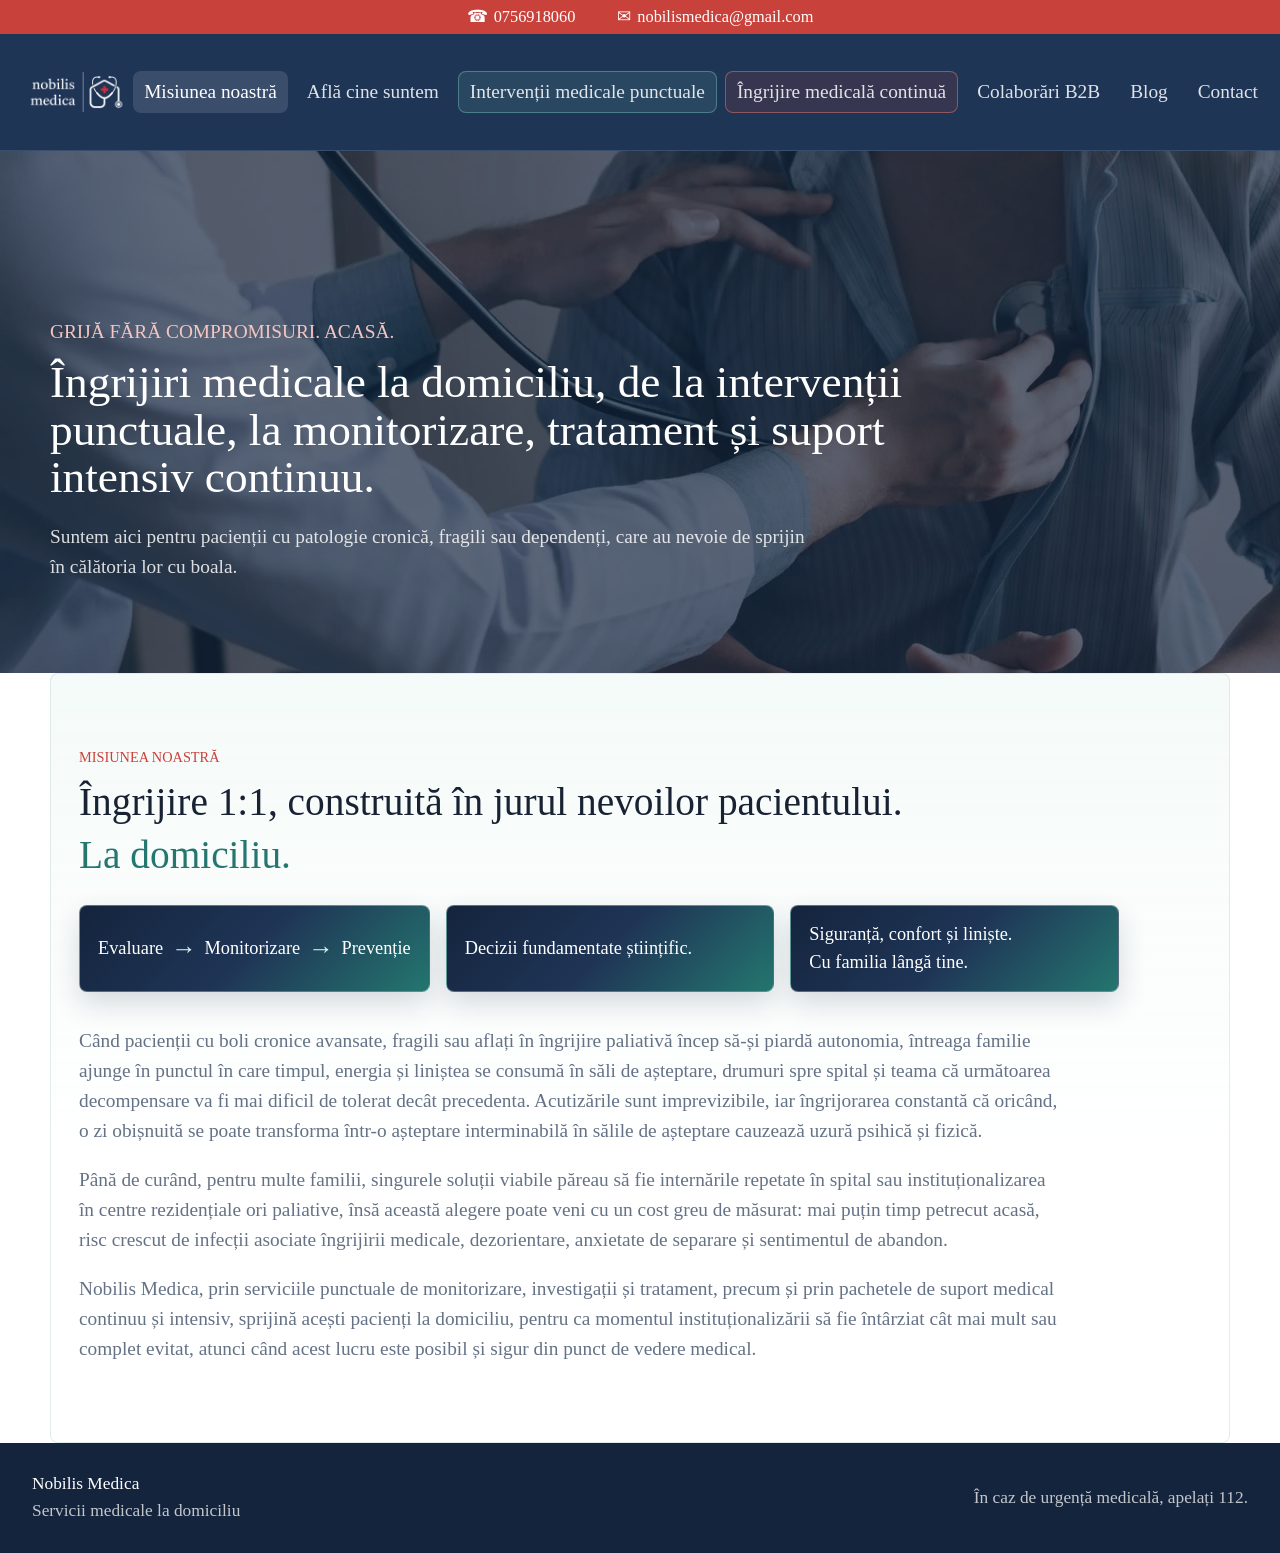
<file: index.html>
<!doctype html>
<html lang="ro">
  <head>
    <meta charset="utf-8" />
    <meta name="viewport" content="width=device-width, initial-scale=1.0" />
    <title>Nobilis Medica | Servicii medicale la domiciliu</title>
    <meta
      name="description"
      content="Nobilis Medica oferă îngrijiri medicale acasă, intervenții punctuale, tratamentul escarelor, protocoale perfuzabile și îngrijire medicală continuă."
    />
    <link rel="stylesheet" href="styles.css?v=20260610-logo-square" />
    <!-- Google Tag Manager -->
    <script async src="https://www.googletagmanager.com/gtm.js?id=GTM-59XRDFZ3"></script>
    <script>
      window.dataLayer = window.dataLayer || [];
      function gtag(){dataLayer.push(arguments);}
      gtag('js', new Date());
    </script>
    <!-- End Google Tag Manager -->
  </head>
  <body data-page="misiune">
    <div class="top-contact-bar" aria-label="Contact rapid">
      <a href="tel:0756918060"><span aria-hidden="true">☎</span> 0756918060</a>
      <a href="mailto:nobilismedica@gmail.com"><span aria-hidden="true">✉</span> nobilismedica@gmail.com</a>
    </div>
    <header class="site-header" data-header>
      <a class="brand" href="index.html" aria-label="Nobilis Medica">
        <img src="assets/nobilis-logo-square.png?v=20260703-logo-transparent" alt="Nobilis Medica" />
        <span>Nobilis Medica</span>
      </a>
      <button class="menu-toggle" type="button" aria-label="Deschide meniul" data-menu-toggle>
        <span></span>
        <span></span>
        <span></span>
      </button>
      <nav class="main-nav" data-nav>
        <a href="index.html">Misiunea noastră</a>
        <a href="cine-suntem.html">Află cine suntem</a>
        <a class="nav-highlight nav-highlight-services" href="interventii-punctuale.html">Intervenții medicale punctuale</a>
        <a class="nav-highlight nav-highlight-care" href="ingrijire-medicala-continua.html">Îngrijire medicală continuă</a>
        <a href="colaborari-b2b.html">Colaborări B2B</a>
        <a href="blog.html">Blog</a>
        <a href="contact.html">Contact</a>
      </nav>
    </header>

    <main>
<section id="misiune" class="page page-active" data-page>
        <section class="page-hero mission-hero">
          <div>
            <p class="eyebrow">Grijă fără compromisuri. Acasă.</p>
            <h1>Îngrijiri medicale la domiciliu, de la intervenții punctuale, la monitorizare, tratament și suport intensiv continuu.</h1>
            <p>
              Suntem aici pentru pacienții cu patologie cronică, fragili sau dependenți, care au nevoie de sprijin în călătoria lor cu boala.
            </p>
          </div>
        </section>
        <section class="section section-intro">
          <div class="section-kicker">Misiunea noastră</div>
          <h2 class="mission-statement">Îngrijire 1:1, construită în jurul nevoilor pacientului. <span>La domiciliu.</span></h2>
          <div class="mission-strip mission-strip-compact">
            <article class="mission-flow">
              <span>Evaluare</span>
              <span class="flow-arrow" aria-hidden="true">→</span>
              <span>Monitorizare</span>
              <span class="flow-arrow" aria-hidden="true">→</span>
              <span>Prevenție</span>
            </article>
            <article>Decizii fundamentate științific.</article>
            <article class="mission-stacked">
              <span>Siguranță, confort și liniște.</span>
              <span>Cu familia lângă tine.</span>
            </article>
          </div>
          <div class="mission-copy stack">
            <p>
              Când pacienții cu boli cronice avansate, fragili sau aflați în îngrijire paliativă încep să-și piardă autonomia,
              întreaga familie ajunge în punctul în care timpul, energia și liniștea se consumă în săli de așteptare, drumuri spre
              spital și teama că următoarea decompensare va fi mai dificil de tolerat decât precedenta. Acutizările sunt imprevizibile,
              iar îngrijorarea constantă că oricând, o zi obișnuită se poate transforma într-o așteptare interminabilă în sălile de
              așteptare cauzează uzură psihică și fizică.
            </p>
            <p>
              Până de curând, pentru multe familii, singurele soluții viabile păreau să fie internările repetate în spital sau
              instituționalizarea în centre rezidențiale ori paliative, însă această alegere poate veni cu un cost greu de măsurat:
              mai puțin timp petrecut acasă, risc crescut de infecții asociate îngrijirii medicale, dezorientare, anxietate de
              separare și sentimentul de abandon.
            </p>
            <p>
              Nobilis Medica, prin serviciile punctuale de monitorizare, investigații și tratament, precum și prin pachetele de suport
              medical continuu și intensiv, sprijină acești pacienți la domiciliu, pentru ca momentul instituționalizării să fie
              întârziat cât mai mult sau complet evitat, atunci când acest lucru este posibil și sigur din punct de vedere medical.
            </p>
          </div>
        </section>
      </section>
    </main>

    <footer class="site-footer">
      <div>
        <strong>Nobilis Medica</strong>
        <span>Servicii medicale la domiciliu</span>
      </div>
      <p>
        În caz de urgență medicală, apelați 112.
      </p>
    </footer>

    <script src="script.js?v=20260624-google-forms"></script>
  </body>
</html>
</file>
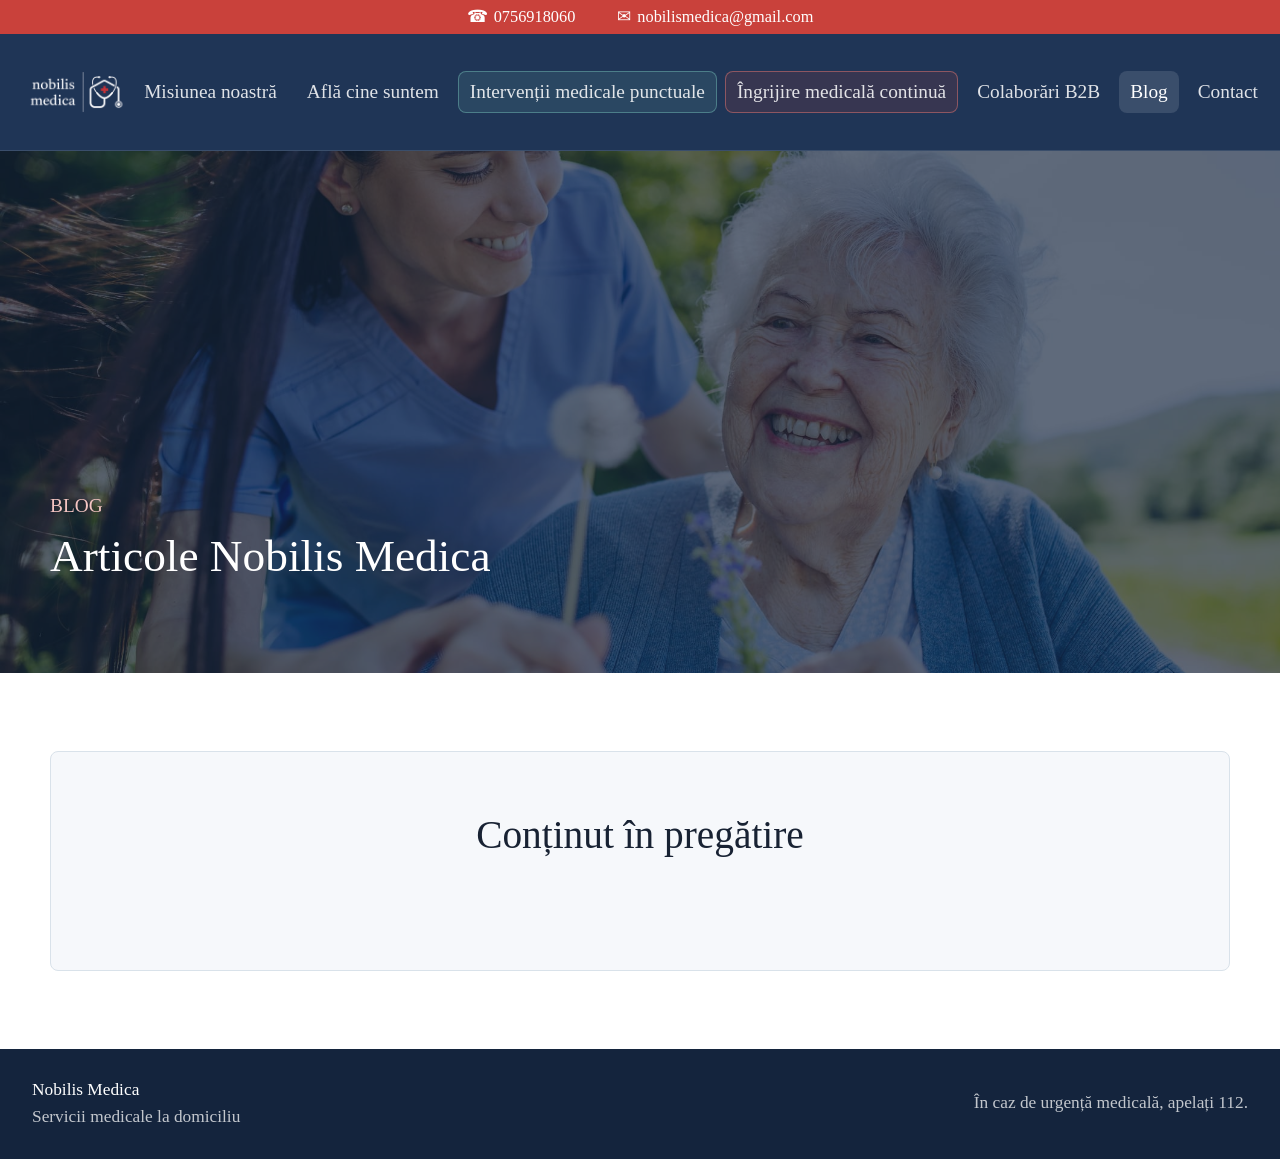
<file: blog.html>
<!doctype html>
<html lang="ro">
  <head>
    <meta charset="utf-8" />
    <meta name="viewport" content="width=device-width, initial-scale=1.0" />
    <title>Nobilis Medica | Servicii medicale la domiciliu</title>
    <meta
      name="description"
      content="Nobilis Medica oferă îngrijiri medicale acasă, intervenții punctuale, tratamentul escarelor, protocoale perfuzabile și îngrijire medicală continuă."
    />
    <link rel="stylesheet" href="styles.css?v=20260610-logo-square" />
    <!-- Google Tag Manager -->
    <script async src="https://www.googletagmanager.com/gtm.js?id=GTM-59XRDFZ3"></script>
    <script>
      window.dataLayer = window.dataLayer || [];
      function gtag(){dataLayer.push(arguments);}
      gtag('js', new Date());
    </script>
    <!-- End Google Tag Manager -->
  </head>
  <body data-page="blog">
    <div class="top-contact-bar" aria-label="Contact rapid">
      <a href="tel:0756918060"><span aria-hidden="true">☎</span> 0756918060</a>
      <a href="mailto:nobilismedica@gmail.com"><span aria-hidden="true">✉</span> nobilismedica@gmail.com</a>
    </div>
    <header class="site-header" data-header>
      <a class="brand" href="index.html" aria-label="Nobilis Medica">
        <img src="assets/nobilis-logo-square.png?v=20260703-logo-transparent" alt="Nobilis Medica" />
        <span>Nobilis Medica</span>
      </a>
      <button class="menu-toggle" type="button" aria-label="Deschide meniul" data-menu-toggle>
        <span></span>
        <span></span>
        <span></span>
      </button>
      <nav class="main-nav" data-nav>
        <a href="index.html">Misiunea noastră</a>
        <a href="cine-suntem.html">Află cine suntem</a>
        <a class="nav-highlight nav-highlight-services" href="interventii-punctuale.html">Intervenții medicale punctuale</a>
        <a class="nav-highlight nav-highlight-care" href="ingrijire-medicala-continua.html">Îngrijire medicală continuă</a>
        <a href="colaborari-b2b.html">Colaborări B2B</a>
        <a href="blog.html">Blog</a>
        <a href="contact.html">Contact</a>
      </nav>
    </header>

    <main>
<section id="blog" class="page page-active" data-page>
        <section class="page-hero blog-hero">
          <div>
            <p class="eyebrow">Blog</p>
            <h1>Articole Nobilis Medica</h1>
          </div>
        </section>
        <section class="section">
          <div class="blog-empty">
            <h2>Conținut în pregătire</h2>
            <p></p>
          </div>
        </section>
      </section>
    </main>

    <footer class="site-footer">
      <div>
        <strong>Nobilis Medica</strong>
        <span>Servicii medicale la domiciliu</span>
      </div>
      <p>
        În caz de urgență medicală, apelați 112.
      </p>
    </footer>

    <script src="script.js?v=20260624-google-forms"></script>
  </body>
</html>
</file>
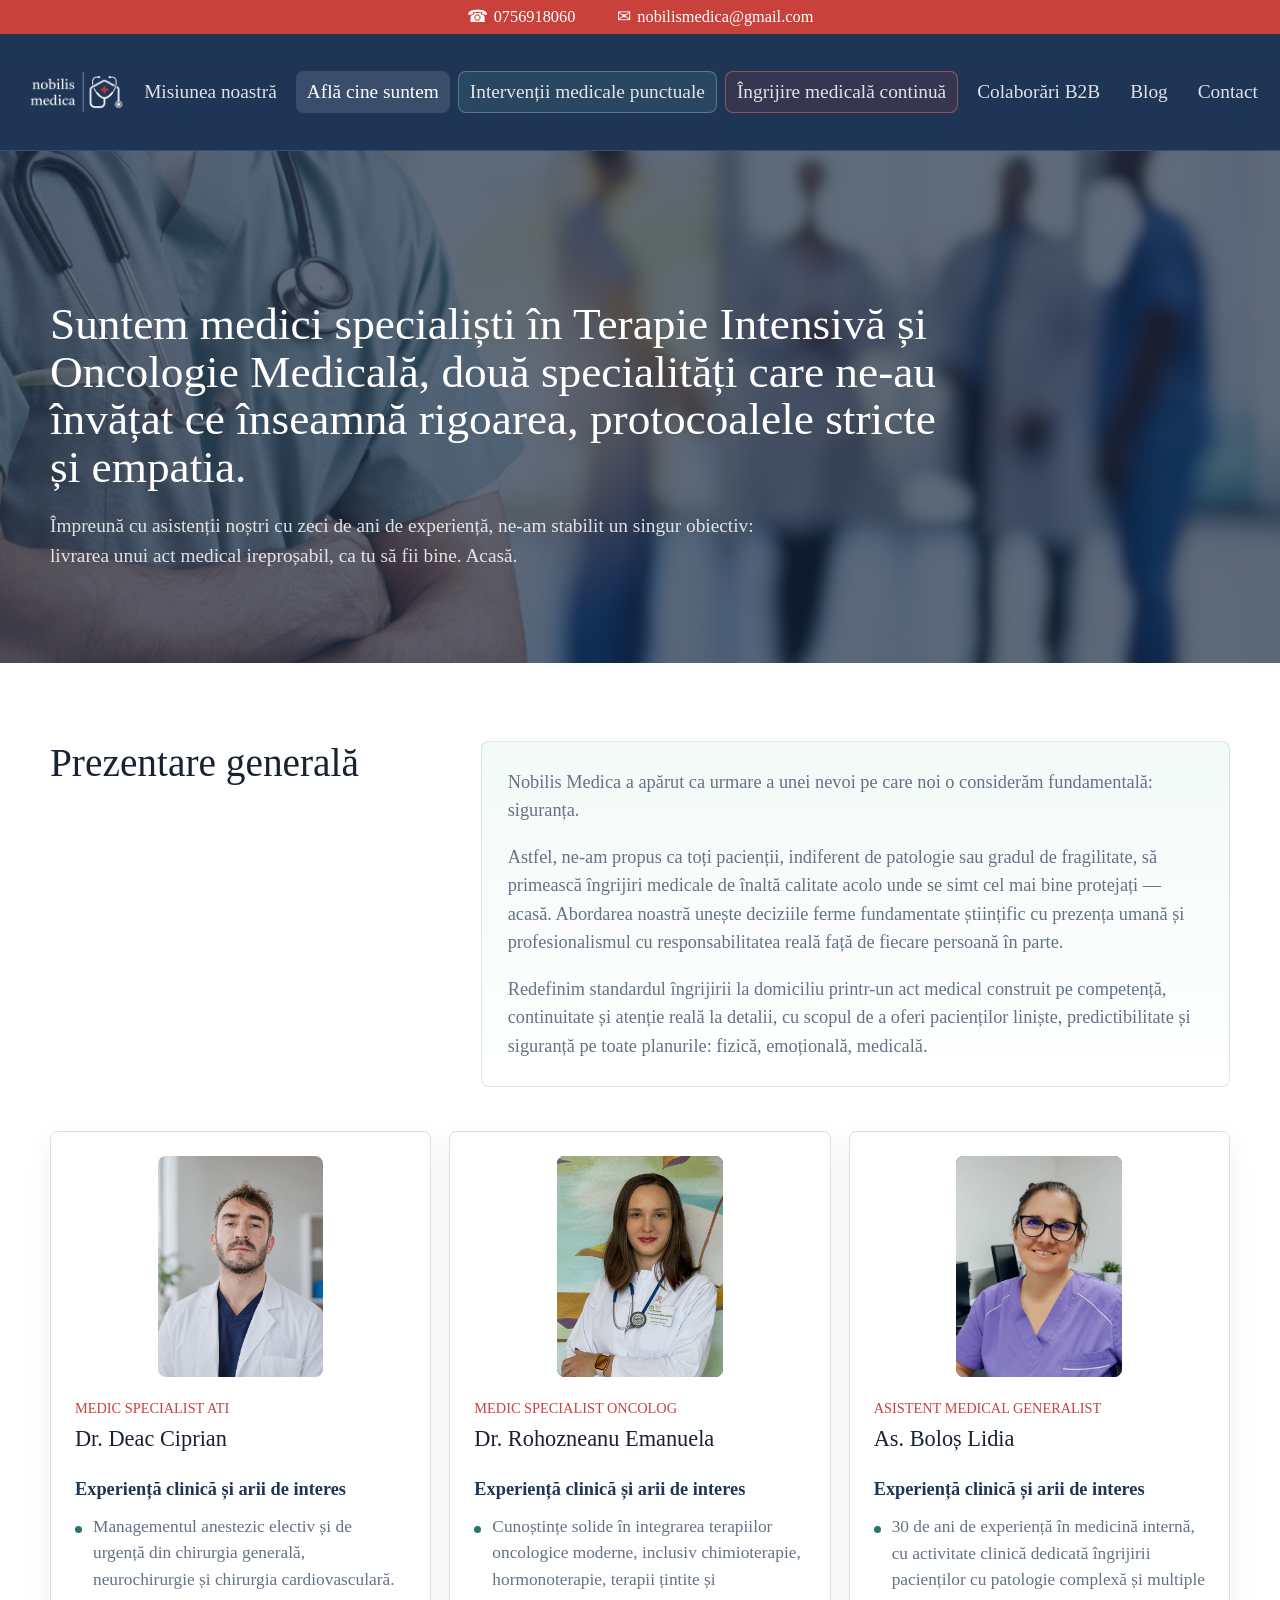
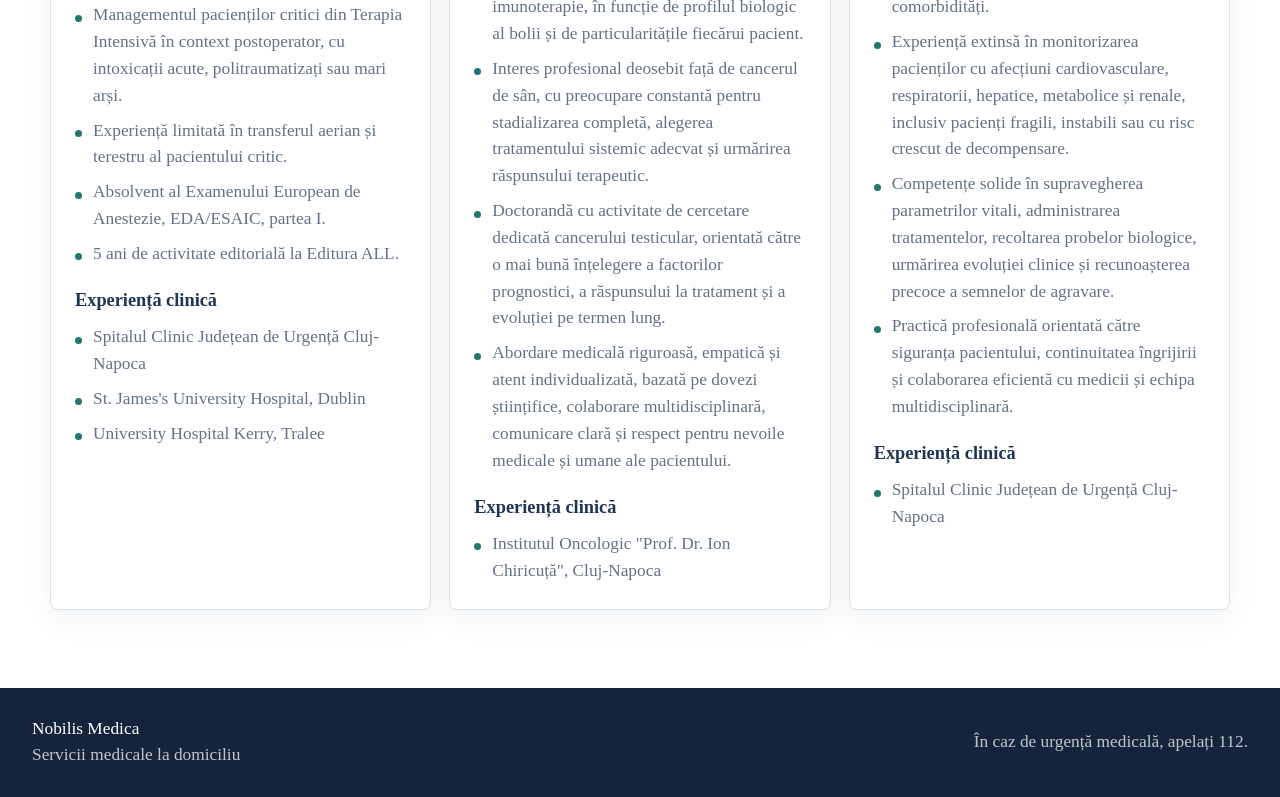
<file: cine-suntem.html>
<!doctype html>
<html lang="ro">
  <head>
    <meta charset="utf-8" />
    <meta name="viewport" content="width=device-width, initial-scale=1.0" />
    <title>Nobilis Medica | Servicii medicale la domiciliu</title>
    <meta
      name="description"
      content="Nobilis Medica oferă îngrijiri medicale acasă, intervenții punctuale, tratamentul escarelor, protocoale perfuzabile și îngrijire medicală continuă."
    />
    <link rel="stylesheet" href="styles.css?v=20260610-logo-square" />
    <!-- Google Tag Manager -->
    <script async src="https://www.googletagmanager.com/gtm.js?id=GTM-59XRDFZ3"></script>
    <script>
      window.dataLayer = window.dataLayer || [];
      function gtag(){dataLayer.push(arguments);}
      gtag('js', new Date());
    </script>
    <!-- End Google Tag Manager -->
  </head>
  <body data-page="cine-suntem">
    <div class="top-contact-bar" aria-label="Contact rapid">
      <a href="tel:0756918060"><span aria-hidden="true">☎</span> 0756918060</a>
      <a href="mailto:nobilismedica@gmail.com"><span aria-hidden="true">✉</span> nobilismedica@gmail.com</a>
    </div>
    <header class="site-header" data-header>
      <a class="brand" href="index.html" aria-label="Nobilis Medica">
        <img src="assets/nobilis-logo-square.png?v=20260703-logo-transparent" alt="Nobilis Medica" />
        <span>Nobilis Medica</span>
      </a>
      <button class="menu-toggle" type="button" aria-label="Deschide meniul" data-menu-toggle>
        <span></span>
        <span></span>
        <span></span>
      </button>
      <nav class="main-nav" data-nav>
        <a href="index.html">Misiunea noastră</a>
        <a href="cine-suntem.html">Află cine suntem</a>
        <a class="nav-highlight nav-highlight-services" href="interventii-punctuale.html">Intervenții medicale punctuale</a>
        <a class="nav-highlight nav-highlight-care" href="ingrijire-medicala-continua.html">Îngrijire medicală continuă</a>
        <a href="colaborari-b2b.html">Colaborări B2B</a>
        <a href="blog.html">Blog</a>
        <a href="contact.html">Contact</a>
      </nav>
    </header>

    <main>
<section id="cine-suntem" class="page page-active" data-page>
        <section class="page-hero compact-hero about-hero">
          <div>
            <h1>Suntem medici specialiști în Terapie Intensivă și Oncologie Medicală, două specialități <span class="nowrap">care ne-au</span> învățat ce înseamnă rigoarea, protocoalele stricte și empatia.</h1>
            <p>
              Împreună cu asistenții noștri cu zeci de ani de experiență, ne-am stabilit un singur obiectiv: livrarea unui act medical
              ireproșabil, ca tu să fii bine. Acasă.
            </p>
          </div>
        </section>
        <section class="section">
          <div class="text-grid about-intro">
            <h2>Prezentare generală</h2>
            <div class="stack">
              <p>
                Nobilis Medica a apărut ca urmare a unei nevoi pe care noi o considerăm fundamentală: <strong>siguranța</strong>.
              </p>
              <p>
                Astfel, ne-am propus ca toți pacienții, indiferent de patologie sau gradul de fragilitate, să primească îngrijiri medicale
                de înaltă calitate acolo unde se simt cel mai bine protejați — acasă. Abordarea noastră unește deciziile ferme fundamentate
                științific cu prezența umană și profesionalismul cu responsabilitatea reală față de fiecare persoană în parte.
              </p>
              <p>
                Redefinim standardul îngrijirii la domiciliu printr-un act medical construit pe competență, continuitate și
                atenție reală la detalii, cu scopul de a oferi pacienților liniște, predictibilitate și siguranță pe toate planurile:
                <strong>fizică, emoțională, medicală</strong>.
              </p>
            </div>
          </div>
          <div class="team-grid">
            <article class="team-card">
              <div class="team-photo-wrap">
                <img class="team-photo deac-photo" src="assets/team-dr-deac-ciprian.png" alt="Dr. Deac Ciprian" />
              </div>
              <div>
                <p class="team-role">Medic specialist ATI</p>
                <h3>Dr. Deac Ciprian</h3>
                <h4>Experiență clinică și arii de interes</h4>
                <ul class="compact-list team-detail-list">
                  <li>Managementul anestezic electiv și de urgență din chirurgia generală, neurochirurgie și chirurgia cardiovasculară.</li>
                  <li>Managementul pacienților critici din Terapia Intensivă în context postoperator, cu intoxicații acute, politraumatizați sau mari arși.</li>
                  <li>Experiență limitată în transferul aerian și terestru al pacientului critic.</li>
                  <li>Absolvent al Examenului European de Anestezie, EDA/ESAIC, partea I.</li>
                  <li>5 ani de activitate editorială la Editura ALL.</li>
                </ul>
                <h4>Experiență clinică</h4>
                <ul class="compact-list team-detail-list">
                  <li>Spitalul Clinic Județean de Urgență Cluj-Napoca</li>
                  <li>St. James's University Hospital, Dublin</li>
                  <li>University Hospital Kerry, Tralee</li>
                </ul>
              </div>
            </article>
            <article class="team-card">
              <div class="team-photo-wrap">
                <img class="team-photo rohozneanu-photo" src="assets/team-dr-rohozneanu-emanuela.png" alt="Dr. Rohozneanu Emanuela" />
              </div>
              <div>
                <p class="team-role">Medic specialist oncolog</p>
                <h3>Dr. Rohozneanu Emanuela</h3>
                <h4>Experiență clinică și arii de interes</h4>
                <ul class="compact-list team-detail-list">
                  <li>Cunoștințe solide în integrarea terapiilor oncologice moderne, inclusiv chimioterapie, hormonoterapie, terapii țintite și imunoterapie, în funcție de profilul biologic al bolii și de particularitățile fiecărui pacient.</li>
                  <li>Interes profesional deosebit față de cancerul de sân, cu preocupare constantă pentru stadializarea completă, alegerea tratamentului sistemic adecvat și urmărirea răspunsului terapeutic.</li>
                  <li>Doctorandă cu activitate de cercetare dedicată cancerului testicular, orientată către o mai bună înțelegere a factorilor prognostici, a răspunsului la tratament și a evoluției pe termen lung.</li>
                  <li>Abordare medicală riguroasă, empatică și atent individualizată, bazată pe dovezi științifice, colaborare multidisciplinară, comunicare clară și respect pentru nevoile medicale și umane ale pacientului.</li>
                </ul>
                <h4>Experiență clinică</h4>
                <ul class="compact-list team-detail-list">
                  <li>Institutul Oncologic "Prof. Dr. Ion Chiricuță", Cluj-Napoca</li>
                </ul>
              </div>
            </article>
            <article class="team-card">
              <div class="team-photo-wrap">
                <img class="team-photo bolos-photo" src="assets/team-as-bolos-lidia.png" alt="As. Boloș Lidia" />
              </div>
              <div>
                <p class="team-role">Asistent medical generalist</p>
                <h3>As. Boloș Lidia</h3>
                <h4>Experiență clinică și arii de interes</h4>
                <ul class="compact-list team-detail-list">
                  <li>30 de ani de experiență în medicină internă, cu activitate clinică dedicată îngrijirii pacienților cu patologie complexă și multiple comorbidități.</li>
                  <li>Experiență extinsă în monitorizarea pacienților cu afecțiuni cardiovasculare, respiratorii, hepatice, metabolice și renale, inclusiv pacienți fragili, instabili sau cu risc crescut de decompensare.</li>
                  <li>Competențe solide în supravegherea parametrilor vitali, administrarea tratamentelor, recoltarea probelor biologice, urmărirea evoluției clinice și recunoașterea precoce a semnelor de agravare.</li>
                  <li>Practică profesională orientată către siguranța pacientului, continuitatea îngrijirii și colaborarea eficientă cu medicii și echipa multidisciplinară.</li>
                </ul>
                <h4>Experiență clinică</h4>
                <ul class="compact-list team-detail-list">
                  <li>Spitalul Clinic Județean de Urgență Cluj-Napoca</li>
                </ul>
              </div>
            </article>
          </div>
        </section>
      </section>
    </main>

    <footer class="site-footer">
      <div>
        <strong>Nobilis Medica</strong>
        <span>Servicii medicale la domiciliu</span>
      </div>
      <p>
        În caz de urgență medicală, apelați 112.
      </p>
    </footer>

    <script src="script.js?v=20260624-google-forms"></script>
  </body>
</html>
</file>
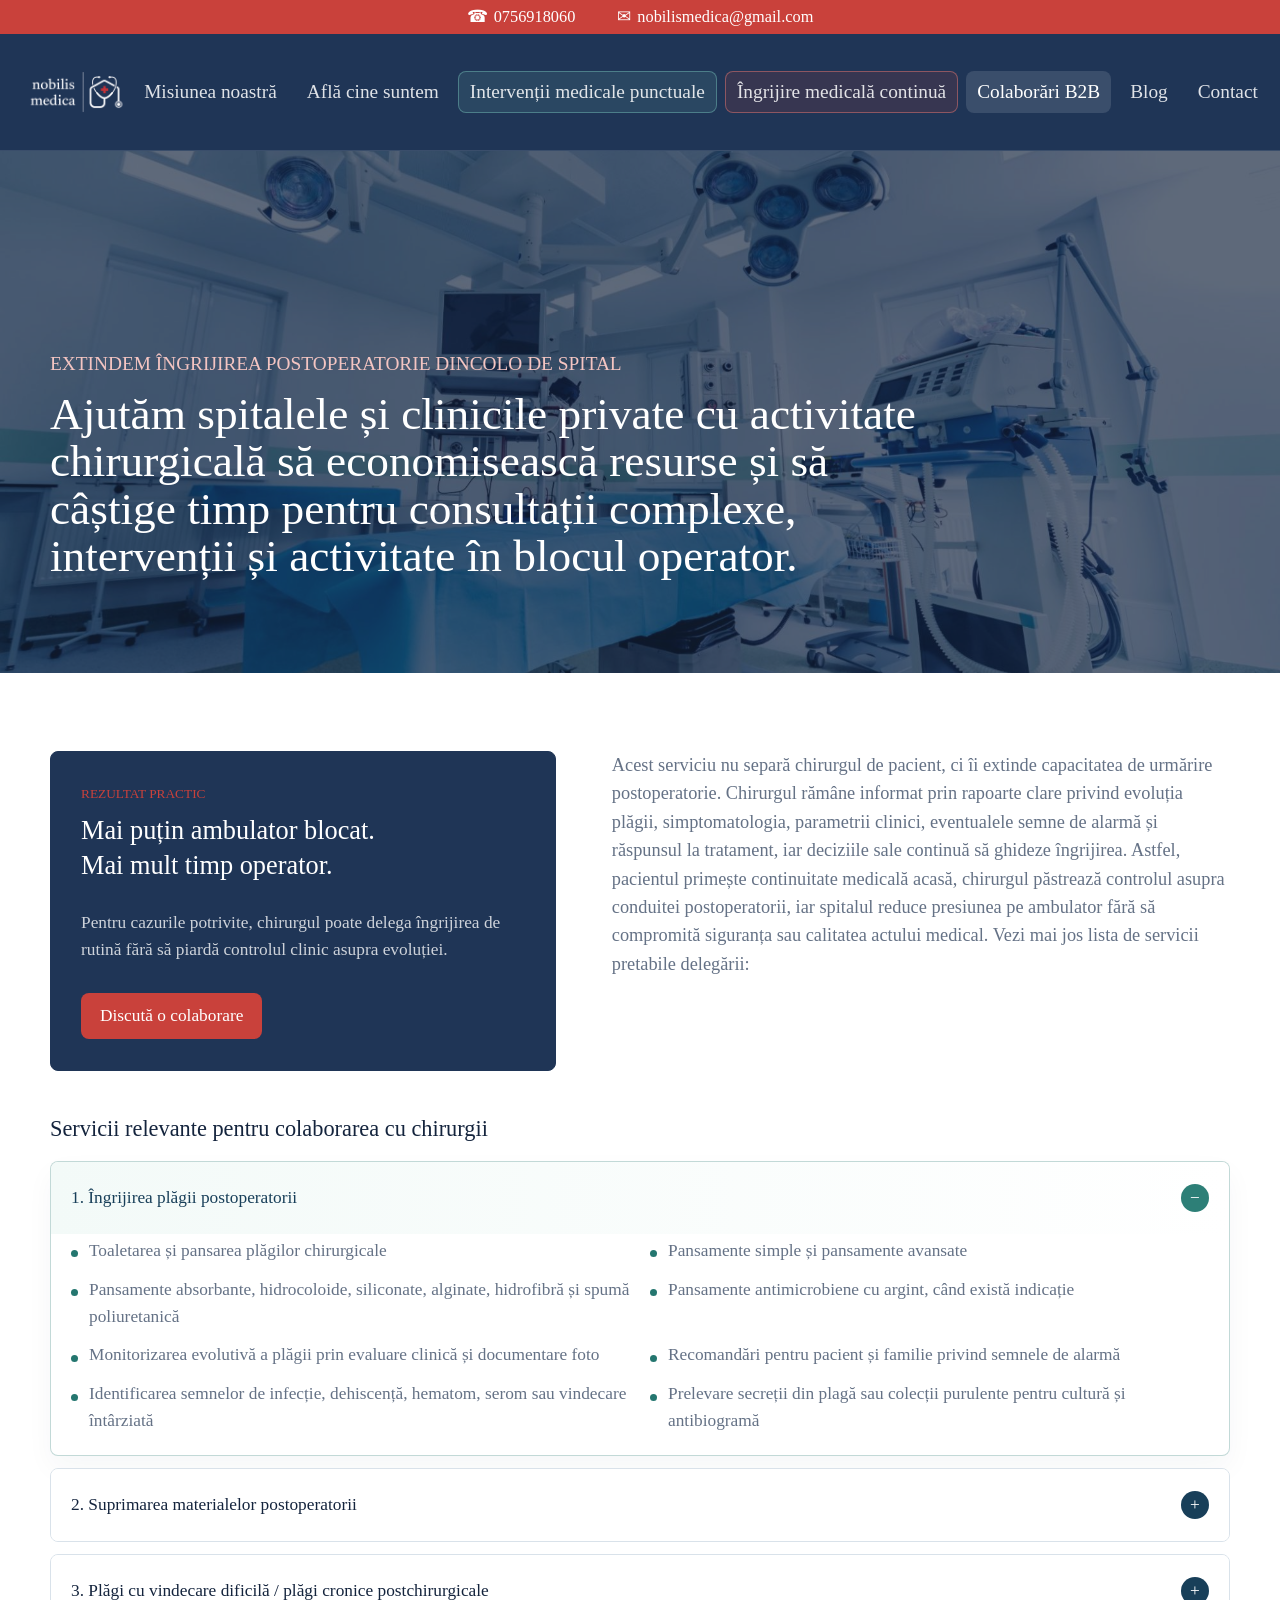
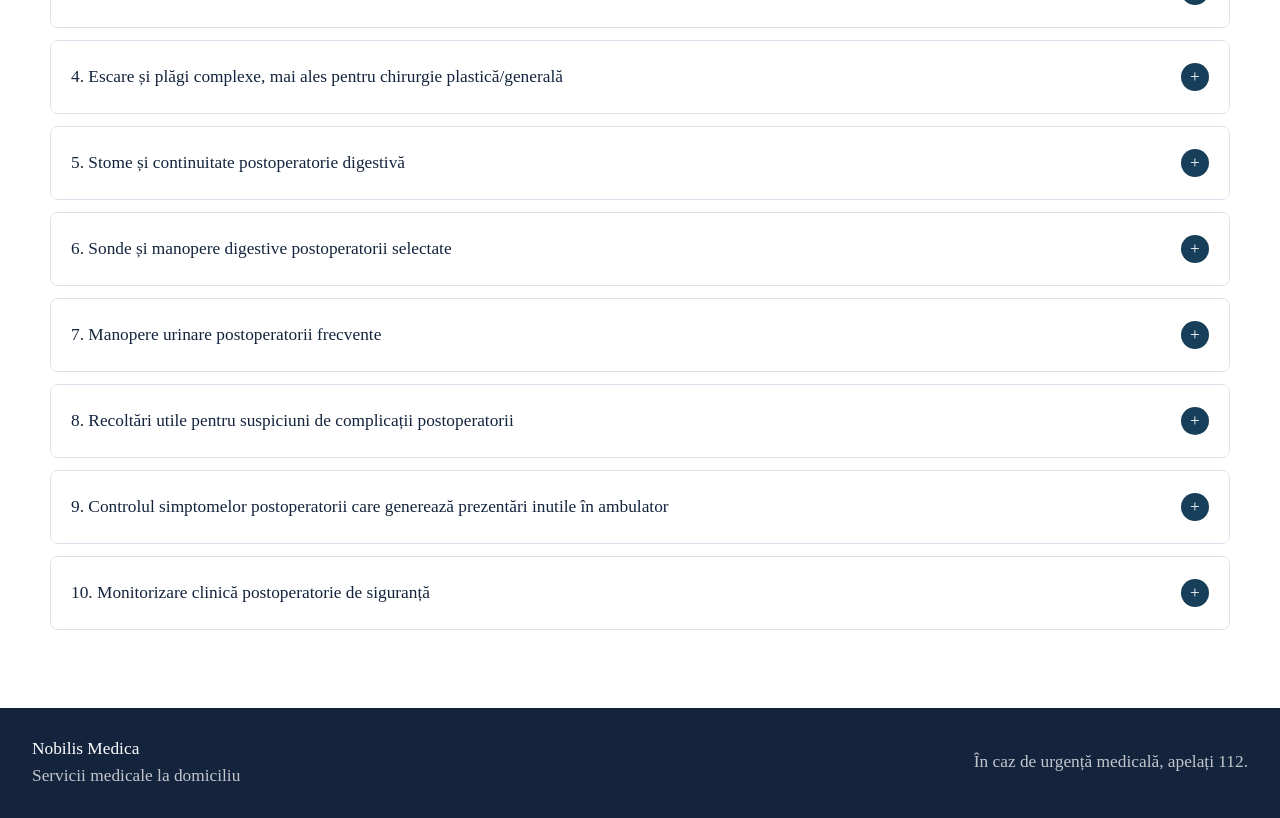
<file: colaborari-b2b.html>
<!doctype html>
<html lang="ro">
  <head>
    <meta charset="utf-8" />
    <meta name="viewport" content="width=device-width, initial-scale=1.0" />
    <title>Nobilis Medica | Servicii medicale la domiciliu</title>
    <meta
      name="description"
      content="Nobilis Medica oferă îngrijiri medicale acasă, intervenții punctuale, tratamentul escarelor, protocoale perfuzabile și îngrijire medicală continuă."
    />
    <link rel="stylesheet" href="styles.css?v=20260610-logo-square" />
    <!-- Google Tag Manager -->
    <script async src="https://www.googletagmanager.com/gtm.js?id=GTM-59XRDFZ3"></script>
    <script>
      window.dataLayer = window.dataLayer || [];
      function gtag(){dataLayer.push(arguments);}
      gtag('js', new Date());
    </script>
    <!-- End Google Tag Manager -->
  </head>
  <body data-page="colaborari">
    <div class="top-contact-bar" aria-label="Contact rapid">
      <a href="tel:0756918060"><span aria-hidden="true">☎</span> 0756918060</a>
      <a href="mailto:nobilismedica@gmail.com"><span aria-hidden="true">✉</span> nobilismedica@gmail.com</a>
    </div>
    <header class="site-header" data-header>
      <a class="brand" href="index.html" aria-label="Nobilis Medica">
        <img src="assets/nobilis-logo-square.png?v=20260703-logo-transparent" alt="Nobilis Medica" />
        <span>Nobilis Medica</span>
      </a>
      <button class="menu-toggle" type="button" aria-label="Deschide meniul" data-menu-toggle>
        <span></span>
        <span></span>
        <span></span>
      </button>
      <nav class="main-nav" data-nav>
        <a href="index.html">Misiunea noastră</a>
        <a href="cine-suntem.html">Află cine suntem</a>
        <a class="nav-highlight nav-highlight-services" href="interventii-punctuale.html">Intervenții medicale punctuale</a>
        <a class="nav-highlight nav-highlight-care" href="ingrijire-medicala-continua.html">Îngrijire medicală continuă</a>
        <a href="colaborari-b2b.html">Colaborări B2B</a>
        <a href="blog.html">Blog</a>
        <a href="contact.html">Contact</a>
      </nav>
    </header>

    <main>
<section id="colaborari" class="page page-active" data-page>
        <section class="page-hero collaborations-hero">
          <div>
            <p class="eyebrow">Extindem îngrijirea postoperatorie dincolo de spital</p>
            <h1>
              Ajutăm spitalele și clinicile private cu activitate chirurgicală să economisească resurse și să câștige timp pentru consultații
              complexe, intervenții și activitate în blocul operator.
            </h1>
          </div>
        </section>
        <section class="section">
          <div class="text-grid">
            <article class="collab-panel collab-panel-lead">
              <span>Rezultat practic</span>
              <h3>Mai puțin ambulator blocat.<br />Mai mult timp operator.</h3>
              <p>
                Pentru cazurile potrivite, chirurgul poate delega îngrijirea de rutină fără să piardă controlul clinic asupra evoluției.
              </p>
              <a class="button button-primary" href="contact.html">Discută o colaborare</a>
            </article>
            <div class="stack">
              <p>
                Acest serviciu nu separă chirurgul de pacient, ci îi extinde capacitatea de urmărire postoperatorie. Chirurgul rămâne informat
                prin rapoarte clare privind evoluția plăgii, simptomatologia, parametrii clinici, eventualele semne de alarmă și răspunsul la
                tratament, iar deciziile sale continuă să ghideze îngrijirea. Astfel, pacientul primește continuitate medicală acasă, chirurgul
                păstrează controlul asupra conduitei postoperatorii, iar spitalul reduce presiunea pe ambulator fără să compromită siguranța sau
                calitatea actului medical. Vezi mai jos lista de servicii pretabile delegării:
              </p>
            </div>
          </div>
          <div class="collab-services">
            <h3>Servicii relevante pentru colaborarea cu chirurgii</h3>
            <div class="accordion-list collab-service-accordion" data-accordion>
              <article class="accordion-item open">
                <button type="button" aria-expanded="true">1. Îngrijirea plăgii postoperatorii</button>
                <div class="accordion-panel">
                  <ul class="check-list">
                    <li>Toaletarea și pansarea plăgilor chirurgicale</li>
                    <li>Pansamente simple și pansamente avansate</li>
                    <li>Pansamente absorbante, hidrocoloide, siliconate, alginate, hidrofibră și spumă poliuretanică</li>
                    <li>Pansamente antimicrobiene cu argint, când există indicație</li>
                    <li>Monitorizarea evolutivă a plăgii prin evaluare clinică și documentare foto</li>
                    <li>Recomandări pentru pacient și familie privind semnele de alarmă</li>
                    <li>Identificarea semnelor de infecție, dehiscență, hematom, serom sau vindecare întârziată</li>
                    <li>Prelevare secreții din plagă sau colecții purulente pentru cultură și antibiogramă</li>
                  </ul>
                </div>
              </article>

              <article class="accordion-item">
                <button type="button" aria-expanded="false">2. Suprimarea materialelor postoperatorii</button>
                <div class="accordion-panel">
                  <ul class="check-list">
                    <li>Extragerea firelor de sutură, a capselor și a broșelor Kirschner, atunci când este indicată de chirurg și tehnic fezabilă la domiciliu</li>
                  </ul>
                </div>
              </article>

              <article class="accordion-item">
                <button type="button" aria-expanded="false">3. Plăgi cu vindecare dificilă / plăgi cronice postchirurgicale</button>
                <div class="accordion-panel">
                  <ul class="check-list">
                    <li>Îngrijirea plăgilor infectate sau cu vindecare întârziată</li>
                    <li>Îngrijirea ulcerelor varicoase, acolo unde există indicație chirurgicală sau vasculară</li>
                    <li>Debridare conservatoare, când este potrivită</li>
                    <li>Evaluare pentru terapie cu presiune negativă / NPWT</li>
                    <li>Montare și schimbare pansament NPWT pentru plăgi profunde, cavitare sau exsudative</li>
                    <li>Monitorizare evolutivă și criterii clare de escaladare către chirurg sau spital</li>
                  </ul>
                </div>
              </article>

              <article class="accordion-item">
                <button type="button" aria-expanded="false">4. Escare și plăgi complexe, mai ales pentru chirurgie plastică/generală</button>
                <div class="accordion-panel">
                  <ul class="check-list">
                    <li>Evaluare medicală inițială escară + plan scris</li>
                    <li>Stadializarea escarelor</li>
                    <li>Măsurarea dimensiunilor și evaluarea profunzimii</li>
                    <li>Evaluarea necrozei, fibrinei, țesutului de granulație și exsudatului</li>
                    <li>Evaluarea durerii și a semnelor de infecție locală sau sistemică</li>
                    <li>Stabilirea frecvenței pansamentelor</li>
                    <li>Tratament escare grad 1–4</li>
                    <li>Pansamente simple sau complexe pentru escare</li>
                    <li>Pansamente cu argint pentru escare cu risc infecțios</li>
                    <li>NPWT pentru escare grad 3–4, în cazuri selectate</li>
                    <li>Monitorizare foto și raportare către chirurg</li>
                  </ul>
                </div>
              </article>

              <article class="accordion-item">
                <button type="button" aria-expanded="false">5. Stome și continuitate postoperatorie digestivă</button>
                <div class="accordion-panel">
                  <ul class="check-list">
                    <li>Toaletare aseptică și schimbarea pungii de colostomă</li>
                    <li>Verificarea permeabilității colostomei</li>
                    <li>Educația pacientului și familiei privind îngrijirea stomei</li>
                    <li>Identificarea semnelor de alarmă: ischemie, retracție, sângerare, iritație severă, lipsa tranzitului, durere sau secreții anormale</li>
                  </ul>
                </div>
              </article>

              <article class="accordion-item">
                <button type="button" aria-expanded="false">6. Sonde și manopere digestive postoperatorii selectate</button>
                <div class="accordion-panel">
                  <ul class="check-list">
                    <li>Montare sondă nazo-gastrică, dacă există indicație clară</li>
                    <li>Lavaj sondă nazo-gastrică</li>
                    <li>Clismă / microclismă</li>
                    <li>Extragere fecalom</li>
                    <li>Tușeu rectal în scop diagnostic, în contexte selectate</li>
                    <li>Evaluarea semnelor de alarmă digestive care impun contactarea chirurgului</li>
                  </ul>
                </div>
              </article>

              <article class="accordion-item">
                <button type="button" aria-expanded="false">7. Manopere urinare postoperatorii frecvente</button>
                <div class="accordion-panel">
                  <ul class="check-list">
                    <li>Sondaj vezical la bărbat și la femeie</li>
                    <li>Suprimarea sondei urinare și schimbarea pungii urinare</li>
                    <li>Lavaj vezical</li>
                    <li>Managementul retenției urinare: ecografie, montare sondă, monitorizare diureză</li>
                    <li>Prelevare urină pentru urocultură și transport la laborator</li>
                  </ul>
                </div>
              </article>

              <article class="accordion-item">
                <button type="button" aria-expanded="false">8. Recoltări utile pentru suspiciuni de complicații postoperatorii</button>
                <div class="accordion-panel">
                  <ul class="check-list">
                    <li>Prelevare secreții din plăgi / colecții purulente pentru cultură și antibiogramă</li>
                    <li>Prelevare urină pentru urocultură</li>
                    <li>Prelevare materii fecale pentru coprocultură, dacă există context digestiv relevant</li>
                    <li>Dozare toxine A/B pentru Clostridium difficile, mai ales după antibioticoterapie</li>
                    <li>Transportul probelor la laborator</li>
                    <li>Comunicarea rezultatelor către chirurg și pacient</li>
                  </ul>
                </div>
              </article>

              <article class="accordion-item">
                <button type="button" aria-expanded="false">9. Controlul simptomelor postoperatorii care generează prezentări inutile în ambulator</button>
                <div class="accordion-panel">
                  <ul class="check-list">
                    <li>Controlul durerii postoperatorii ușoare–moderate</li>
                    <li>Controlul durerii moderate sau intense, cu monitorizare atentă</li>
                    <li>Tratament antispastic pentru colici, contracturi sau dureri cu componentă spastică</li>
                    <li>Monitorizarea eficienței analgeziei și a toleranței digestive, renale și cardiovasculare</li>
                    <li>Controlul grețurilor și vărsăturilor postoperatorii</li>
                    <li>Suport în caz de aport oral redus și prevenirea deshidratării</li>
                    <li>Identificarea semnelor de alarmă care impun reevaluare chirurgicală</li>
                  </ul>
                </div>
              </article>

              <article class="accordion-item">
                <button type="button" aria-expanded="false">10. Monitorizare clinică postoperatorie de siguranță</button>
                <div class="accordion-panel">
                  <ul class="check-list">
                    <li>Evaluarea parametrilor respiratori: auscultație, inspecție, palpare, pulsoximetrie</li>
                    <li>Evaluarea parametrilor hemodinamici: puls, tensiune arterială, perfuzie periferică, timp de reumplere capilară</li>
                    <li>Evaluarea statusului volemic, când este relevant</li>
                    <li>Interpretarea analizelor de sânge în context postoperator</li>
                    <li>Monitorizarea toleranței la tratamente injectabile sau perfuzabile</li>
                    <li>Documentarea actului medical și transmiterea unui raport către chirurg</li>
                  </ul>
                </div>
              </article>
            </div>
          </div>
        </section>
      </section>
    </main>

    <footer class="site-footer">
      <div>
        <strong>Nobilis Medica</strong>
        <span>Servicii medicale la domiciliu</span>
      </div>
      <p>
        În caz de urgență medicală, apelați 112.
      </p>
    </footer>

    <script src="script.js?v=20260624-google-forms"></script>
  </body>
</html>
</file>
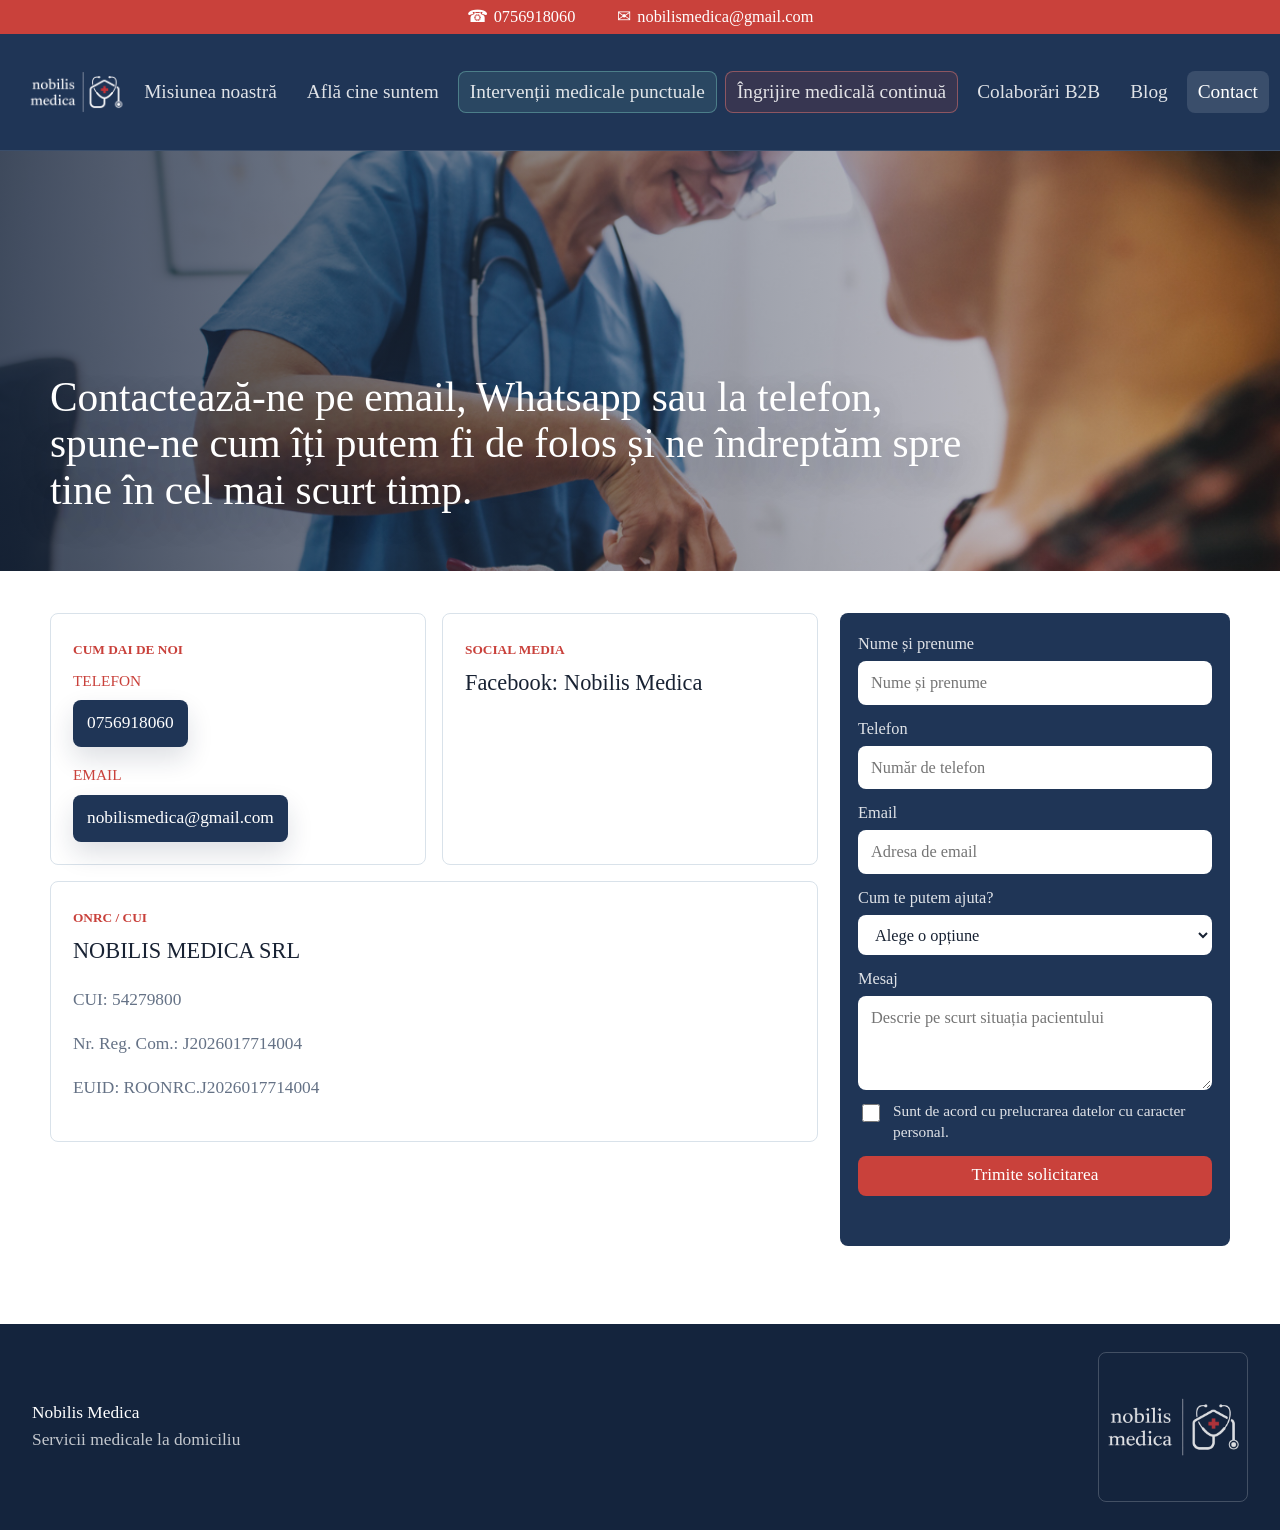
<file: contact.html>
<!doctype html>
<html lang="ro">
  <head>
    <meta charset="utf-8" />
    <meta name="viewport" content="width=device-width, initial-scale=1.0" />
    <title>Nobilis Medica | Servicii medicale la domiciliu</title>
    <meta
      name="description"
      content="Nobilis Medica oferă îngrijiri medicale acasă, intervenții punctuale, tratamentul escarelor, protocoale perfuzabile și îngrijire medicală continuă."
    />
    <link rel="stylesheet" href="styles.css?v=20260610-logo-square" />
    <!-- Google Tag Manager -->
    <script async src="https://www.googletagmanager.com/gtm.js?id=GTM-59XRDFZ3"></script>
    <script>
      window.dataLayer = window.dataLayer || [];
      function gtag(){dataLayer.push(arguments);}
      gtag('js', new Date());
    </script>
    <!-- End Google Tag Manager -->
  </head>
  <body data-page="contact">
    <div class="top-contact-bar" aria-label="Contact rapid">
      <a href="tel:0756918060"><span aria-hidden="true">☎</span> 0756918060</a>
      <a href="mailto:nobilismedica@gmail.com"><span aria-hidden="true">✉</span> nobilismedica@gmail.com</a>
    </div>
    <header class="site-header" data-header>
      <a class="brand" href="index.html" aria-label="Nobilis Medica">
        <img src="assets/nobilis-logo-square.png?v=20260703-logo-transparent" alt="Nobilis Medica" />
        <span>Nobilis Medica</span>
      </a>
      <button class="menu-toggle" type="button" aria-label="Deschide meniul" data-menu-toggle>
        <span></span>
        <span></span>
        <span></span>
      </button>
      <nav class="main-nav" data-nav>
        <a href="index.html">Misiunea noastră</a>
        <a href="cine-suntem.html">Află cine suntem</a>
        <a class="nav-highlight nav-highlight-services" href="interventii-punctuale.html">Intervenții medicale punctuale</a>
        <a class="nav-highlight nav-highlight-care" href="ingrijire-medicala-continua.html">Îngrijire medicală continuă</a>
        <a href="colaborari-b2b.html">Colaborări B2B</a>
        <a href="blog.html">Blog</a>
        <a href="contact.html">Contact</a>
      </nav>
    </header>

    <main>
<section id="contact" class="page page-active" data-page>
        <section class="contact-image-header" aria-label="Consult medical la domiciliu">
          <div>
            <h1>Contactează-ne pe email, Whatsapp sau la telefon, spune-ne cum îți putem fi de folos și ne îndreptăm spre tine în cel mai scurt timp.</h1>
          </div>
        </section>
        <section class="section contact-section">
          <div class="contact-grid">
            <article>
              <span>Cum dai de noi</span>
              <div class="contact-methods">
                <div class="contact-method">
                  <span class="contact-method-label">Telefon</span>
                  <a class="contact-box" href="tel:0756918060">0756918060</a>
                </div>
                <div class="contact-method">
                  <span class="contact-method-label">Email</span>
                  <a class="contact-box" href="mailto:nobilismedica@gmail.com">nobilismedica@gmail.com</a>
                </div>
              </div>
            </article>
            <article>
              <span>Social media</span>
              <h3 class="social-link-line">
                Facebook: <a href="https://www.facebook.com/profile.php?id=61590558777766" target="_blank" rel="noopener">Nobilis Medica</a>
              </h3>
            </article>
            <article class="contact-onrc">
              <span>ONRC / CUI</span>
              <h3>NOBILIS MEDICA SRL</h3>
              <p>CUI: 54279800</p>
              <p>Nr. Reg. Com.: J2026017714004</p>
              <p>EUID: ROONRC.J2026017714004</p>
            </article>
          </div>
          <form
            class="contact-form"
            data-contact-form
            data-google-form-action="https://docs.google.com/forms/d/e/1FAIpQLSdWXkFa8fqpkzXIzU4iw-j_RhOXXZUEmPIiw8gfAqS6ipThfg/formResponse"
            aria-label="Formular de contact"
          >
            <label>
              Nume și prenume
              <input type="text" name="Nume și prenume" placeholder="Nume și prenume" required />
            </label>
            <label>
              Telefon
              <input type="tel" name="Telefon" placeholder="Număr de telefon" required />
            </label>
            <label>
              Email
              <input type="email" name="Email" placeholder="Adresa de email" required />
            </label>
            <label>
              Cum te putem ajuta?
              <select name="Cum te putem ajuta?" required>
                <option value="" selected disabled>Alege o opțiune</option>
                <option>Evaluare inițială</option>
                <option>Servicii medicale punctuale</option>
                <option>Îngrijire medicală continuă</option>
                <option>Colaborare B2B</option>
                <option>Altă solicitare</option>
              </select>
            </label>
            <label>
              Mesaj
              <textarea rows="3" name="Mesaj" placeholder="Descrie pe scurt situația pacientului" required></textarea>
            </label>
            <label class="contact-consent">
              <input type="checkbox" name="Acord prelucrare date" value="Da" required />
              <span>Sunt de acord cu prelucrarea datelor cu caracter personal.</span>
            </label>
            <button class="button button-primary" type="submit">Trimite solicitarea</button>
            <p class="form-status" data-form-status aria-live="polite"></p>
          </form>
        </section>
      </section>
    </main>

    <footer class="site-footer">
      <div>
        <strong>Nobilis Medica</strong>
        <span>Servicii medicale la domiciliu</span>
      </div>
      <img class="footer-logo" src="assets/nobilis-logo-footer.png?v=20260703-logo-transparent" alt="Nobilis Medica" />
    </footer>

    <script src="script.js?v=20260624-google-forms"></script>
  </body>
</html>
</file>
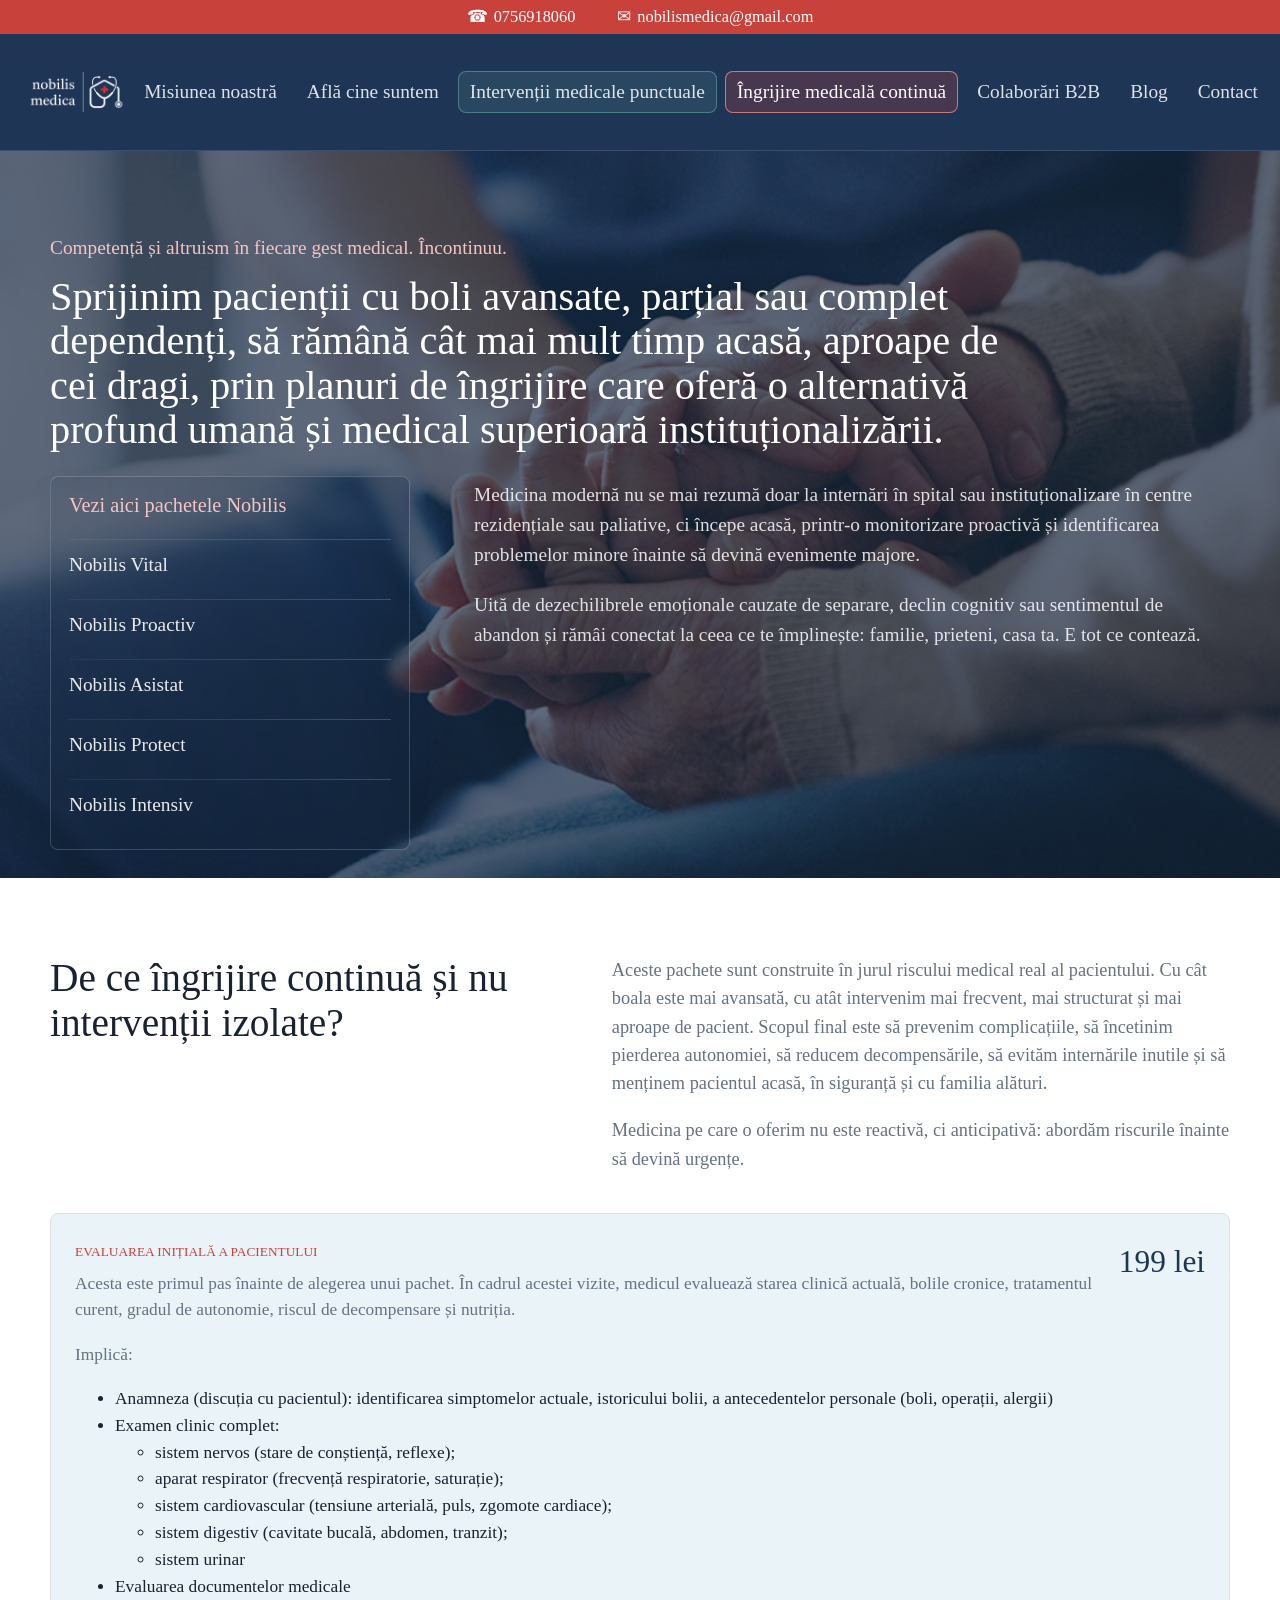
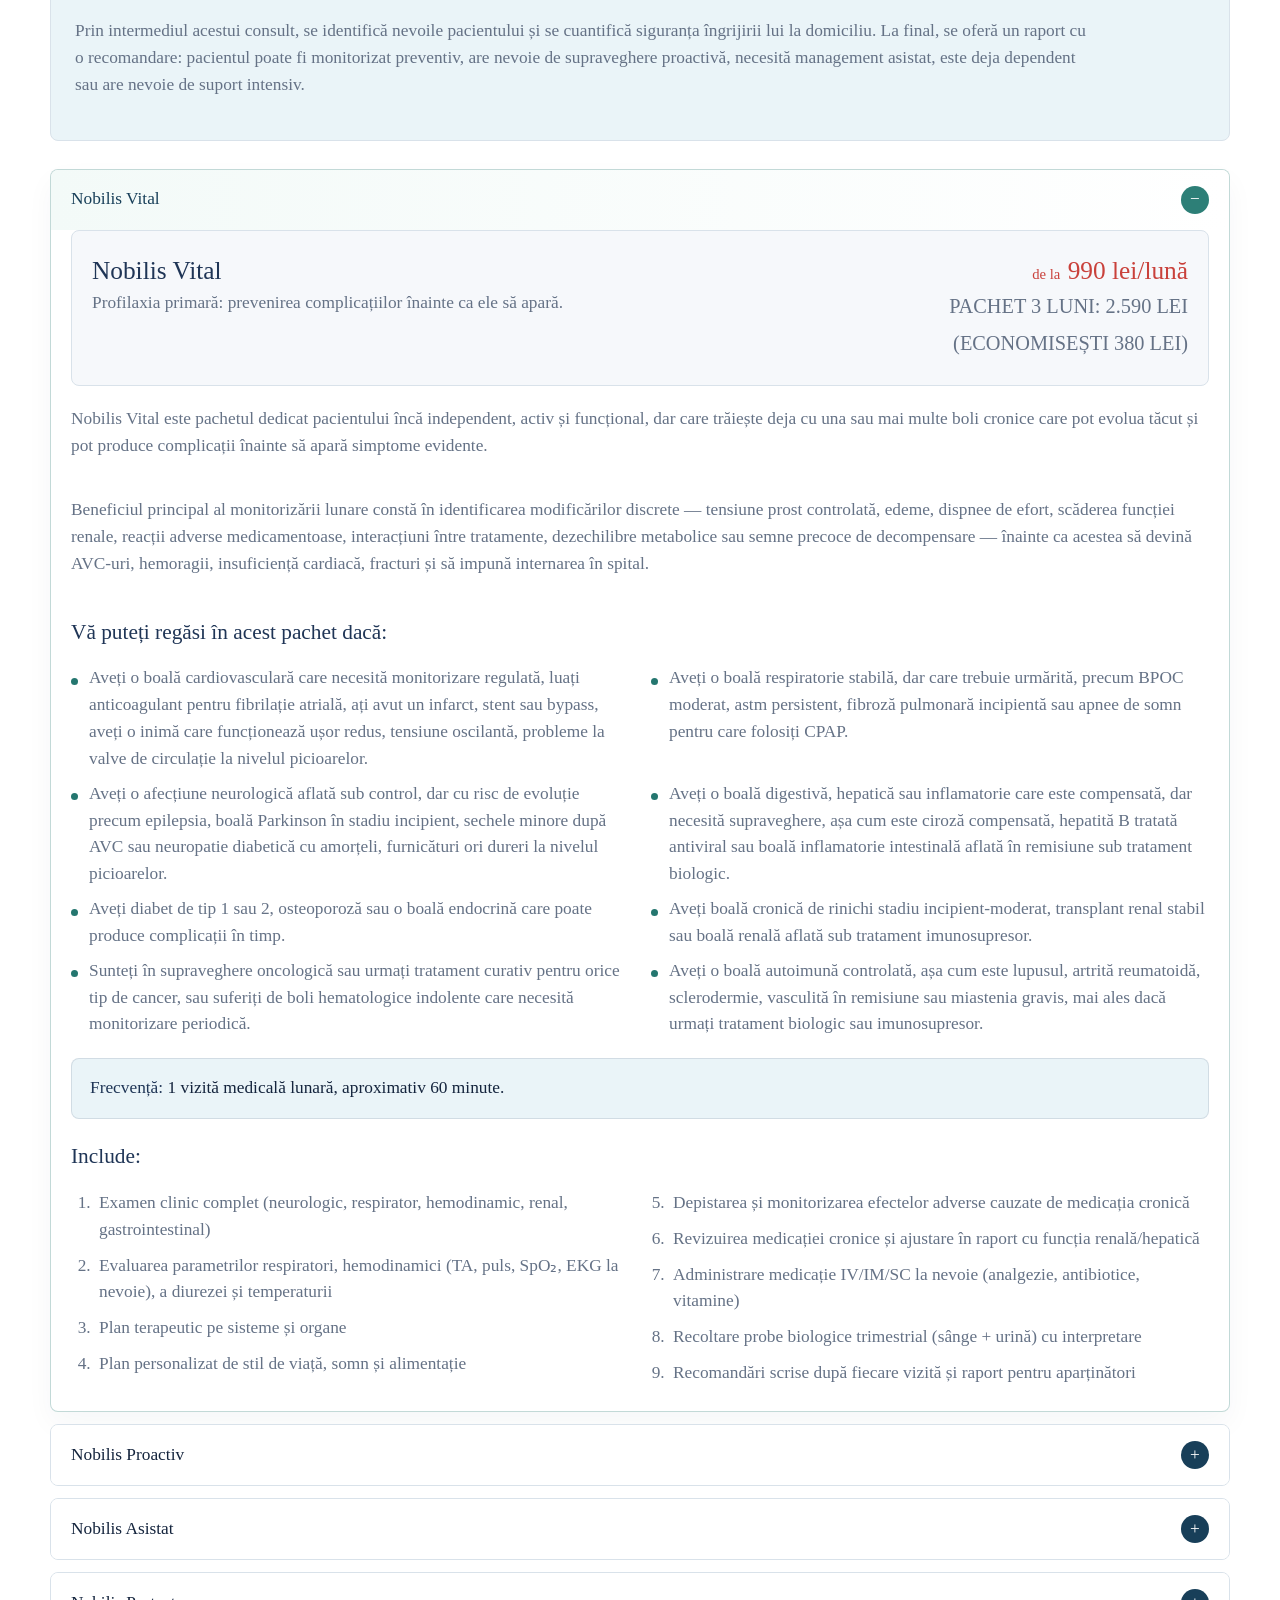
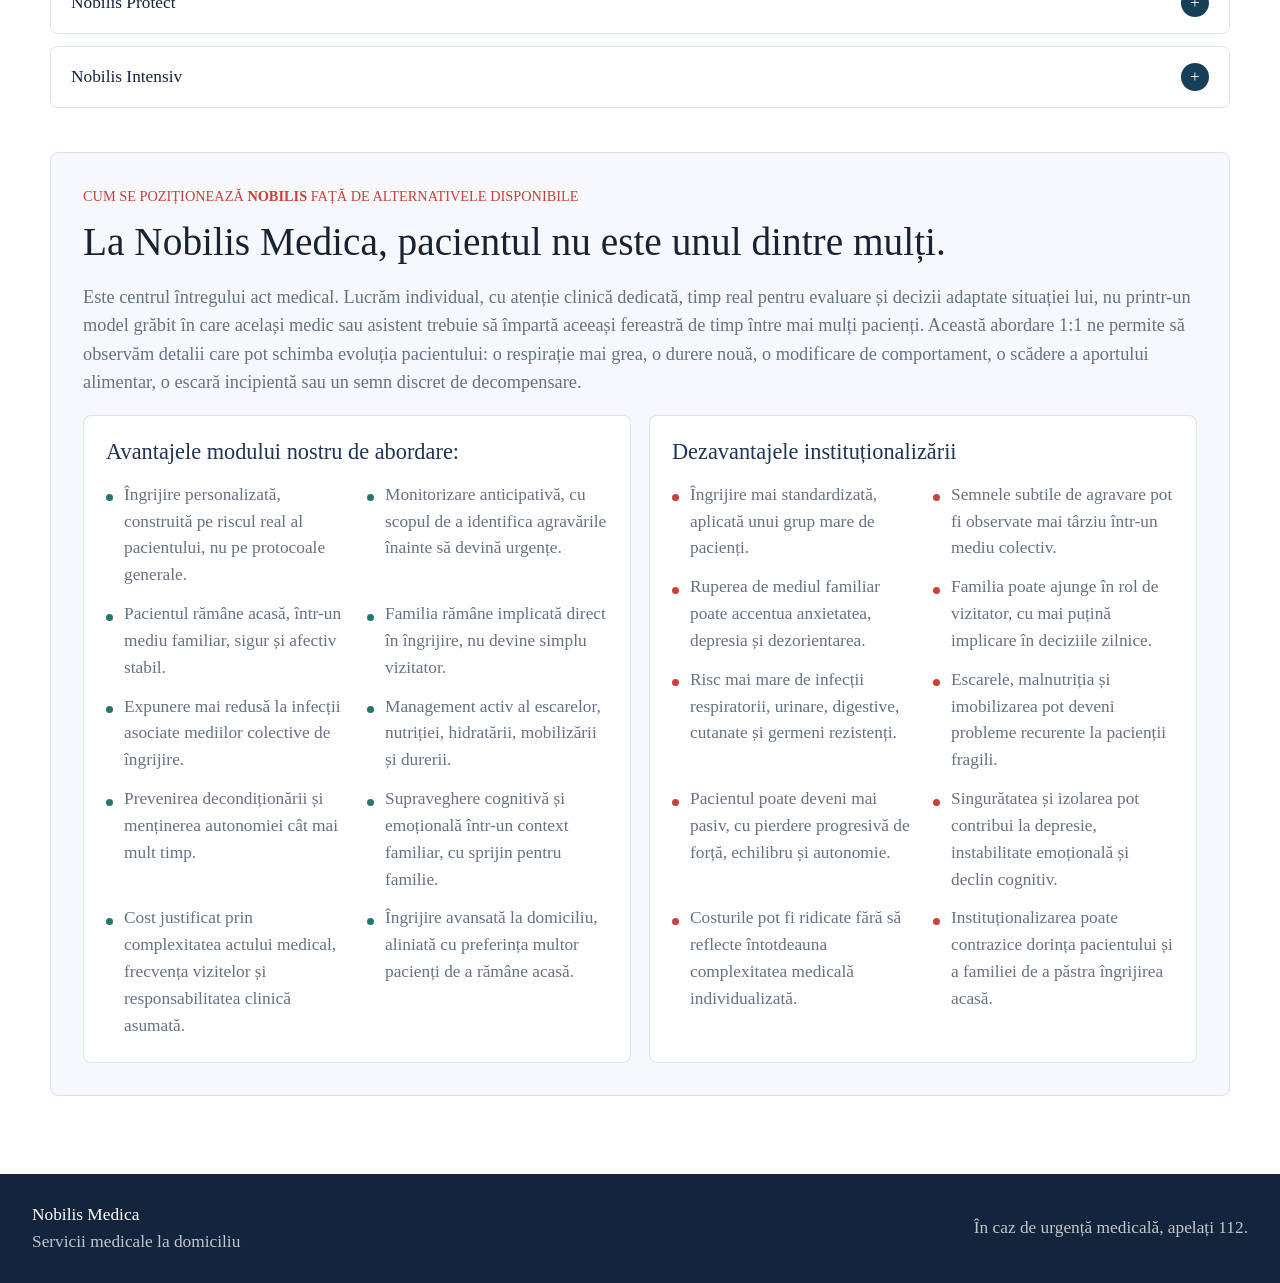
<file: ingrijire-medicala-continua.html>
<!doctype html>
<html lang="ro">
  <head>
    <meta charset="utf-8" />
    <meta name="viewport" content="width=device-width, initial-scale=1.0" />
    <title>Nobilis Medica | Servicii medicale la domiciliu</title>
    <meta
      name="description"
      content="Nobilis Medica oferă îngrijiri medicale acasă, intervenții punctuale, tratamentul escarelor, protocoale perfuzabile și îngrijire medicală continuă."
    />
    <link rel="stylesheet" href="styles.css?v=20260610-logo-square" />
    <!-- Google Tag Manager -->
    <script async src="https://www.googletagmanager.com/gtm.js?id=GTM-59XRDFZ3"></script>
    <script>
      window.dataLayer = window.dataLayer || [];
      function gtag(){dataLayer.push(arguments);}
      gtag('js', new Date());
    </script>
    <!-- End Google Tag Manager -->
  </head>
  <body data-page="abonamente">
    <div class="top-contact-bar" aria-label="Contact rapid">
      <a href="tel:0756918060"><span aria-hidden="true">☎</span> 0756918060</a>
      <a href="mailto:nobilismedica@gmail.com"><span aria-hidden="true">✉</span> nobilismedica@gmail.com</a>
    </div>
    <header class="site-header" data-header>
      <a class="brand" href="index.html" aria-label="Nobilis Medica">
        <img src="assets/nobilis-logo-square.png?v=20260703-logo-transparent" alt="Nobilis Medica" />
        <span>Nobilis Medica</span>
      </a>
      <button class="menu-toggle" type="button" aria-label="Deschide meniul" data-menu-toggle>
        <span></span>
        <span></span>
        <span></span>
      </button>
      <nav class="main-nav" data-nav>
        <a href="index.html">Misiunea noastră</a>
        <a href="cine-suntem.html">Află cine suntem</a>
        <a class="nav-highlight nav-highlight-services" href="interventii-punctuale.html">Intervenții medicale punctuale</a>
        <a class="nav-highlight nav-highlight-care" href="ingrijire-medicala-continua.html">Îngrijire medicală continuă</a>
        <a href="colaborari-b2b.html">Colaborări B2B</a>
        <a href="blog.html">Blog</a>
        <a href="contact.html">Contact</a>
      </nav>
    </header>

    <main>
<section id="abonamente" class="page page-active" data-page>
        <section class="page-hero packages-hero">
          <div class="packages-hero-content">
            <div class="packages-hero-main">
              <p class="eyebrow package-hero-eyebrow">Competență și altruism în fiecare gest medical. Încontinuu.</p>
              <h1 class="package-hero-title">Sprijinim pacienții cu boli avansate, parțial sau complet dependenți, să rămână cât mai mult timp acasă, aproape de cei dragi, prin planuri de îngrijire care oferă o alternativă profund umană și medical superioară instituționalizării.</h1>
            </div>
            <div class="packages-hero-lower">
              <div class="package-hero-nav" aria-label="Pachete de îngrijire">
                <span>Vezi aici pachetele Nobilis</span>
                <button type="button" data-package-target="package-vital">Nobilis Vital</button>
                <button type="button" data-package-target="package-proactive">Nobilis Proactiv</button>
                <button type="button" data-package-target="package-assisted">Nobilis Asistat</button>
                <button type="button" data-package-target="package-protect">Nobilis Protect</button>
                <button type="button" data-package-target="package-intensive">Nobilis Intensiv</button>
              </div>
              <div class="packages-hero-secondary">
                <p>
                  Medicina modernă nu se mai rezumă doar la internări în spital sau instituționalizare în centre rezidențiale sau paliative,
                  ci începe acasă, printr-o monitorizare proactivă și identificarea problemelor minore înainte să devină evenimente majore.
                </p>
                <p>
                  Uită de dezechilibrele emoționale cauzate de separare, declin cognitiv sau sentimentul de abandon și rămâi conectat la
                  ceea ce te împlinește: familie, prieteni, casa ta. <span class="nowrap">E tot ce contează.</span>
                </p>
              </div>
            </div>
          </div>
        </section>
        <section class="section packages-detail-section">
          <div class="text-grid">
            <h2>De ce îngrijire continuă și nu intervenții izolate?</h2>
            <div class="stack">
              <p>
                Aceste pachete sunt construite în jurul riscului medical real al pacientului. Cu cât boala este mai avansată,
                cu atât intervenim mai frecvent, mai structurat și mai aproape de pacient. Scopul final este să prevenim complicațiile,
                să încetinim pierderea autonomiei, să reducem decompensările, să evităm internările inutile și să menținem pacientul
                acasă, în siguranță și cu familia alături.
              </p>
              <p>
                Medicina pe care o oferim nu este reactivă, ci anticipativă: abordăm riscurile înainte să devină urgențe.
              </p>
            </div>
          </div>

          <div class="evaluation-card evaluation-card-detailed">
            <div>
              <span>Evaluarea inițială a pacientului</span>
              <p>
                Acesta este primul pas înainte de alegerea unui pachet. În cadrul acestei vizite, medicul evaluează starea clinică actuală, bolile cronice, tratamentul curent, gradul de autonomie, riscul de decompensare și nutriția.
              </p>
              <p>Implică:</p>
              <ul class="evaluation-list">
                <li>Anamneza (discuția cu pacientul): identificarea simptomelor actuale, istoricului bolii, a antecedentelor personale (boli, operații, alergii)</li>
                <li>
                  Examen clinic complet:
                  <ul>
                    <li>sistem nervos (stare de conștiență, reflexe);</li>
                    <li>aparat respirator (frecvență respiratorie, saturație);</li>
                    <li>sistem cardiovascular (tensiune arterială, puls, zgomote cardiace);</li>
                    <li>sistem digestiv (cavitate bucală, abdomen, tranzit);</li>
                    <li>sistem urinar</li>
                  </ul>
                </li>
                <li>Evaluarea documentelor medicale</li>
              </ul>
              <p>
                Prin intermediul acestui consult, se identifică nevoile pacientului și se cuantifică siguranța îngrijirii lui la domiciliu. La final, se oferă un raport cu o recomandare: pacientul poate fi monitorizat preventiv, are nevoie de supraveghere proactivă, necesită management asistat, este deja dependent sau are nevoie de suport intensiv.
              </p>
            </div>
            <strong>199 lei</strong>
          </div>

          <div class="accordion-list package-detail-accordion" data-accordion>
            <article class="accordion-item package-proactive">
              <button type="button" aria-expanded="false">Nobilis Proactiv</button>
              <div class="accordion-panel">
                <div class="package-detail">
                  <div class="package-detail-head">
                    <div>
                      <h3>Nobilis Proactiv</h3>
                      <p>Profilaxie secundară și prevenirea decondiționării.</p>
                    </div>
              <div class="package-cost"><strong>580 lei / vizită (minimum 3 vizite)</strong><span>3590 lei / 7 vizite pe lună</span></div>
                  </div>
                  <p>
                    Nobilis Proactiv se adresează pacientului care este încă autonom, dar la care boala începe deja să se simtă în
                    viața de zi cu zi: dispnee, oboseală, aritmii, hipoglicemii, exacerbări respiratorii, episoade de instabilitate
                    sau 1-2 prezentări pe an în Serviciile de Urgență. Aici obiectivul nu mai este doar prevenția, ci oprirea ciclului
                    decompensare–spitalizare–slăbire–recuperare incompletă. Fiecare episod acut lasă o urmă: mai puțină masă musculară,
                    mai puțină toleranță la efort, mai multă teamă și mai multă dependență. Prin vizite medicale și de nursing regulate,
                    ajustare terapeutică activă, recoltări, evaluare nutrițională, screening cognitiv și prevenția căderilor, pacientul
                    este menținut funcțional mai mult timp.
                  </p>
                  <h3>Nobilis Proactiv poate fi potrivit pentru dumneavoastră dacă:</h3>
                  <ul class="compact-list columns package-pathologies">
                    <li>Obosiți mai ușor sau respirați mai greu la efort, așa cum se întâmplă în insuficiență cardiacă, BPOC, astm avansat, fibroză pulmonară, hipertensiune pulmonară sau boală coronariană.</li>
                    <li>Ați avut episoade repetate de exacerbări ale bolilor respiratorii, decompensări cardiace, palpitații, hipoglicemii sau hiperglicemii, infecții recurente sau prezentări repetate la Urgențe.</li>
                    <li>Aveți o boală cronică ce necesită ajustări frecvente de tratament, de exemplu, insuficiență cardiacă pe tratament complex, diabet cu valori glicemice instabile, boală renală în progresie, boală autoimună activă, boli neurologice în evoluție sau tratament oncologic activ.</li>
                    <li>Aveți risc crescut de pierdere a autonomiei prin căderi, slăbiciune, scădere în greutate, tulburări cognitive ușoare, recuperare incompletă după AVC, Parkinson, scleroză multiplă sau alte boli neurologice.</li>
                    <li>Urmați tratamente complexe care trebuie supravegheate atent precum anticoagulante, imunosupresoare, tratamente biologice, imunoterapie, terapii oncologice orale, insulinoterapie complexă, eritropoietină, fier intravenos sau tratamente cardiologice avansate.</li>
                    <li>Ați început să simțiți că boala vă limitează viața de zi cu zi: nu mai urcați scările ca înainte, evitați efortul, aveți teamă de o nouă criză, familia este tot mai atentă la starea dumneavoastră sau recuperarea după fiecare episod acut este tot mai lentă.</li>
                  </ul>
            <div class="package-frequency"><strong>Frecvență:</strong> din cele 8 vizite medicale lunare, 4 sunt efectuate de către medicul ATI sau oncolog (in funcție de specificul bolii) și 4 de către asistentul medical generalist.</div>
                  <h3>Include:</h3>
                  <ol class="numbered-list columns">
                    <li>Examen clinic complet (neurologic, respirator, hemodinamic, renal, gastrointestinal) cu evaluarea parametrilor respiratori, hemodinamici (TA, puls, SpO₂, EKG la nevoie), a diurezei și temperaturii</li>
                    <li>Plan terapeutic pe sisteme și organe</li>
                    <li>Evaluare nutrițională și plan personalizat de alimentație, stil de viață și somn</li>
                    <li>Evaluarea statusului de hidratare</li>
                    <li>Evaluarea riscului de cădere și recomandări de adaptare a locuinței</li>
                    <li>Screening cognitiv periodic (MMSE, MoCA) pentru depistarea precoce a declinului</li>
                    <li>Depistarea și monitorizarea efectelor adverse cauzate de medicația cronică</li>
                    <li>Optimizarea și revizuirea medicației cronice cu ajustări la funcția renală/hepatica</li>
                    <li>Cure IV regenerative si de suport metabolic în funcție de patologie</li>
                    <li>Administrare medicație IV/IM/SC la nevoie (analgezie, antibiotice, vitamine)</li>
                    <li>Colaborare activă cu medicul de familie și cu medicii specialiști (cardiolog, neurolog, endocrinolog, infecționist) la nevoie</li>
                    <li>Recoltare de probe biologice, transport la laborator si interpretarea rezultatelor</li>
                    <li>Recomandări scrise după fiecare vizită si raport pentru apartinatori</li>
                  </ol>
                </div>
              </div>
            </article>

            <article class="accordion-item open package-vital">
              <button type="button" aria-expanded="true">Nobilis Vital</button>
              <div class="accordion-panel">
                <div class="package-detail">
                  <div class="package-detail-head">
                    <div>
                      <h3>Nobilis Vital</h3>
                      <p>Profilaxia primară: prevenirea complicațiilor înainte ca ele să apară.</p>
                    </div>
                    <div class="package-cost"><strong><small class="price-prefix">de la</small> 990 lei/lună</strong><span>Pachet 3 luni: 2.590 lei</span><span>(economisești 380 lei)</span></div>
                  </div>
                  <p>
                    Nobilis Vital este pachetul dedicat pacientului încă independent, activ și funcțional, dar care trăiește deja cu una
                    sau mai multe boli cronice care pot evolua tăcut și pot produce complicații înainte să apară simptome evidente.
                  </p>
                  <p>
                    Beneficiul principal al monitorizării lunare constă în identificarea modificărilor discrete —
                    tensiune prost controlată, edeme, dispnee de efort, scăderea funcției renale, reacții adverse medicamentoase,
                    interacțiuni între tratamente, dezechilibre metabolice sau semne precoce de decompensare — înainte ca acestea să
                    devină AVC-uri, hemoragii, insuficiență cardiacă, fracturi și să impună internarea în spital.
                  </p>
                  <h3>Vă puteți regăsi în acest pachet dacă:</h3>
                  <ul class="compact-list columns package-pathologies">
                    <li>Aveți o boală cardiovasculară care necesită monitorizare regulată, luați anticoagulant pentru fibrilație atrială, ați avut un infarct, stent sau bypass, aveți o inimă care funcționează ușor redus, tensiune oscilantă, probleme la valve de circulație la nivelul picioarelor.</li>
                    <li>Aveți o boală respiratorie stabilă, dar care trebuie urmărită, precum BPOC moderat, astm persistent, fibroză pulmonară incipientă sau apnee de somn pentru care folosiți CPAP.</li>
                    <li>Aveți o afecțiune neurologică aflată sub control, dar cu risc de evoluție precum epilepsia, boală Parkinson în stadiu incipient, sechele minore după AVC sau neuropatie diabetică cu amorțeli, furnicături ori dureri la nivelul picioarelor.</li>
                    <li>Aveți o boală digestivă, hepatică sau inflamatorie care este compensată, dar necesită supraveghere, așa cum este ciroză compensată, hepatită B tratată antiviral sau boală inflamatorie intestinală aflată în remisiune sub tratament biologic.</li>
                    <li>Aveți diabet de tip 1 sau 2, osteoporoză sau o boală endocrină care poate produce complicații în timp.</li>
                    <li>Aveți boală cronică de rinichi stadiu incipient-moderat, transplant renal stabil sau boală renală aflată sub tratament imunosupresor.</li>
                    <li>Sunteți în supraveghere oncologică sau urmați tratament curativ pentru orice tip de cancer, sau suferiți de boli hematologice indolente care necesită monitorizare periodică.</li>
                    <li>Aveți o boală autoimună controlată, așa cum este lupusul, artrită reumatoidă, sclerodermie, vasculită în remisiune sau miastenia gravis, mai ales dacă urmați tratament biologic sau imunosupresor.</li>
                  </ul>
                  <div class="package-frequency"><strong>Frecvență:</strong> 1 vizită medicală lunară, aproximativ 60 minute.</div>
                  <h3>Include:</h3>
                  <ol class="numbered-list columns">
                    <li>Examen clinic complet (neurologic, respirator, hemodinamic, renal, gastrointestinal)</li>
                    <li>Evaluarea parametrilor respiratori, hemodinamici (TA, puls, SpO₂, EKG la nevoie), a diurezei și temperaturii</li>
                    <li>Plan terapeutic pe sisteme și organe</li>
                    <li>Plan personalizat de stil de viață, somn și alimentație</li>
                    <li>Depistarea și monitorizarea efectelor adverse cauzate de medicația cronică</li>
                    <li>Revizuirea medicației cronice și ajustare în raport cu funcția renală/hepatică</li>
                    <li>Administrare medicație IV/IM/SC la nevoie (analgezie, antibiotice, vitamine)</li>
                    <li>Recoltare probe biologice trimestrial (sânge + urină) cu interpretare</li>
                    <li>Recomandări scrise după fiecare vizită și raport pentru aparținători</li>
                  </ol>
                </div>
              </div>
            </article>
            <article class="accordion-item package-assisted">
              <button type="button" aria-expanded="false">Nobilis Asistat</button>
              <div class="accordion-panel">
                <div class="package-detail">
                  <div class="package-detail-head">
                    <div>
                      <h3>Nobilis Asistat</h3>
                      <p>Controlul severității simptomelor și managementul decompensărilor.</p>
                    </div>
              <div class="package-cost"><strong>635 lei / vizită (minimum 6 vizite)</strong><span>7090 lei / 12 vizite pe lună</span></div>
                  </div>
                  <p>
                    Nobilis Asistat este pentru pacientul semi-dependent, fragil, cu mobilitate redusă și decompensări recurente, la
                    care fiecare lună fără monitorizare poate însemna pierderea autonomiei. În acest stadiu, boala nu mai este doar
                    un diagnostic, ci devine o realitate zilnică: scăderea forței musculare, respirație greoaie, căderi, confuzie,
                    dificultate la înghițire, escare incipiente, infecții, dezechilibre glicemice, durere sau tratamente oncologice greu de tolerat.
                    Valoarea pachetului constă în management medical activ la domiciliu, cu medic și asistent, mobilizare, prevenția
                    pneumoniei de aspirație, ajustarea medicației, pansamente, hidratare, monitorizare biologică și instruirea familiei.
                    Acest pachet de servicii este destinat pacienților care încă pot rămâne acasă în siguranță doar dacă există o
                    coordonare medicală reală, nu îngrijire improvizată.
                  </p>
            <h3>Vă putem sări în ajutor dacă vă știți cu:</h3>
                  <ul class="compact-list columns package-pathologies">
                    <li><strong>Respirație dificilă sau boală pulmonară avansată.</strong> De exemplu: BPOC, fibroză pulmonară, necesar de oxigen, BiPAP/CPAP, tuse ineficientă, secreții greu de eliminat sau pneumonii de aspirație repetate.</li>
                    <li><strong>Insuficiență cardiacă, edeme sau decompensări cardiovasculare.</strong> Pacientul obosește la eforturi mici, se umflă la picioare, reține lichide, are aritmii sau are nevoie de ajustări repetate ale tratamentului cardiac și diuretic.</li>
                    <li><strong>Mobilitate redusă, slăbiciune sau risc crescut de cădere.</strong> Pacientul merge cu sprijin, cu cadru, se ridică greu din pat sau fotoliu, a căzut recent ori își pierde progresiv autonomia.</li>
                    <li><strong>Sechele după AVC sau boală neurologică evolutivă.</strong> De exemplu: hemipareză, afazie, dificultăți de mers, Parkinson, scleroză multiplă, neuropatii severe sau nevoie de recuperare și monitorizare medicală coordonată.</li>
                    <li><strong>Demență, confuzie sau tulburări de comportament.</strong> Pacientul este dezorientat, agitat, are episoade de confuzie, risc de plecare nesupravegheată sau familia nu mai poate gestiona singură siguranța de zi cu zi.</li>
                    <li><strong>Dificultăți de alimentație, înghițire sau scădere în greutate.</strong> De exemplu: dificultate la înghițire, risc de aspirație, sondă nazogastrică/gastrostomă, cașexie, fragilitate, deshidratare sau nevoie de suport nutrițional monitorizat.</li>
                    <li><strong>Diabet, boală renală sau dezechilibre metabolice greu de controlat.</strong> Pacientul are glicemii oscilante, insulinoterapie complexă, picior diabetic, dializă, sondă urinară, lavaje vezicale sau tulburări electrolitice recurente.</li>
                    <li><strong>Cancer, durere cronică sau boală autoimună severă.</strong> Este potrivit pentru pacienți oncologici în tratament paliativ, pacienți cu durere care necesită opioide, cu anemie, infecții recurente, lupus, vasculită, sclerodermie sau alte boli complexe care cer supraveghere atentă.</li>
                  </ul>
            <div class="package-frequency"><strong>Frecvență:</strong> 12 vizite medicale lunare (6 efectuate de medicul specialist ATI / Oncolog, iar celelalte 6 efectuate de către asistentul medical generalist).</div>
                  <h3>Include:</h3>
                  <ol class="numbered-list columns">
                    <li>Examen clinic complet (neurologic, respirator, hemodinamic, renal, gastrointestinal) cu evaluarea parametrilor respiratori, hemodinamici (TA, puls, SpO₂, EKG la nevoie), a diurezei și temperaturii</li>
                    <li>Plan terapeutic pe sisteme și organe</li>
                    <li>Evaluare nutrițională și plan personalizat de stil de viață, somn și alimentație</li>
                    <li>Evaluarea deglutiției și prevenția pneumoniei de aspirație</li>
                    <li>Evaluarea riscului de cădere și recomandări de adaptare a locuinței</li>
                    <li>Evaluarea statusului și optimizarea hidratării</li>
                    <li>Screening cognitiv periodic (MMSE, MoCA) pentru depistare precoce a declinului</li>
                    <li>Depistarea și monitorizarea efectelor adverse cauzate de medicația cronică</li>
                    <li>Optimizarea și revizuirea medicației cronice cu ajustări la funcția renală/hepatica</li>
                    <li>Cure IV regenerative si de suport metabolic adaptate patologiei</li>
                    <li>Administrare medicație IV/IM/SC la nevoie (analgezie, antibiotice, vitamine)</li>
                    <li>Aerosoli terapeutici la nevoie (BPOC, infecții respiratorii ușoare)</li>
                    <li>Colaborare cu medicul de familie și cu medicii specialiști (cardiolog, neurolog, endocrinolog, infecționist) la nevoie</li>
                    <li>Coordonare cu îngrijitorul familial</li>
                    <li>Instruirea familiei pentru gesturile zilnice (poziționare, prevenția escarelor, hidratare)</li>
                    <li>Mobilizare activă/pasivă și program de fiziokinetoterapie</li>
                    <li>Monitorizare glicemică pentru diabetici, ajustare insulinoterapie</li>
                    <li>Pansamente (escare de orice grad, plăgi cronice, ulcere varicoase)</li>
                    <li>Recoltare de probe biologice, transport la laborator si interpretarea rezultatelor</li>
                    <li>Recomandări scrise după fiecare vizită si raport pentru apartinatori</li>
                    <li>Schimbarea pungii de colostoma și verificarea permeabilității colostomei</li>
                    <li>Spirometrie stimulativă pentru prevenția pneumoniei</li>
                  </ol>
                </div>
              </div>
            </article>

            <article class="accordion-item package-protect">
              <button type="button" aria-expanded="false">Nobilis Protect</button>
              <div class="accordion-panel">
                <div class="package-detail">
                  <div class="package-detail-head">
                    <div>
                      <h3>Nobilis Protect</h3>
                      <p>Prevenirea internărilor inutile și a instituționalizării.</p>
                    </div>
              <div class="package-cost"><strong>734 lei / vizită (minimum 8 vizite)</strong><span>12490 lei / 20 de vizite pe lună</span></div>
                  </div>
                  <p>
                    Nobilis Protect vine în sprijinul pacienților care încep să depindă tot mai mult de familie sau îngrijitori, petrec
                    cea mai mare parte a zilei în pat sau fotoliu și au un risc crescut de decompensare și spitalizare. Beneficiul central
                    al acestui pachet este prevenirea agravărilor care pot duce la prezentări repetate în Serviciile de Urgență, internări
                    sau transfer într-un centru rezidențial ori paliativ, atunci când acest lucru poate fi evitat în siguranță. Spitalizarea
                    rămâne esențială și salvatoare în episoadele acute, iar noi o recomandăm ori de câte ori starea pacientului o impune;
                    însă, pentru pacientul fragil, fiecare internare poate veni și cu un cost funcțional și emoțional important: delir,
                    infecții asociate îngrijirii medicale, pierdere musculară, escare, anxietate și ruperea temporară de reperele familiale.
                  </p>
            <h3>Acest pachet vi se potrivește dacă:</h3>
                  <ul class="compact-list columns package-pathologies">
                    <li><strong>Pacientul este majoritar dependent de familie sau îngrijitor.</strong> Petrece mare parte din zi în pat sau fotoliu, nu se mai mobilizează singur în siguranță și are nevoie de ajutor pentru alimentație, igienă, poziționare, tratamente și prevenirea escarelor.</li>
                    <li><strong>Există boală neurologică severă cu afectarea mobilității, comunicării sau lucidității.</strong> De exemplu: AVC sever cu paralizie, afazie sau dependență importantă, demență moderat-severă, Parkinson avansat, SLA cu suport parțial, episoade recurente de confuzie sau encefalopatie.</li>
                    <li><strong>Insuficiența cardiacă sau boala cardiovasculară se decompensează frecvent.</strong> Pacientul are edeme importante, acumulare de lichide, dispnee la efort minim sau în repaus, aritmii severe, tratament diuretic greu de echilibrat sau episoade repetate de agravare.</li>
                    <li><strong>Respirația necesită supraveghere medicală și suport regulat.</strong> BPOC avansat, insuficiență respiratorie cronică, oxigenoterapie multe ore pe zi, BiPAP/CPAP, secreții greu de eliminat, tuse ineficientă sau infecții respiratorii repetate.</li>
                    <li><strong>Alimentația, înghițirea sau digestia sunt sever afectate.</strong> Pacientul are disfagie importantă, risc de aspirație, alimentație pe sondă nazogastrică/gastrostomă, scădere ponderală marcată, cașexie, deshidratare recurentă sau nevoie de suport nutrițional monitorizat.</li>
                    <li><strong>Există boală hepatică, digestivă sau abdominală cu complicații recurente.</strong> De exemplu: ciroză cu ascită, encefalopatie hepatică, episoade de sângerare digestivă, constipație severă, subocluzie, colostomă sau nevoie de monitorizare digestivă și intervenții repetate.</li>
                    <li><strong>Boala renală, sonda urinară sau dezechilibrele metabolice necesită monitorizare frecventă.</strong> Pacientul are boală renală avansată, dializă cu complicații, sondă vezicală permanentă, lavaje vezicale, tulburări electrolitice, deshidratare, necesar de ASTRUP sau ajustări terapeutice repetate.</li>
                    <li><strong>Diabetul sau fragilitatea metabolică sunt greu de controlat.</strong> Glicemii oscilante, insulinoterapie complexă, risc de hipoglicemie sau hiperglicemie severă, picior diabetic, infecții recurente, sarcopenie, albumină scăzută sau fragilitate severă.</li>
                    <li><strong>Pacientul are cancer avansat, boală hematologică severă sau tratament paliativ activ.</strong> De exemplu: cancer metastatic cu status funcțional fragil, chimioterapie paliativă, mielom refractar, anemie severă, risc de infecții, deshidratare, toxicitate medicamentoasă sau scădere funcțională rapidă.</li>
                    <li><strong>Există durere importantă, escare sau plăgi complexe care necesită îngrijire regulată.</strong> Pacientul are nevoie de opioide sau ajustări analgezice, escare de grad II–III, ulcere varicoase, plăgi cronice, fistule, pansamente complexe sau monitorizare pentru infecție și agravare locală.</li>
                  </ul>
            <div class="package-frequency"><strong>Frecvență:</strong> 25 de vizite medicale (10 de vizite efectuate de medicul ATI și / sau Oncolog și 15 vizite efectuate de asistentul medical generalist).</div>
                  <h3>Include:</h3>
                  <ol class="numbered-list columns">
                    <li>Evaluare funcțională și examen clinic complet (neurologic, respirator, hemodinamic, renal, gastrointestinal) cu evaluarea parametrilor respiratori, hemodinamici (TA, puls, SpO₂, EKG la nevoie), a diurezei și temperaturii</li>
                    <li>Plan terapeutic pe sisteme și organe</li>
                    <li>Evaluare nutrițională și plan personalizat de stil de viață, somn și alimentație</li>
                    <li>Plan de administrare a nutriției enterale pe SNG/PEG/jejunostomă (dacă există)</li>
                    <li>Evaluarea deglutiției și prevenția pneumoniei de aspirație</li>
                    <li>Evaluarea parametrilor ASTRUP pentru optimizarea echilibrului hidroelectrolitic și acido-bazic</li>
                    <li>Evaluarea riscului de cădere și recomandări de adaptare a locuinței</li>
                    <li>Evaluarea și managementul sindromului de fragilitate</li>
                    <li>Screening cognitiv periodic (MMSE, MoCA) pentru depistare precoce a declinului</li>
                    <li>Management activ al delirului (CAM-ICU screening)</li>
                    <li>Depistarea și monitorizarea efectelor adverse cauzate de medicația cronică</li>
                    <li>Optimizarea și revizuirea medicației cronice cu ajustări la funcția renală/hepatica</li>
                    <li>Optimizarea hidratării (perfuzii la nevoie pentru deshidratare)</li>
                    <li>Optimizarea oxigenoterapiei cronice (ajustare debit, evaluare SpO₂)</li>
                    <li>Cure IV regenerative lunare adaptate patologiei</li>
                    <li>Administrare medicație IV/IM/SC la nevoie (analgezie, antibiotice, vitamine)</li>
                    <li>Aerosoli terapeutici la nevoie (BPOC, infecții respiratorii ușoare)</li>
                    <li>Aspirație nazo-oro-faringiană la nevoie</li>
                    <li>Colaborare cu medicul de familie și cu medicii specialiști (cardiolog, gastroenterolog, neurolog, endocrinolog, infecționist) la nevoie</li>
                    <li>Coordonare cu îngrijitorul familial</li>
                    <li>Instruirea familiei pentru gesturile zilnice (poziționare, prevenția escarelor, hidratare)</li>
                    <li>Management activ al escarelor de toate gradele (saltea antiescară inclusă)</li>
                    <li>Managementul encefalopatiei hepatice din ciroza hepatica de orice cauză</li>
                    <li>Managementul durerii cronice sau acute post-operatorii (inclusiv cu opioide)</li>
                    <li>Mobilizare activă/pasivă și fiziokinetoterapie respiratorie cu spirometrie stimulativă pentru prevenția pneumoniei</li>
                    <li>Mobilizare activă/pasivă și program de fiziokinetoterapie</li>
                    <li>Monitorizare glicemică pentru diabetici, ajustare insulinoterapie</li>
                    <li>Pansamente complexe (escare de orice grad, plăgi cronice, ulcere varicoase), extragere fire/capse, îngrijire plăgi chirurgicale</li>
                    <li>Recoltare de probe biologice ori de câte ori e necesar, transport la laborator si interpretarea rezultatelor</li>
                    <li>Recomandări scrise după fiecare vizită si raport pentru apartinatori</li>
                    <li>Schimbarea pungii de colostoma și verificarea permeabilității colostomei</li>
                    <li>Sondaj vezical, schimbare sondă, lavaj vesical</li>
                    <li>Spirometrie stimulativă pentru prevenția pneumoniei</li>
                    <li>Suport pentru igienă personală generală și bucală</li>
                    <li>Suport psihologic pentru familie (consult de adaptare/doliu anticipat)</li>
                  </ol>
                </div>
              </div>
            </article>

            <article class="accordion-item package-intensive">
              <button type="button" aria-expanded="false">Nobilis Intensiv</button>
              <div class="accordion-panel">
                <div class="package-detail">
                  <div class="package-detail-head">
                    <div>
                      <h3>Nobilis Intensiv</h3>
                      <p>Creșterea calității vieții și suport medical intensiv.</p>
                    </div>
              <div class="package-cost"><strong>849 lei / vizită (minimum 10)</strong><span>20380 lei / 25 de vizite</span></div>
                  </div>
                  <p>
                    Nobilis Intensiv este pachetul pentru pacientul complet dependent, imobilizat permanent, cu necesar
                    de tehnologie medicală, ventilație non-invazivă, traheostomie, nutriție parenterală, durere severă sau paliație activă.
                    În acest stadiu, fiecare zi comportă o decizie medicală complexă, iar obiectivul nu este doar prelungirea vieții,
                    ci controlul suferinței, păstrarea demnității și evitarea internărilor. Familia primește nu doar vizite medicale,
                    ci decizie clinică, anticiparea complicațiilor, managementul durerii și dispneei, suport psihologic, echipamente,
                    intervenție rapidă și ghidaj în momente dificile. Acest pachet nu promite vindecare acolo unde medicina nu mai poate
                    vindeca, ci promite prezență, competență, confort, luciditate decizională și grijă reală până la capăt.
                  </p>
                  <p>
                    Acest pachet este potrivit atunci când alternativa ar fi spitalizarea cronică, un centru medical paliativ sau apelurile
                    repetate la ambulanță, iar obiectivul devine îngrijirea intensivă, înalt calificată, la domiciliu: controlul durerii
                    și al dispneei, prevenirea suferinței inutile, monitorizarea complicațiilor, sprijin pentru familie și prezență medicală
                    reală în momentele cele mai dificile.
                  </p>
            <h3>Acest pachet vi se potrivește în cazul în care:</h3>
                  <ul class="compact-list columns package-pathologies">
                    <li>Pacientul are demență avansată terminală, nu mai vorbește, nu se mai alimentează pe cale orală, este în stare vegetativă sau minim conștientă, are sechele neurologice importante după AVC-uri masive, encefalopatie hipoxică după stop cardiorespirator, tumori cerebrale terminale sau SLA avansată.</li>
                    <li>Pacientul este complet imobilizat la pat și dependent de îngrijirea celor din jur, nu se poate alimenta eficient, nu se poate igieniza și are nevoie permanentă de supraveghere, poziționare, prevenirea escarelor, administrarea tratamentelor și monitorizarea semnelor vitale.</li>
                    <li>Respirația depinde de aparate sau de oxigen aproape permanent: pacientul are nevoie de BiPAP, AIRVO sau alt tip de ventilație non-invazivă peste 12 ore pe zi, are traheostomie care necesită aspirație zilnică și toaletă specializată, BPOC terminal, fibroză pulmonară terminală sau oxigenoterapie continuă cu tratament pentru dispnee severă.</li>
                    <li><strong>Inima este sever afectată și necesită management zilnic.</strong> De exemplu, insuficiență cardiacă terminală, fracție de ejecție foarte scăzută, edeme generalizate severe, acumulare rapidă de lichide, diuretic intravenos, monitorizarea diurezei sau aritmii severe.</li>
                    <li><strong>Alimentația nu mai este posibilă și depinde de sonde sau nutriție parenterală.</strong> De exemplu, pacientul nu mai poate înghiți în siguranță, este alimentat prin sondă nazogastrică, PEG sau jejunostomă, ori are nevoie de nutriție parenterală totală pe cateter venos sau Port-a-Cath ca sursă principală de alimentație.</li>
                    <li><strong>Există complicații digestive sau hepatice terminale care necesită intervenții repetate.</strong> De exemplu, ciroză terminală cu ascită care necesită paracenteze la 2–3 săptămâni, ocluzie intestinală dinamică neoplazică, fistule digestive cu drenaj important sau insuficiență hepatică avansată cu encefalopatie.</li>
                    <li><strong>Rinichii sunt în stadiu terminal și s-a ales o abordare conservatoare sau paliativă.</strong> De exemplu, boală cronică de rinichi stadiul 5 fără dializă, sindrom hepato-renal terminal, sondă vezicală permanentă cu necesar de lavaj sau dezechilibre hidroelectrolitice severe.</li>
                    <li><strong>Există cașexie, slăbire severă sau dezechilibre metabolice permanente.</strong> De exemplu, pacientul a pierdut mult în greutate, are albumină foarte scăzută, tulburări hidroelectrolitice severe, hipercalcemie paraneoplazică, anemie severă cu nevoie de eritropoietină, fier intravenos sau transfuzii periodice.</li>
                    <li><strong>Pacientul este în paliație oncologică activă.</strong> De exemplu, cancer pulmonar metastatic în ultima linie de tratament sau fără tratament oncologic activ, cancer mamar terminal cu metastaze cerebrale sau carcinomatoză meningeală, cancer pancreatic terminal, cancer hepatic terminal, cancer ovarian terminal, mielom terminal sau alte cancere avansate cu complicații multiple.</li>
                    <li><strong>Durerea sau dispneea sunt severe și greu de controlat.</strong> Pacientul are nevoie de opioide puternice în doze mari, plasturi cu Fentanyl, morfină sau hidromorfonă administrată continuu prin pompă portabilă, rotație opioidă, tratamente adjuvante complexe sau ajustări frecvente pentru durere, dispnee, agitație ori delir.</li>
                    <li><strong>Există escare profunde, tumori ulcerate sau plăgi complexe.</strong> De exemplu, escare de grad 3–4, necroză, expunere de țesut profund sau os, tumori cutanate ulcerate cu mirosuri, sângerări, secreții importante, fistule complexe sau plăgi care necesită pansamente specializate și supraveghere medicală atentă.</li>
                  </ul>
            <div class="package-frequency"><strong>Frecvență:</strong> vizite zilnice (14-16 vizite efectuate de către medicul specialist ATI / Oncolog și 14-16 vizite efectuate de către asistentul medical generalist).</div>
                  <h3>Include:</h3>
                  <ol class="numbered-list columns">
                    <li>Evaluare funcțională și examen clinic complet (neurologic, respirator, hemodinamic, renal, gastrointestinal) cu evaluarea parametrilor respiratori, hemodinamici (TA, puls, SpO₂, EKG la nevoie), a glicemiei, diurezei orare și temperaturii</li>
                    <li>Plan terapeutic pe sisteme și organe</li>
                    <li>Evaluare nutrițională și plan personalizat de stil de viață, somn și alimentație</li>
                    <li>Plan de administrare a nutriției enterale pe SNG/PEG/jejunostomă (dacă există)</li>
                    <li>Evaluare zilnică a presiunii intra-abdominale la pacienții cu risc</li>
                    <li>Evaluarea deglutiției și prevenția pneumoniei de aspirație</li>
                    <li>Evaluarea parametrilor ASTRUP pentru optimizarea echilibrului hidroelectrolitic și acido-bazic și a gazometriei</li>
                    <li>Evaluarea riscului de cădere și recomandări de adaptare a locuinței</li>
                    <li>Evaluarea și managementul sindromului de fragilitate</li>
                    <li>Screening cognitiv periodic (MMSE, MoCA) pentru depistare precoce a declinului</li>
                    <li>Management activ al delirului (CAM-ICU screening)</li>
                    <li>Depistarea și monitorizarea efectelor adverse cauzate de medicația cronică</li>
                    <li>Optimizarea și revizuirea medicației cronice cu ajustări la funcția renală/hepatica</li>
                    <li>Optimizarea zilnică a oxigenoterapiei și a parametrilor ventilației non-invazive (CPAP/BiPAP/AIRVO)</li>
                    <li>Monitorizare glicemică pentru diabetici, ajustare insulinoterapie</li>
                    <li>Documentație medicală completă pregătită pentru orice nevoie ulterioară</li>
                    <li>Echipament medical de specialitate (pulsoximetru, tensiometru, infuzomat) inclus pe durata pachetului</li>
                    <li>Linie directă cu medicul ATI / oncolog</li>
                    <li>Administrare medicație IV/IM/SC la nevoie (analgezie, antibiotice, vitamine)</li>
                    <li>Administrare nutriție enterală pe SNG/PEG/jejunostomă</li>
                    <li>Aerosoli terapeutici la nevoie (BPOC, infecții respiratorii ușoare)</li>
                    <li>Aspirare nazo-oro-faringiană și traheobronșică zilnică</li>
                    <li>Colaborare cu medicul de familie și cu medicii specialiști (cardiolog, gastroenterolog, neurolog, endocrinolog, infecționist) la nevoie</li>
                    <li>Coordonare cu îngrijitorul familial</li>
                    <li>Cure IV regenerative de 2 ori pe săptămână (8 / lună) adaptate patologiei</li>
                    <li>Instruirea familiei pentru gesturile zilnice (poziționare, prevenția escarelor, hidratare)</li>
                    <li>Lavaj gastric, lavaj vezical, sondaj complex</li>
                    <li>Management complex al escarelor de grad 3–4 (debridare, pansamente specializate)</li>
                    <li>Managementul durerii cronice sau acute post-operator (inclusiv cu opioide)</li>
                    <li>Managementul durerii severe de cauză oncologică cu analgezice opioide și non-opioide</li>
                    <li>Managementul encefalopatiei hepatice din ciroza hepatica de orice cauză</li>
                    <li>Mobilizare activă/pasivă și fiziokinetoterapie respiratorie cu spirometrie stimulativă pentru prevenția pneumoniei</li>
                    <li>Nutriție parenterală totală pe cateter venos central sau periferic (Kabiven, Aminoven, Intralipid, vitaminele și oligoelementele complete)</li>
                    <li>Pansamente complexe (escare de orice grad, plăgi cronice, ulcere varicoase), extragere fire/capse, îngrijire plăgi chirurgicale</li>
                    <li>Perfuzii cu albumină pentru anasarca</li>
                    <li>Recoltare de probe biologice ori de câte ori e necesar, transport la laborator si interpretarea rezultatelor</li>
                    <li>Recomandări scrise după fiecare vizită si raport pentru apartinatori</li>
                    <li>Saltea antiescară</li>
                    <li>Schimbarea pungii de colostoma și verificarea permeabilității colostomei</li>
                    <li>Sondaj vezical, schimbare sondă, lavaj vesical</li>
                    <li>Spirometrie stimulativă pentru prevenția pneumoniei</li>
                    <li>Suport pentru igienă personală generală și bucală</li>
                    <li>Suport psihologic intens pentru familie (consultații de adaptare, sprijin în decizii dificile, doliu anticipat)</li>
                    <li>Toaletă completă, igienă orală, schimbarea scutecelor</li>
                    <li>Toaleta și schimbarea canulei de traheostomă</li>
                  </ol>
                </div>
              </div>
            </article>
          </div>

          <section class="market-position">
            <div class="section-kicker">Cum se poziționează <strong>Nobilis</strong> față de alternativele disponibile</div>
            <h2 class="market-headline">La Nobilis Medica, pacientul nu este unul dintre mulți.</h2>
            <div class="stack">
              <p>
                Este centrul întregului act medical. Lucrăm individual, cu atenție clinică dedicată, timp real pentru evaluare și decizii
                adaptate situației lui, nu printr-un model grăbit în care același medic sau asistent trebuie să împartă aceeași fereastră
                de timp între mai mulți pacienți. Această abordare 1:1 ne permite să observăm detalii care pot schimba evoluția pacientului:
                o respirație mai grea, o durere nouă, o modificare de comportament, o scădere a aportului alimentar, o escară incipientă
                sau un semn discret de decompensare.
              </p>
              <div class="market-compare-grid">
                <article>
                  <h3>Avantajele modului nostru de abordare:</h3>
                  <ul class="check-list market-list">
                    <li>Îngrijire personalizată, construită pe riscul real al pacientului, nu pe protocoale generale.</li>
                    <li>Monitorizare anticipativă, cu scopul de a identifica agravările înainte să devină urgențe.</li>
                    <li>Pacientul rămâne acasă, într-un mediu familiar, sigur și afectiv stabil.</li>
                    <li>Familia rămâne implicată direct în îngrijire, nu devine simplu vizitator.</li>
                    <li>Expunere mai redusă la infecții asociate mediilor colective de îngrijire.</li>
                    <li>Management activ al escarelor, nutriției, hidratării, mobilizării și durerii.</li>
                    <li>Prevenirea decondiționării și menținerea autonomiei cât mai mult timp.</li>
                    <li>Supraveghere cognitivă și emoțională într-un context familiar, cu sprijin pentru familie.</li>
                    <li>Cost justificat prin complexitatea actului medical, frecvența vizitelor și responsabilitatea clinică asumată.</li>
                    <li>Îngrijire avansată la domiciliu, aliniată cu preferința multor pacienți de a rămâne acasă.</li>
                  </ul>
                </article>
                <article class="market-downsides">
                  <h3>Dezavantajele instituționalizării</h3>
                  <ul class="check-list market-list">
                    <li>Îngrijire mai standardizată, aplicată unui grup mare de pacienți.</li>
                    <li>Semnele subtile de agravare pot fi observate mai târziu într-un mediu colectiv.</li>
                    <li>Ruperea de mediul familiar poate accentua anxietatea, depresia și dezorientarea.</li>
                    <li>Familia poate ajunge în rol de vizitator, cu mai puțină implicare în deciziile zilnice.</li>
                    <li>Risc mai mare de infecții respiratorii, urinare, digestive, cutanate și germeni rezistenți.</li>
                    <li>Escarele, malnutriția și imobilizarea pot deveni probleme recurente la pacienții fragili.</li>
                    <li>Pacientul poate deveni mai pasiv, cu pierdere progresivă de forță, echilibru și autonomie.</li>
                    <li>Singurătatea și izolarea pot contribui la depresie, instabilitate emoțională și declin cognitiv.</li>
                    <li>Costurile pot fi ridicate fără să reflecte întotdeauna complexitatea medicală individualizată.</li>
                    <li>Instituționalizarea poate contrazice dorința pacientului și a familiei de a păstra îngrijirea acasă.</li>
                  </ul>
                </article>
              </div>
            </div>
          </section>
        </section>
      </section>
    </main>

    <footer class="site-footer">
      <div>
        <strong>Nobilis Medica</strong>
        <span>Servicii medicale la domiciliu</span>
      </div>
      <p>
        În caz de urgență medicală, apelați 112.
      </p>
    </footer>

    <script src="script.js?v=20260624-google-forms"></script>
  </body>
</html>
</file>
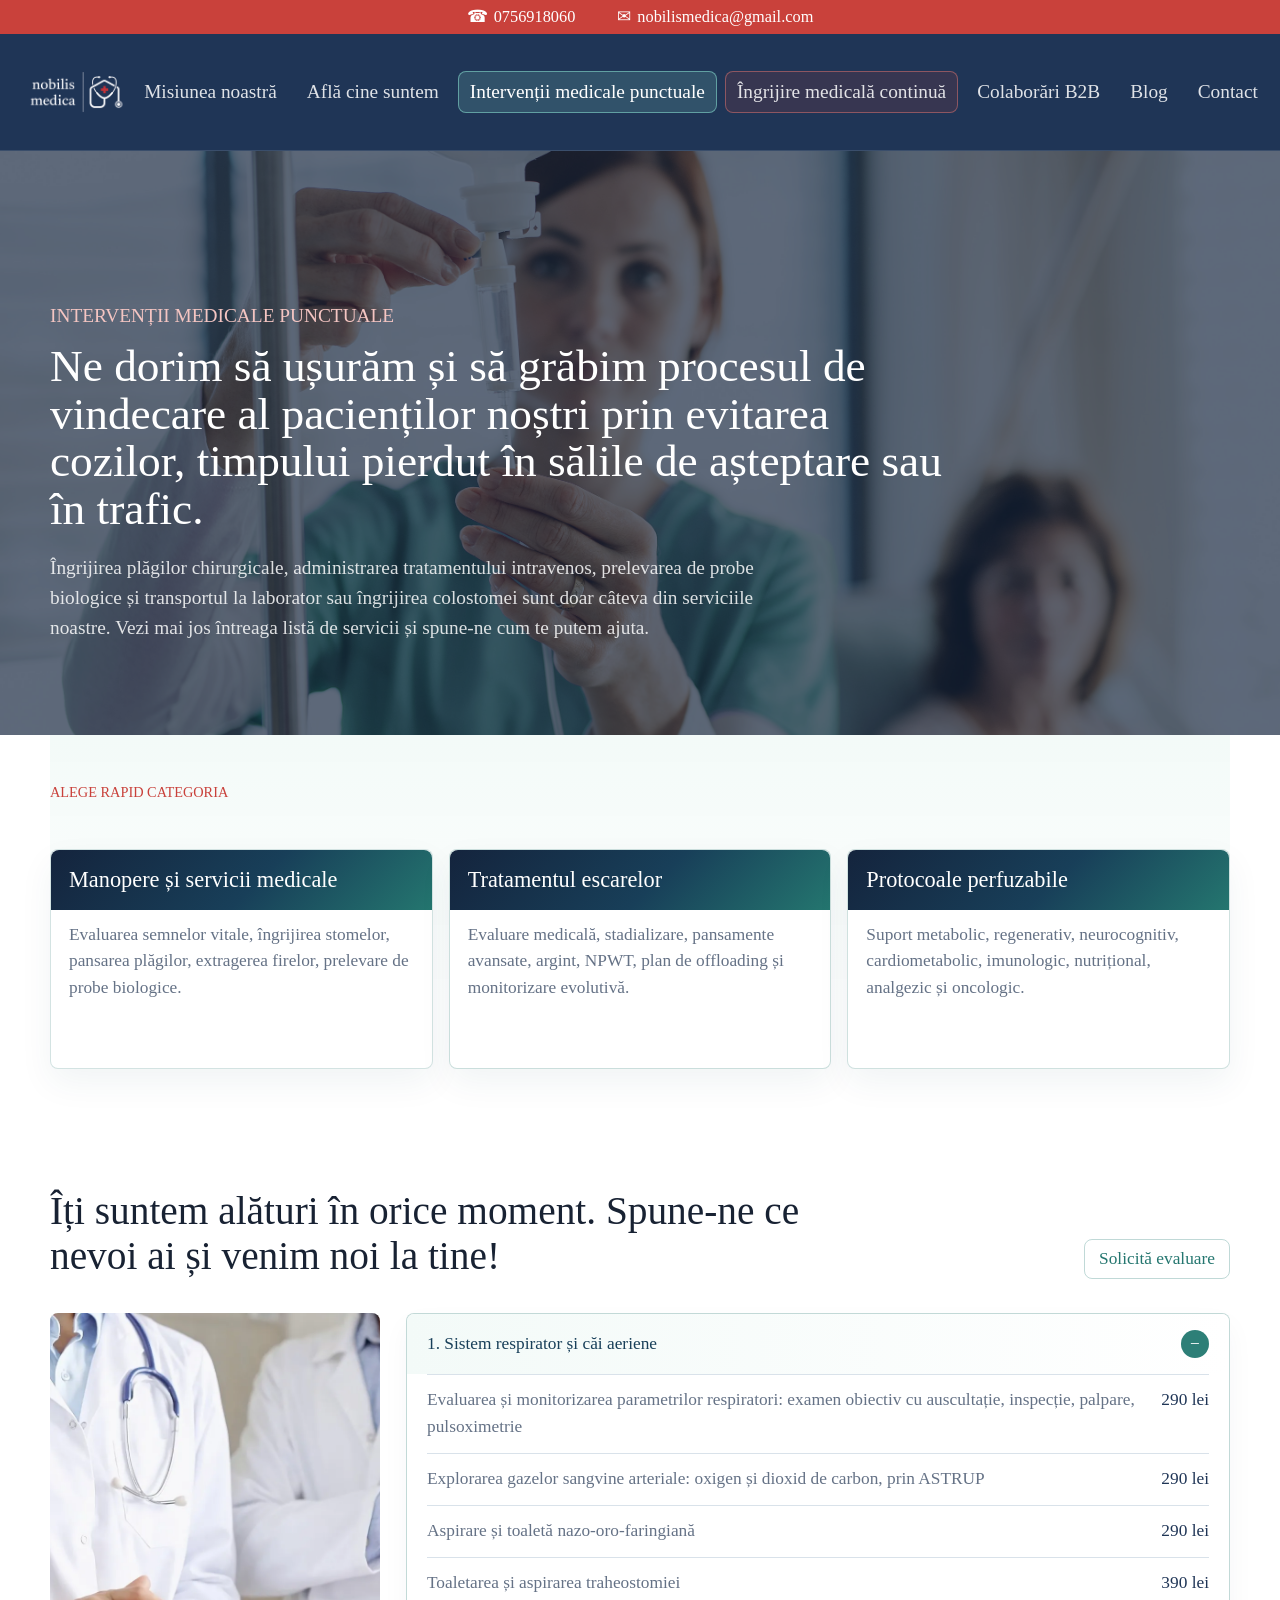
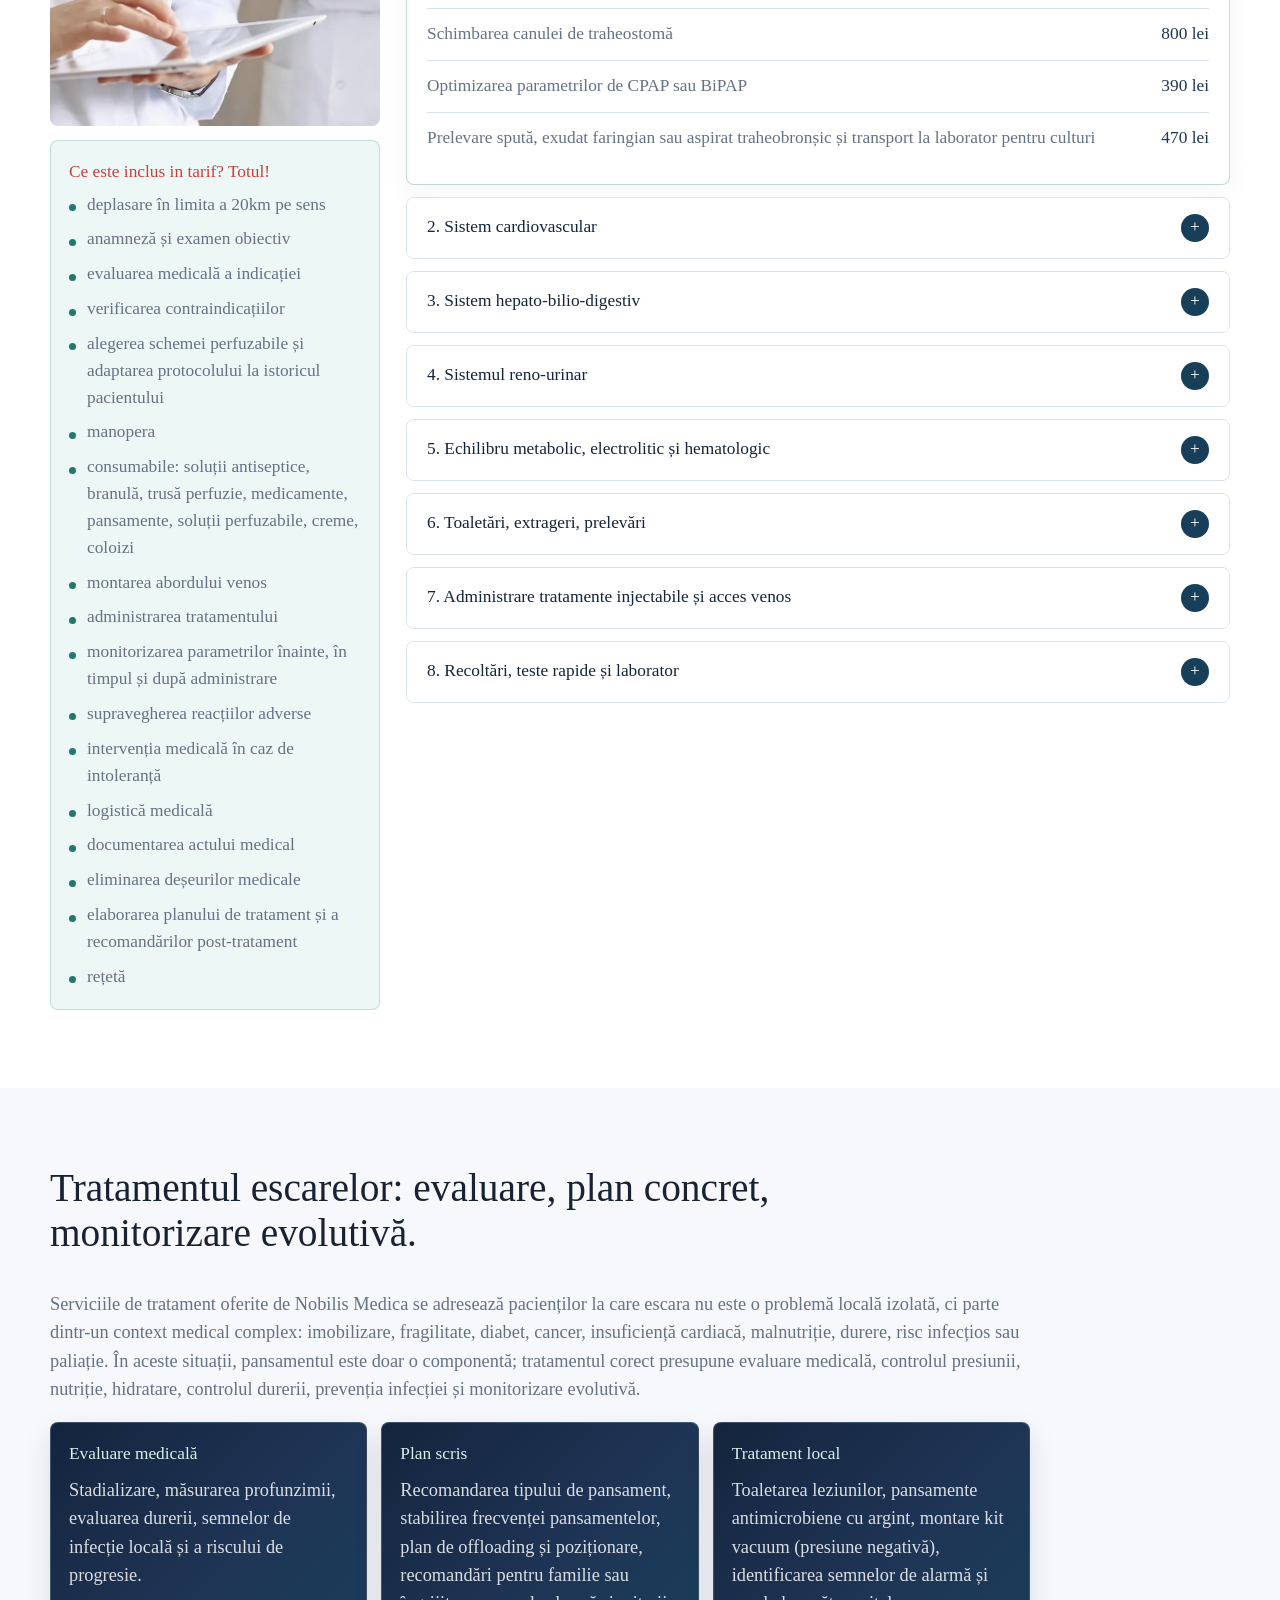
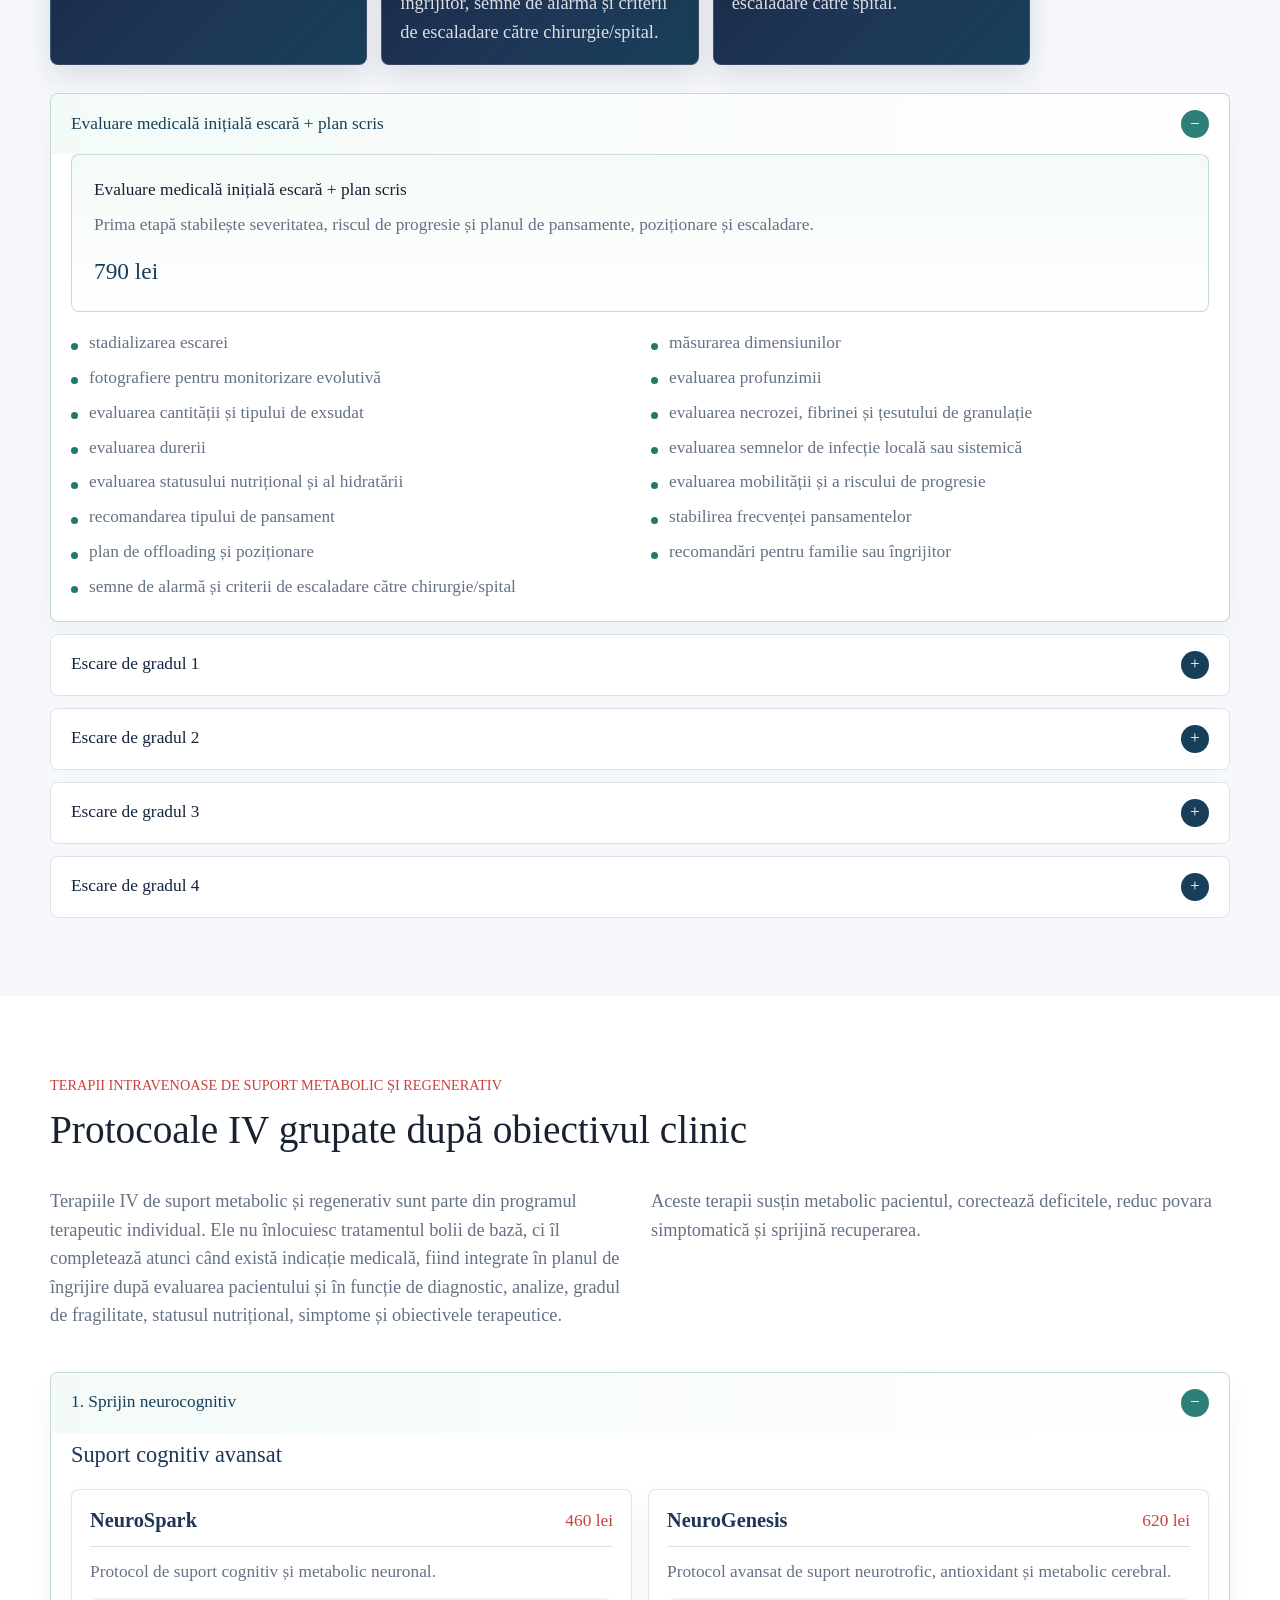
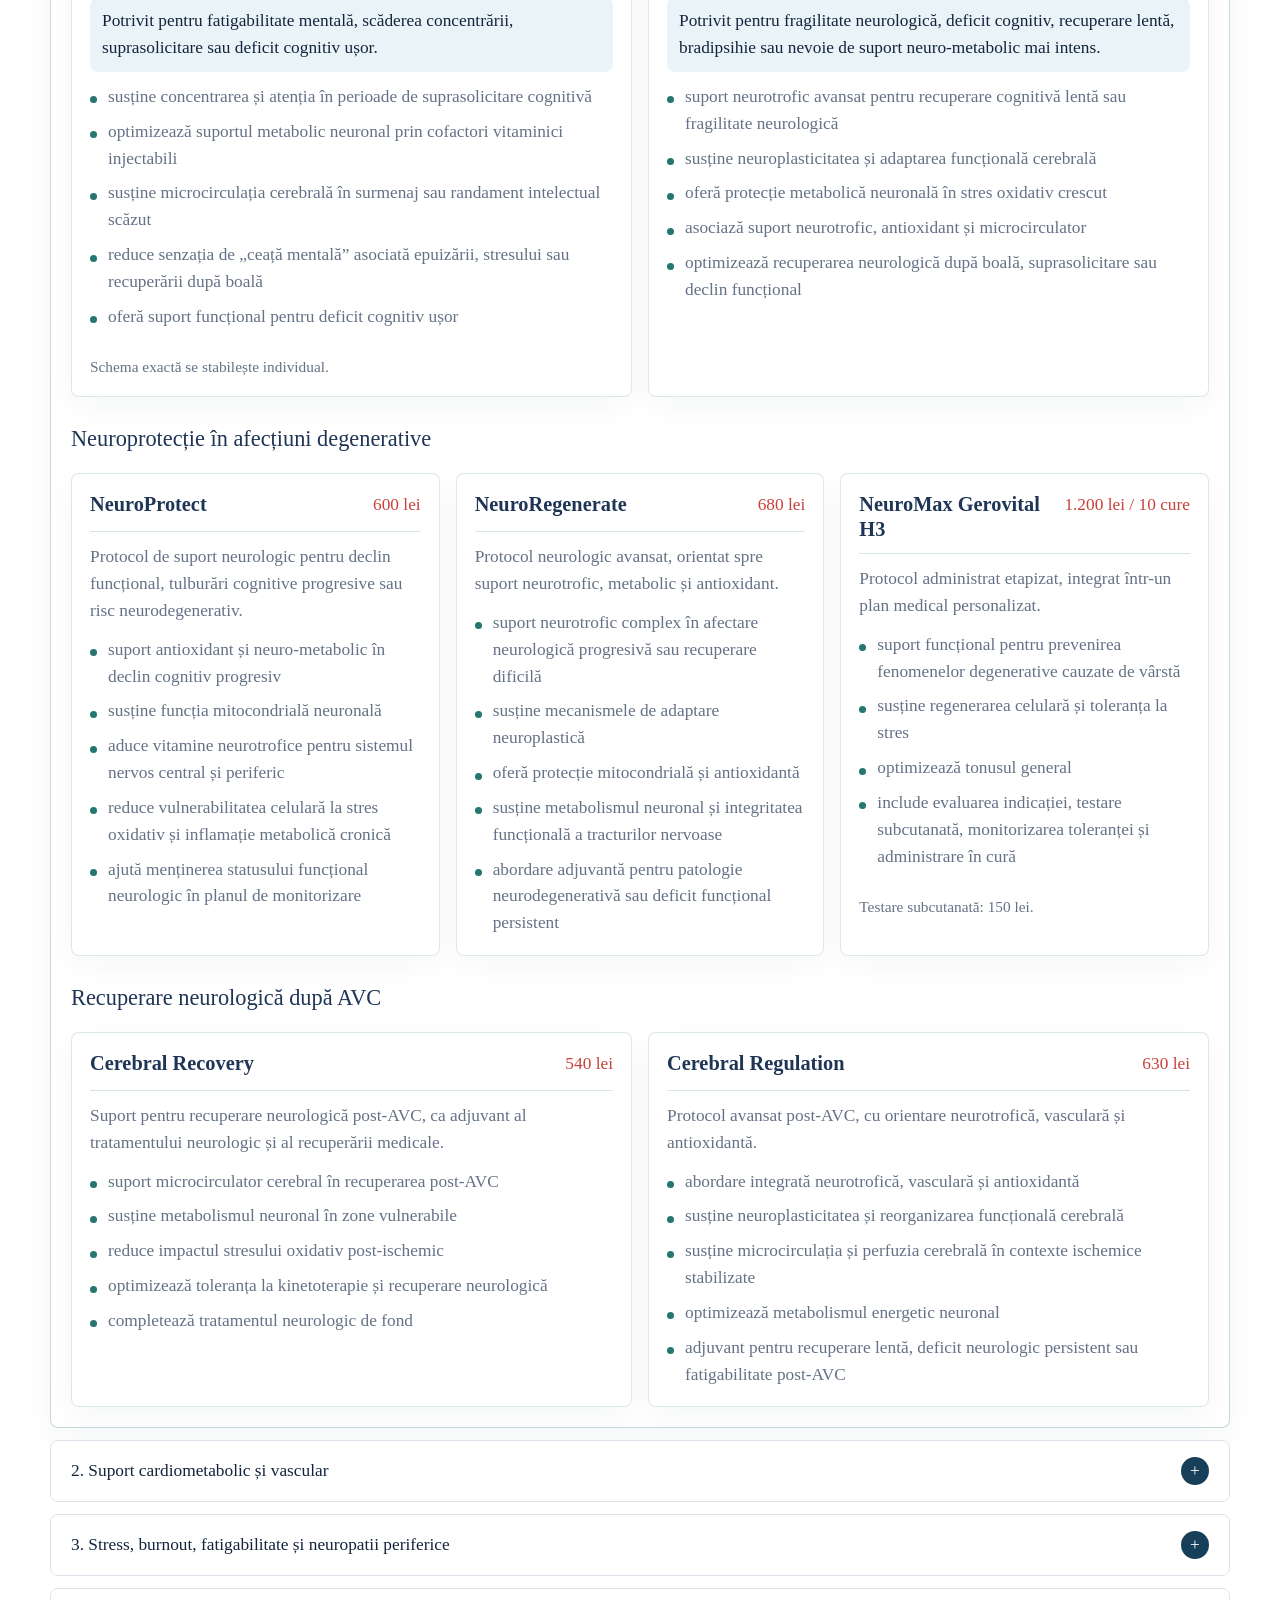
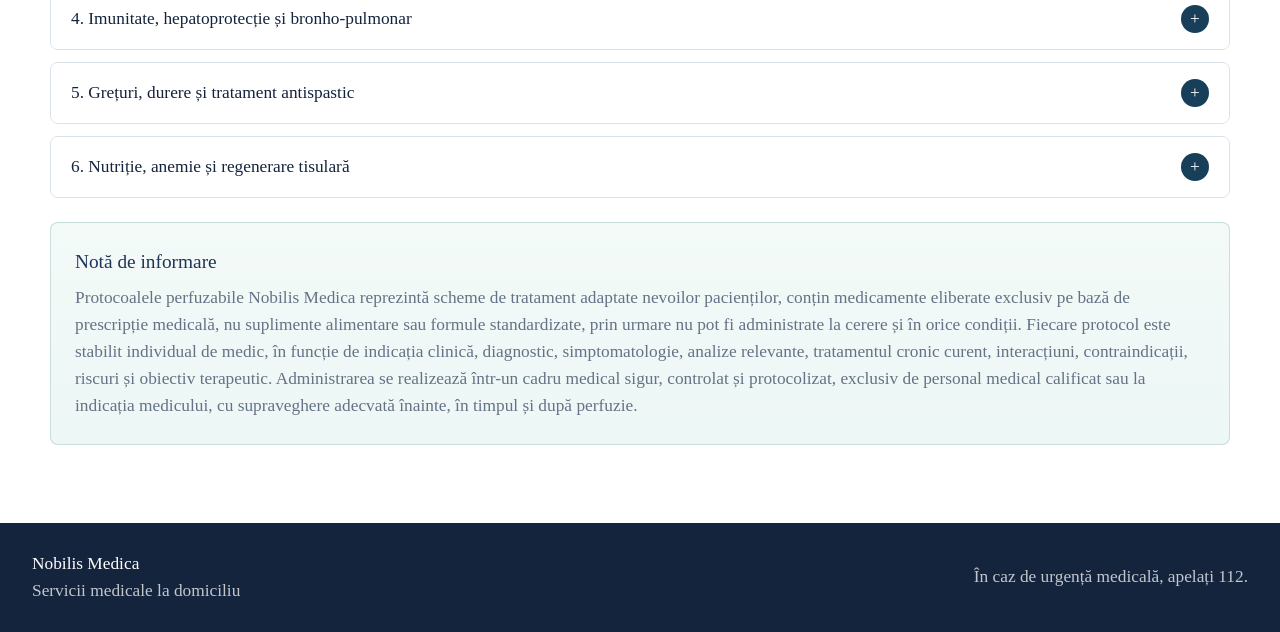
<file: interventii-punctuale.html>
<!doctype html>
<html lang="ro">
  <head>
    <meta charset="utf-8" />
    <meta name="viewport" content="width=device-width, initial-scale=1.0" />
    <title>Nobilis Medica | Servicii medicale la domiciliu</title>
    <meta
      name="description"
      content="Nobilis Medica oferă îngrijiri medicale acasă, intervenții punctuale, tratamentul escarelor, protocoale perfuzabile și îngrijire medicală continuă."
    />
    <link rel="stylesheet" href="styles.css?v=20260610-logo-square" />
    <!-- Google Tag Manager -->
    <script async src="https://www.googletagmanager.com/gtm.js?id=GTM-59XRDFZ3"></script>
    <script>
      window.dataLayer = window.dataLayer || [];
      function gtag(){dataLayer.push(arguments);}
      gtag('js', new Date());
    </script>
    <!-- End Google Tag Manager -->
  </head>
  <body data-page="servicii-punctuale">
    <div class="top-contact-bar" aria-label="Contact rapid">
      <a href="tel:0756918060"><span aria-hidden="true">☎</span> 0756918060</a>
      <a href="mailto:nobilismedica@gmail.com"><span aria-hidden="true">✉</span> nobilismedica@gmail.com</a>
    </div>
    <header class="site-header" data-header>
      <a class="brand" href="index.html" aria-label="Nobilis Medica">
        <img src="assets/nobilis-logo-square.png?v=20260703-logo-transparent" alt="Nobilis Medica" />
        <span>Nobilis Medica</span>
      </a>
      <button class="menu-toggle" type="button" aria-label="Deschide meniul" data-menu-toggle>
        <span></span>
        <span></span>
        <span></span>
      </button>
      <nav class="main-nav" data-nav>
        <a href="index.html">Misiunea noastră</a>
        <a href="cine-suntem.html">Află cine suntem</a>
        <a class="nav-highlight nav-highlight-services" href="interventii-punctuale.html">Intervenții medicale punctuale</a>
        <a class="nav-highlight nav-highlight-care" href="ingrijire-medicala-continua.html">Îngrijire medicală continuă</a>
        <a href="colaborari-b2b.html">Colaborări B2B</a>
        <a href="blog.html">Blog</a>
        <a href="contact.html">Contact</a>
      </nav>
    </header>

    <main>
<section id="servicii-punctuale" class="page page-active" data-page>
        <section class="page-hero services-hero">
          <div>
            <p class="eyebrow">Intervenții medicale punctuale</p>
            <h1>Ne dorim să ușurăm și să grăbim procesul de vindecare al pacienților noștri prin evitarea cozilor, timpului pierdut în sălile de așteptare sau în trafic.</h1>
            <p>
              Îngrijirea plăgilor chirurgicale, administrarea tratamentului intravenos, prelevarea de probe biologice și transportul la laborator
              sau îngrijirea colostomei sunt doar câteva din serviciile noastre. Vezi mai jos întreaga listă de servicii și spune-ne cum te putem ajuta.
            </p>
          </div>
        </section>

        <section class="section service-entry-section">
          <div class="section-header">
            <div>
              <div class="section-kicker">Alege rapid categoria</div>
            </div>
          </div>
          <div class="service-entry-grid">
            <button class="service-entry-card" type="button" data-scroll-target="manopere-servicii">
              <h3>Manopere și servicii medicale</h3>
              <p>Evaluarea semnelor vitale, îngrijirea stomelor, pansarea plăgilor, extragerea firelor, prelevare de probe biologice.</p>
            </button>
            <button class="service-entry-card service-entry-card-wound" type="button" data-scroll-target="tratament-escare">
              <h3>Tratamentul escarelor</h3>
              <p>Evaluare medicală, stadializare, pansamente avansate, argint, NPWT, plan de offloading și monitorizare evolutivă.</p>
            </button>
            <button class="service-entry-card service-entry-card-therapy" type="button" data-scroll-target="protocoale-perfuzabile">
              <h3>Protocoale perfuzabile</h3>
              <p>Suport metabolic, regenerativ, neurocognitiv, cardiometabolic, imunologic, nutrițional, analgezic și oncologic.</p>
            </button>
          </div>
        </section>

        <section id="manopere-servicii" class="section service-detail-section">
          <div class="section-header">
            <div>
              <h2>Îți suntem alături în orice moment. Spune-ne ce nevoi ai și venim noi la tine!</h2>
            </div>
            <a class="text-link" href="contact.html">Solicită evaluare</a>
          </div>

          <div class="service-layout">
            <aside class="service-aside">
              <img src="assets/interventii-manopere-poza-8.webp" alt="Medici pregătind planul de îngrijire medicală" />
              <div class="aside-note">
                <strong>Ce este inclus in tarif? Totul!</strong>
                <ul class="compact-list">
                  <li>deplasare în limita a 20km pe sens</li>
                  <li>anamneză și examen obiectiv</li>
                  <li>evaluarea medicală a indicației</li>
                  <li>verificarea contraindicațiilor</li>
                  <li>alegerea schemei perfuzabile și adaptarea protocolului la istoricul pacientului</li>
                  <li>manopera</li>
                  <li>consumabile: soluții antiseptice, branulă, trusă perfuzie, medicamente, pansamente, soluții perfuzabile, creme, coloizi</li>
                  <li>montarea abordului venos</li>
                  <li>administrarea tratamentului</li>
                  <li>monitorizarea parametrilor înainte, în timpul și după administrare</li>
                  <li>supravegherea reacțiilor adverse</li>
                  <li>intervenția medicală în caz de intoleranță</li>
                  <li>logistică medicală</li>
                  <li>documentarea actului medical</li>
                  <li>eliminarea deșeurilor medicale</li>
                  <li>elaborarea planului de tratament și a recomandărilor post-tratament</li>
                  <li>rețetă</li>
                </ul>
              </div>
            </aside>

            <div class="accordion-list" data-accordion>
              <article class="accordion-item open">
                <button type="button" aria-expanded="true">1. Sistem respirator și căi aeriene</button>
                <div class="accordion-panel">
                  <ul class="price-list">
                    <li><span>Evaluarea și monitorizarea parametrilor respiratori: examen obiectiv cu auscultație, inspecție, palpare, pulsoximetrie</span><strong>290 lei</strong></li>
                    <li><span>Explorarea gazelor sangvine arteriale: oxigen și dioxid de carbon, prin ASTRUP</span><strong>290 lei</strong></li>
                    <li><span>Aspirare și toaletă nazo-oro-faringiană</span><strong>290 lei</strong></li>
                    <li><span>Toaletarea și aspirarea traheostomiei</span><strong>390 lei</strong></li>
                    <li><span>Schimbarea canulei de traheostomă</span><strong>800 lei</strong></li>
                    <li><span>Optimizarea parametrilor de CPAP sau BiPAP</span><strong>390 lei</strong></li>
                    <li><span>Prelevare spută, exudat faringian sau aspirat traheobronșic și transport la laborator pentru culturi</span><strong>470 lei</strong></li>
                  </ul>
                </div>
              </article>

              <article class="accordion-item">
                <button type="button" aria-expanded="false">2. Sistem cardiovascular</button>
                <div class="accordion-panel">
                  <ul class="price-list">
                    <li><span>Evaluarea parametrilor hemodinamici: puls, tensiune arterială, EKG, perfuzie periferică, timp de reumplere capilară</span><strong>290 lei</strong></li>
                    <li><span>EKG în 12 derivații cu interpretare pe loc</span><strong>550 lei</strong></li>
                    <li><span>Dozarea biomarkerilor cardiaci (CK, CK-MB, Troponină), cu obținerea rezultatelor pe loc</span><strong>650 lei</strong></li>
                  </ul>
                </div>
              </article>

              <article class="accordion-item">
                <button type="button" aria-expanded="false">3. Sistem hepato-bilio-digestiv</button>
                <div class="accordion-panel">
                  <ul class="price-list">
                    <li><span>Clismă</span><strong>290 lei</strong></li>
                    <li><span>Microclismă</span><strong>190 lei</strong></li>
                    <li><span>Extragere fecalom</span><strong>520 lei</strong></li>
                    <li><span>Tușeu rectal în scop diagnostic</span><strong>200 lei</strong></li>
                    <li><span>Diagnosticarea sângerării oculte în materiile fecale prin test rapid</span><strong>390 lei</strong></li>
                    <li><span>Dozarea toxinelor A și B specifice Clostridium difficile din materiile fecale, cu deplasare, recoltare și transport la laborator</span><strong>550 lei</strong></li>
                    <li><span>Testare antigen Helicobacter pylori din materiile fecale, cu deplasare, recoltare și transport la laborator</span><strong>540 lei</strong></li>
                    <li><span>Montare sondă nazo-gastrică</span><strong>290 lei</strong></li>
                    <li><span>Lavaj sondă nazo-gastrică</span><strong>250 lei</strong></li>
                    <li><span>Toaletare prin tehnici aseptice și schimbarea pungii de colostomă</span><strong>290 lei</strong></li>
                    <li><span>Verificarea permeabilității colostomei</span><strong>140 lei</strong></li>
                    <li><span>Prelevare materii fecale pentru coprocultură și antibiogramă, cu deplasare, recoltare și transport la laborator</span><strong>560 lei</strong></li>
                    <li><span>Prelevare materii fecale pentru examen coproparazitologic, cu deplasare, recoltare și transport la laborator</span><strong>520 lei</strong></li>
                  </ul>
                </div>
              </article>

              <article class="accordion-item">
                <button type="button" aria-expanded="false">4. Sistemul reno-urinar</button>
                <div class="accordion-panel">
                  <ul class="price-list">
                    <li><span>Evaluarea statusului volemic prin măsurarea diametrului și indicelui de colapsabilitate a venei cave inferioare</span><strong>990 lei</strong></li>
                    <li><span>Montarea și monitorizarea diurezei orare</span><strong>490 lei</strong></li>
                    <li><span>Evaluarea macroscopică a urinii</span><strong>200 lei</strong></li>
                    <li><span>Sondaj vezical bărbat</span><strong>350 lei</strong></li>
                    <li><span>Sondaj vezical femei</span><strong>320 lei</strong></li>
                    <li><span>Suprimarea sondei urinare</span><strong>180 lei</strong></li>
                    <li><span>Lavajul vezicii urinare</span><strong>290 lei</strong></li>
                    <li><span>Schimbare pungă urinară</span><strong>90 lei</strong></li>
                    <li><span>Managementul retenției urinare: ecografie pentru diagnosticarea globului vezical, montare sondă, monitorizare diureză</span><strong>990 lei</strong></li>
                    <li><span>Analiză sumar + sediment urinar</span><strong>320 lei</strong></li>
                    <li><span>Măsurarea presiunii intra-abdominale prin intermediul sondei vezicale</span><strong>390 lei</strong></li>
                    <li><span>Prelevare urină pentru urocultură și transport la laborator</span><strong>490 lei</strong></li>
                  </ul>
                </div>
              </article>

              <article class="accordion-item">
                <button type="button" aria-expanded="false">5. Echilibru metabolic, electrolitic și hematologic</button>
                <div class="accordion-panel">
                  <ul class="price-list">
                    <li><span>Explorarea electroliților: Na, Ca, K, prin analiză ASTRUP și interpretare</span><strong>290 lei</strong></li>
                    <li><span>Explorarea nivelului hemoglobinei prin analiză ASTRUP și interpretare</span><strong>290 lei</strong></li>
                    <li><span>Interpretarea analizelor de sânge</span><strong>200 lei</strong></li>
                    <li><span>Perfuzie cu albumină 20%</span><strong>540 lei</strong></li>
                  </ul>
                </div>
              </article>

              <article class="accordion-item">
                <button type="button" aria-expanded="false">6. Toaletări, extrageri, prelevări</button>
                <div class="accordion-panel">
                  <ul class="price-list">
                    <li><span>Igienă orală și corporală</span><strong>250 lei</strong></li>
                    <li><span>Toaletarea și pansarea plăgilor chirurgicale</span><strong>360 lei</strong></li>
                    <li><span>Spălătură auriculară</span><strong>490 lei</strong></li>
                    <li><span>Extragerea firelor de sutură sau a capselor</span><strong>350 lei</strong></li>
                    <li><span>Extragerea broșelor Kirschner</span><strong>390 lei</strong></li>
                    <li><span>Prelevare colecții purulente sau secreții din plăgi și transport la laborator</span><strong>470 lei</strong></li>
                  </ul>
                </div>
              </article>

              <article class="accordion-item">
                <button type="button" aria-expanded="false">7. Administrare tratamente injectabile și acces venos</button>
                <div class="accordion-panel">
                  <ul class="price-list">
                    <li><span>Injecții intravenoase</span><strong>200 lei</strong></li>
                    <li><span>Injecții intramusculare, subcutanate</span><strong>150 lei</strong></li>
                    <li><span>Perfuzie cu albumină 20%</span><strong>540 lei</strong></li>
                  </ul>
                </div>
              </article>

              <article class="accordion-item">
                <button type="button" aria-expanded="false">8. Recoltări, teste rapide și laborator</button>
                <div class="accordion-panel">
                  <ul class="price-list">
                    <li><span>Prelevare sânge în condiții sterile pentru hemoculturi</span><strong>750 lei</strong></li>
                    <li><span>Prelevare urină pentru urocultură și transport la laborator</span><strong>490 lei</strong></li>
                    <li><span>Prelevare spută, exudat faringian sau aspirat traheobronșic și transport la laborator pentru culturi</span><strong>470 lei</strong></li>
                    <li><span>Prelevare materii fecale pentru coprocultură și antibiogramă, cu deplasare, recoltare și transport la laborator</span><strong>560 lei</strong></li>
                    <li><span>Prelevare materii fecale pentru examen coproparazitologic, cu deplasare, recoltare și transport la laborator</span><strong>520 lei</strong></li>
                    <li><span>Prelevare colecții purulente sau secreții din plăgi și transport la laborator</span><strong>470 lei</strong></li>
                    <li><span>Interpretarea analizelor de sânge</span><strong>200 lei</strong></li>
                    <li><span>Diagnosticarea sângerării oculte în materiile fecale prin test rapid</span><strong>390 lei</strong></li>
                    <li><span>Testare antigen Helicobacter pylori din materiile fecale, cu deplasare, recoltare și transport la laborator</span><strong>540 lei</strong></li>
                    <li><span>Dozarea toxinelor A și B specifice Clostridium difficile din materiile fecale, cu deplasare, recoltare și transport la laborator</span><strong>550 lei</strong></li>
                    <li><span>Explorarea gazelor sangvine, electroliților și hemoglobinei prin ASTRUP</span><strong>390 lei</strong></li>
                  </ul>
                </div>
              </article>
            </div>
          </div>
        </section>

        <section id="tratament-escare" class="section muted-section">
          <div class="section-header">
            <div>
              <h2>Tratamentul escarelor: evaluare, plan concret, monitorizare evolutivă.</h2>
            </div>
          </div>
          <div class="stack wound-intro">
            <p>
              Serviciile de tratament oferite de Nobilis Medica se adresează pacienților la care escara nu este o problemă locală izolată,
              ci parte dintr-un context medical complex: imobilizare, fragilitate, diabet, cancer, insuficiență cardiacă, malnutriție,
              durere, risc infecțios sau paliație. În aceste situații, pansamentul este doar o componentă; tratamentul corect presupune
              evaluare medicală, controlul presiunii, nutriție, hidratare, controlul durerii, prevenția infecției și monitorizare evolutivă.
            </p>
            <div class="wound-summary-grid">
              <article>
                <span>Evaluare medicală</span>
                <p>Stadializare, măsurarea profunzimii, evaluarea durerii, semnelor de infecție locală și a riscului de progresie.</p>
              </article>
              <article>
                <span>Plan scris</span>
                <p>Recomandarea tipului de pansament, stabilirea frecvenței pansamentelor, plan de offloading și poziționare, recomandări pentru familie sau îngrijitor, semne de alarmă și criterii de escaladare către chirurgie/spital.</p>
              </article>
              <article>
                <span>Tratament local</span>
                <p>Toaletarea leziunilor, pansamente antimicrobiene cu argint, montare kit vacuum (presiune negativă), identificarea semnelor de alarmă și escaladare către spital.</p>
              </article>
            </div>
          </div>

          <div class="accordion-list wound-accordion" data-accordion>
            <article class="accordion-item open">
              <button type="button" aria-expanded="true">Evaluare medicală inițială escară + plan scris</button>
              <div class="accordion-panel">
                <div class="wound-detail">
                  <div class="highlight-box">
                    <strong>Evaluare medicală inițială escară + plan scris</strong>
                    <span>Prima etapă stabilește severitatea, riscul de progresie și planul de pansamente, poziționare și escaladare.</span>
                    <b>790 lei</b>
                  </div>
                  <ul class="compact-list columns">
                    <li>stadializarea escarei</li>
                    <li>măsurarea dimensiunilor</li>
                    <li>fotografiere pentru monitorizare evolutivă</li>
                    <li>evaluarea profunzimii</li>
                    <li>evaluarea cantității și tipului de exsudat</li>
                    <li>evaluarea necrozei, fibrinei și țesutului de granulație</li>
                    <li>evaluarea durerii</li>
                    <li>evaluarea semnelor de infecție locală sau sistemică</li>
                    <li>evaluarea statusului nutrițional și al hidratării</li>
                    <li>evaluarea mobilității și a riscului de progresie</li>
                    <li>recomandarea tipului de pansament</li>
                    <li>stabilirea frecvenței pansamentelor</li>
                    <li>plan de offloading și poziționare</li>
                    <li>recomandări pentru familie sau îngrijitor</li>
                    <li>semne de alarmă și criterii de escaladare către chirurgie/spital</li>
                  </ul>
                </div>
              </div>
            </article>

            <article class="accordion-item">
              <button type="button" aria-expanded="false">Escare de gradul 1</button>
              <div class="accordion-panel">
                <div class="wound-detail">
                  <p>
                    Escara de gradul 1 este o leziune incipientă, cu piele intactă, eritem persistent, sensibilitate locală, durere
                    sau disconfort la presiune. Nu există plagă deschisă, necroză sau exsudat. Tratamentul principal este reducerea
                    presiunii și prevenirea progresiei.
                  </p>
                  <h3>Tratament simplu</h3>
                  <ul class="compact-list columns">
                    <li>evaluarea zonei afectate</li>
                    <li>protecția tegumentului prin aplicarea de cremă/barieră cutanată</li>
                    <li>film protector, dacă este necesar</li>
                    <li>offloading</li>
                    <li>repoziționare</li>
                    <li>recomandare de saltea antiescară/perne de poziționare</li>
                    <li>instruirea familiei</li>
                    <li>monitorizare evolutivă</li>
                  </ul>
                  <ul class="price-list tariff-list">
                    <li><span>1-2 escare grad 1</span><strong>180-300 lei/vizită</strong></li>
                    <li><span>Mai mult de 3 escare grad 1</span><strong>350-500 lei/vizită</strong></li>
                  </ul>
                </div>
              </div>
            </article>

            <article class="accordion-item">
              <button type="button" aria-expanded="false">Escare de gradul 2</button>
              <div class="accordion-panel">
                <div class="wound-detail">
                  <p>
                    Escara de gradul 2 este o leziune superficială, cu pierdere parțială de derm. Poate arăta ca o abraziune,
                    flictenă ruptă sau plagă superficială. Poate avea exsudat redus sau moderat, dar nu există necroză profundă
                    sau afectare a țesutului subcutanat.
                  </p>
                  <div class="wound-treatment-grid">
                    <article>
                      <h3>Tratament simplu</h3>
                      <ul class="compact-list">
                        <li>curățarea locală a plăgii</li>
                        <li>protecția tegumentului din jur</li>
                        <li>pansament hidrocoloid, siliconat sau spumă poliuretanică</li>
                        <li>controlul umidității și prevenirea macerării</li>
                        <li>offloading</li>
                        <li>monitorizare</li>
                        <li>instruirea familiei</li>
                      </ul>
                      <ul class="price-list tariff-list">
                        <li><span>1-2 escare grad 2</span><strong>220-350 lei/vizită</strong></li>
                        <li><span>Peste 3 escare grad 2</span><strong>450-600 lei/vizită</strong></li>
                      </ul>
                    </article>
                    <article>
                      <h3>Tratament cu argint</h3>
                      <p>Se indică doar dacă există semne de încărcătură bacteriană crescută, miros, exsudat crescut, stagnarea vindecării, risc infecțios sau pacient fragil, diabetic, oncologic, imunodeprimat sau paliativ.</p>
                      <ul class="compact-list">
                        <li>curățare locală</li>
                        <li>pansament antimicrobian cu argint</li>
                        <li>pansament secundar absorbant, dacă este necesar</li>
                        <li>protecția tegumentului perilezional</li>
                        <li>monitorizarea mirosului și exsudatului</li>
                        <li>reevaluarea indicației după câteva aplicări</li>
                      </ul>
                      <ul class="price-list tariff-list">
                        <li><span>1-2 escare grad 2 cu argint</span><strong>350-550 lei/vizită</strong></li>
                        <li><span>Mai mult de 3 escare grad 2 cu argint</span><strong>700-1.000 lei/vizită</strong></li>
                      </ul>
                    </article>
                  </div>
                </div>
              </div>
            </article>

            <article class="accordion-item">
              <button type="button" aria-expanded="false">Escare de gradul 3</button>
              <div class="accordion-panel">
                <div class="wound-detail">
                  <p>
                    Escara de gradul 3 este o plagă profundă, cu pierdere completă de grosime a pielii și afectarea țesutului subcutanat.
                    Pot exista fibrină, exsudat moderat sau abundent, miros, colonizare bacteriană, margini macerate și vindecare lentă.
                    Nu este expus osul, tendonul sau mușchiul.
                  </p>
                  <div class="wound-treatment-grid three">
                    <article>
                      <h3>Tratament simplu / pansament avansat fără argint</h3>
                      <ul class="compact-list">
                        <li>curățare locală</li>
                        <li>pansament absorbant</li>
                        <li>alginat sau hidrofibră, dacă există exsudat</li>
                        <li>spumă poliuretanică</li>
                        <li>protecția tegumentului perilezional</li>
                        <li>posibilă debridare conservatoare</li>
                        <li>controlul durerii</li>
                        <li>offloading strict</li>
                        <li>monitorizare foto</li>
                        <li>reevaluare medicală periodică</li>
                      </ul>
                      <ul class="price-list tariff-list">
                        <li><span>1-2 escare grad 3</span><strong>390-650 lei/vizită</strong></li>
                        <li><span>Mai mult de 3 escare grad 3</span><strong>750-1.000 lei/vizită</strong></li>
                      </ul>
                    </article>
                    <article>
                      <h3>Tratament cu argint</h3>
                      <p>Se indică dacă există exsudat crescut, miros, stagnarea vindecării, colonizare critică, risc infecțios sau semne locale de infecție.</p>
                      <ul class="compact-list">
                        <li>curățare locală</li>
                        <li>pansament antimicrobian cu argint</li>
                        <li>pansament absorbant secundar</li>
                        <li>protecția marginilor plăgii</li>
                        <li>controlul exsudatului</li>
                        <li>controlul durerii</li>
                        <li>reevaluare medicală</li>
                        <li>monitorizare evolutivă</li>
                      </ul>
                      <ul class="price-list tariff-list">
                        <li><span>1-2 escare grad 3 cu argint</span><strong>500-800 lei/vizită</strong></li>
                        <li><span>Mai mult de 3 escare grad 3 cu argint</span><strong>1.000-1.300 lei/vizită</strong></li>
                      </ul>
                    </article>
                    <article>
                      <h3>Tratament cu presiune negativă / NPWT</h3>
                      <p>Poate fi indicat în escarele de grad 3 profunde, cavitare, exsudative, cu evoluție lentă, mai ales după debridare adecvată.</p>
                      <ul class="compact-list">
                        <li>evaluare medicală pentru indicație NPWT</li>
                        <li>pregătirea plăgii</li>
                        <li>aplicarea sistemului de presiune negativă</li>
                        <li>verificarea etanșeității</li>
                        <li>controlul exsudatului</li>
                        <li>stimularea granulației</li>
                        <li>instruirea familiei</li>
                        <li>schimbarea periodică a pansamentului NPWT</li>
                      </ul>
                      <ul class="price-list tariff-list">
                        <li><span>Evaluare indicație NPWT</span><strong>790 lei</strong></li>
                        <li><span>Montare inițială NPWT pentru 1-2 escare grad 3</span><strong>1.200-1.800 lei</strong></li>
                        <li><span>Schimbare pansament NPWT pentru 1-2 escare grad 3</span><strong>600-1.000 lei/vizită</strong></li>
                        <li><span>Montare/schimbare NPWT pentru mai mult de 3 escare grad 3</span><strong>de la 1.200 lei/vizită</strong></li>
                      </ul>
                      <p class="small-note">Tariful depinde de suprafață, localizare și consumabile. Aparatul, kiturile, canistrele și consumabilele NPWT se facturează separat.</p>
                    </article>
                  </div>
                </div>
              </div>
            </article>

            <article class="accordion-item">
              <button type="button" aria-expanded="false">Escare de gradul 4</button>
              <div class="accordion-panel">
                <div class="wound-detail">
                  <p>
                    Escara de gradul 4 este o plagă profundă, cu distrucție tisulară severă. Poate exista expunere de os, tendon sau
                    mușchi, necroză, exsudat abundent, miros, tunelizare, cavități, risc de osteomielită, celulită sau sepsis.
                    Necesită management medical complex și, uneori, evaluare chirurgicală.
                  </p>
                  <div class="wound-treatment-grid three">
                    <article>
                      <h3>Tratament simplu / pansament complex fără argint</h3>
                      <ul class="compact-list">
                        <li>evaluare medicală</li>
                        <li>curățare locală</li>
                        <li>pansamente absorbante</li>
                        <li>alginat sau hidrofibră</li>
                        <li>spumă poliuretanică</li>
                        <li>protecția tegumentului perilezional</li>
                        <li>posibilă debridare conservatoare</li>
                        <li>controlul durerii</li>
                        <li>controlul exsudatului</li>
                        <li>offloading strict</li>
                        <li>monitorizare foto</li>
                        <li>reevaluare medicală frecventă</li>
                        <li>recomandare chirurgicală/spitalicească dacă apar semne de infecție severă sau necroză extensivă</li>
                      </ul>
                      <ul class="price-list tariff-list">
                        <li><span>1-2 escare grad 4</span><strong>650-900 lei/vizită</strong></li>
                        <li><span>Mai mult de 3 escare grad 4</span><strong>1.000-1.500 lei/vizită</strong></li>
                      </ul>
                    </article>
                    <article>
                      <h3>Tratament cu argint</h3>
                      <p>Se indică frecvent în escarele grad 4 cu exsudat, miros, colonizare critică, risc infecțios crescut sau semne locale de infecție.</p>
                      <ul class="compact-list">
                        <li>curățare locală</li>
                        <li>pansament antimicrobian cu argint</li>
                        <li>pansament absorbant secundar</li>
                        <li>controlul exsudatului</li>
                        <li>protecția tegumentului din jur</li>
                        <li>controlul durerii</li>
                        <li>reevaluare medicală frecventă</li>
                        <li>monitorizare pentru semne de infecție sistemică</li>
                        <li>coordonare cu serviciile de chirurgie generală / plastic dacă este necesar</li>
                      </ul>
                      <ul class="price-list tariff-list">
                        <li><span>1-2 escare grad 4 cu argint</span><strong>800-1.200 lei/vizită</strong></li>
                        <li><span>Mai mult de 3 escare grad 4 cu argint</span><strong>1.300-1.800 lei/vizită</strong></li>
                      </ul>
                    </article>
                    <article>
                      <h3>Tratament cu presiune negativă / NPWT</h3>
                      <p>Este indicat selectiv în escarele grad 4 profunde, cavitare, exsudative, după debridare, când se urmărește controlul exsudatului, reducerea frecvenței pansamentelor și stimularea granulației. Nu se aplică peste necroză neîndepărtată sau infecție necontrolată.</p>
                      <ul class="compact-list">
                        <li>evaluare medicală</li>
                        <li>stabilirea indicației NPWT</li>
                        <li>excluderea contraindicațiilor</li>
                        <li>pregătirea plăgii</li>
                        <li>aplicarea sistemului NPWT</li>
                        <li>adaptarea pansamentului la cavitate</li>
                        <li>verificarea etanșeității</li>
                        <li>controlul durerii</li>
                        <li>monitorizare</li>
                        <li>schimbarea periodică a pansamentului</li>
                        <li>coordonare chirurgicală, dacă este necesară debridare extinsă</li>
                      </ul>
                      <ul class="price-list tariff-list">
                        <li><span>Evaluare indicație NPWT</span><strong>790 lei</strong></li>
                        <li><span>Montare inițială NPWT pentru 1-2 escare grad 4</span><strong>1.500-1.800 lei</strong></li>
                        <li><span>Schimbare pansament NPWT pentru 1-2 escare grad 4</span><strong>900-1.200 lei/vizită</strong></li>
                        <li><span>Montare/schimbare NPWT pentru mai mult de 3 escare grad 4</span><strong>de la 1.200-1.500 lei/vizită</strong></li>
                      </ul>
                      <p class="small-note">Tariful depinde de complexitate, suprafață, cavități și consumabile. Aparatul, kiturile, canistrele și consumabilele NPWT se facturează separat.</p>
                    </article>
                  </div>
                </div>
              </div>
            </article>
          </div>
        </section>

        <section id="protocoale-perfuzabile" class="section therapy-section">
          <div class="section-header">
            <div>
              <div class="section-kicker">Terapii intravenoase de suport metabolic și regenerativ</div>
              <h2>Protocoale IV grupate după obiectivul clinic</h2>
            </div>
          </div>

          <div class="therapy-intro">
            <p>
              Terapiile IV de suport metabolic și regenerativ sunt parte din programul terapeutic individual. Ele nu înlocuiesc
              tratamentul bolii de bază, ci îl completează atunci când există indicație medicală, fiind integrate în planul de
              îngrijire după evaluarea pacientului și în funcție de diagnostic, analize, gradul de fragilitate, statusul nutrițional,
              simptome și obiectivele terapeutice.
            </p>
            <p>
              Aceste terapii susțin metabolic pacientul, corectează deficitele, reduc povara simptomatică și sprijină recuperarea.
            </p>
          </div>

          <div class="accordion-list therapy-accordion" data-accordion>
            <article class="accordion-item open">
              <button type="button" aria-expanded="true">1. Sprijin neurocognitiv</button>
              <div class="accordion-panel">
                <div class="therapy-group">
                  <h3>Suport cognitiv avansat</h3>
                  <div class="therapy-card-grid two">
                    <article class="therapy-card">
                      <div class="therapy-card-top"><h4>NeuroSpark</h4><strong>460 lei</strong></div>
                      <p>Protocol de suport cognitiv și metabolic neuronal.</p>
                      <p class="therapy-fit">Potrivit pentru fatigabilitate mentală, scăderea concentrării, suprasolicitare sau deficit cognitiv ușor.</p>
                      <ul class="compact-list">
                        <li>susține concentrarea și atenția în perioade de suprasolicitare cognitivă</li>
                        <li>optimizează suportul metabolic neuronal prin cofactori vitaminici injectabili</li>
                        <li>susține microcirculația cerebrală în surmenaj sau randament intelectual scăzut</li>
                        <li>reduce senzația de „ceață mentală” asociată epuizării, stresului sau recuperării după boală</li>
                        <li>oferă suport funcțional pentru deficit cognitiv ușor</li>
                      </ul>
                      <p class="small-note">Schema exactă se stabilește individual.</p>
                    </article>
                    <article class="therapy-card">
                      <div class="therapy-card-top"><h4>NeuroGenesis</h4><strong>620 lei</strong></div>
                      <p>Protocol avansat de suport neurotrofic, antioxidant și metabolic cerebral.</p>
                      <p class="therapy-fit">Potrivit pentru fragilitate neurologică, deficit cognitiv, recuperare lentă, bradipsihie sau nevoie de suport neuro-metabolic mai intens.</p>
                      <ul class="compact-list">
                        <li>suport neurotrofic avansat pentru recuperare cognitivă lentă sau fragilitate neurologică</li>
                        <li>susține neuroplasticitatea și adaptarea funcțională cerebrală</li>
                        <li>oferă protecție metabolică neuronală în stres oxidativ crescut</li>
                        <li>asociază suport neurotrofic, antioxidant și microcirculator</li>
                        <li>optimizează recuperarea neurologică după boală, suprasolicitare sau declin funcțional</li>
                      </ul>
                    </article>
                  </div>

                  <h3>Neuroprotecție în afecțiuni degenerative</h3>
                  <div class="therapy-card-grid three">
                    <article class="therapy-card">
                      <div class="therapy-card-top"><h4>NeuroProtect</h4><strong>600 lei</strong></div>
                      <p>Protocol de suport neurologic pentru declin funcțional, tulburări cognitive progresive sau risc neurodegenerativ.</p>
                      <ul class="compact-list">
                        <li>suport antioxidant și neuro-metabolic în declin cognitiv progresiv</li>
                        <li>susține funcția mitocondrială neuronală</li>
                        <li>aduce vitamine neurotrofice pentru sistemul nervos central și periferic</li>
                        <li>reduce vulnerabilitatea celulară la stres oxidativ și inflamație metabolică cronică</li>
                        <li>ajută menținerea statusului funcțional neurologic în planul de monitorizare</li>
                      </ul>
                    </article>
                    <article class="therapy-card">
                      <div class="therapy-card-top"><h4>NeuroRegenerate</h4><strong>680 lei</strong></div>
                      <p>Protocol neurologic avansat, orientat spre suport neurotrofic, metabolic și antioxidant.</p>
                      <ul class="compact-list">
                        <li>suport neurotrofic complex în afectare neurologică progresivă sau recuperare dificilă</li>
                        <li>susține mecanismele de adaptare neuroplastică</li>
                        <li>oferă protecție mitocondrială și antioxidantă</li>
                        <li>susține metabolismul neuronal și integritatea funcțională a tracturilor nervoase</li>
                        <li>abordare adjuvantă pentru patologie neurodegenerativă sau deficit funcțional persistent</li>
                      </ul>
                    </article>
                    <article class="therapy-card">
                      <div class="therapy-card-top"><h4>NeuroMax Gerovital H3</h4><strong>1.200 lei / 10 cure</strong></div>
                      <p>Protocol administrat etapizat, integrat într-un plan medical personalizat.</p>
                      <ul class="compact-list">
                        <li>suport funcțional pentru prevenirea fenomenelor degenerative cauzate de vârstă</li>
                        <li>susține regenerarea celulară și toleranța la stres</li>
                        <li>optimizează tonusul general</li>
                        <li>include evaluarea indicației, testare subcutanată, monitorizarea toleranței și administrare în cură</li>
                      </ul>
                      <p class="small-note">Testare subcutanată: 150 lei.</p>
                    </article>
                  </div>

                  <h3>Recuperare neurologică după AVC</h3>
                  <div class="therapy-card-grid two">
                    <article class="therapy-card">
                      <div class="therapy-card-top"><h4>Cerebral Recovery</h4><strong>540 lei</strong></div>
                      <p>Suport pentru recuperare neurologică post-AVC, ca adjuvant al tratamentului neurologic și al recuperării medicale.</p>
                      <ul class="compact-list">
                        <li>suport microcirculator cerebral în recuperarea post-AVC</li>
                        <li>susține metabolismul neuronal în zone vulnerabile</li>
                        <li>reduce impactul stresului oxidativ post-ischemic</li>
                        <li>optimizează toleranța la kinetoterapie și recuperare neurologică</li>
                        <li>completează tratamentul neurologic de fond</li>
                      </ul>
                    </article>
                    <article class="therapy-card">
                      <div class="therapy-card-top"><h4>Cerebral Regulation</h4><strong>630 lei</strong></div>
                      <p>Protocol avansat post-AVC, cu orientare neurotrofică, vasculară și antioxidantă.</p>
                      <ul class="compact-list">
                        <li>abordare integrată neurotrofică, vasculară și antioxidantă</li>
                        <li>susține neuroplasticitatea și reorganizarea funcțională cerebrală</li>
                        <li>susține microcirculația și perfuzia cerebrală în contexte ischemice stabilizate</li>
                        <li>optimizează metabolismul energetic neuronal</li>
                        <li>adjuvant pentru recuperare lentă, deficit neurologic persistent sau fatigabilitate post-AVC</li>
                      </ul>
                    </article>
                  </div>
                </div>
              </div>
            </article>

            <article class="accordion-item">
              <button type="button" aria-expanded="false">2. Suport cardiometabolic și vascular</button>
              <div class="accordion-panel">
                <div class="therapy-group">
                  <h3>Suport cardiometabolic</h3>
                  <div class="therapy-card-grid two">
                    <article class="therapy-card">
                      <div class="therapy-card-top"><h4>CardioBalance</h4><strong>560 lei</strong></div>
                      <p>Protocol de suport cardiovascular și electrolitic pentru fatigabilitate, deficit metabolic, dezechilibre minerale ușoare sau suport funcțional cardiovascular.</p>
                      <ul class="compact-list">
                        <li>corectează deficitul electrolitic și susține metabolismul</li>
                        <li>susține excitabilitatea neuromusculară și toleranța la efort</li>
                        <li>aduce cofactori implicați în metabolismul energetic cardiac</li>
                        <li>sprijină pacienții cu astenie, crampe, suprasolicitare sau recuperare după boală</li>
                      </ul>
                    </article>
                    <article class="therapy-card">
                      <div class="therapy-card-top"><h4>CardioSupport</h4><strong>620 lei</strong></div>
                      <p>Protocol cardiovascular avansat cu suport antioxidant, metabolic și electrolitic.</p>
                      <ul class="compact-list">
                        <li>suport metabolic avansat la pacienți cu polifarmacie cardiologică sau rezervă funcțională redusă</li>
                        <li>susține funcția mitocondrială cardiacă și producția celulară de energie</li>
                        <li>oferă protecție antioxidantă în stres vascular și metabolic crescut</li>
                        <li>susține funcția cardiacă și neuromusculară prin aport mineral și vitaminic</li>
                        <li>optimizează statusul funcțional general în patologie cardiologică stabilă</li>
                      </ul>
                    </article>
                  </div>

                  <h3>Suport vascular în ischemii periferice</h3>
                  <div class="therapy-card-grid two">
                    <article class="therapy-card">
                      <div class="therapy-card-top"><h4>VascuProtect</h4><strong>520 lei</strong></div>
                      <p>Protocol vascular periferic orientat spre microcirculație și protecție antioxidantă.</p>
                      <ul class="compact-list">
                        <li>susține microcirculația periferică în ischemie cronică stabilă sau tulburări vasculare periferice</li>
                        <li>susține oxigenarea tisulară și metabolismul local în zone cu perfuzie deficitară</li>
                        <li>reduce stresul oxidativ asociat disfuncției endoteliale</li>
                        <li>suport adjuvant în extremități reci, claudicație sau recuperare tisulară lentă</li>
                      </ul>
                    </article>
                    <article class="therapy-card">
                      <div class="therapy-card-top"><h4>VascuMax</h4><strong>540 lei</strong></div>
                      <p>Protocol vascular avansat pentru microcirculație și metabolism tisular.</p>
                      <ul class="compact-list">
                        <li>suport vascular periferic avansat pentru perfuzie tisulară și metabolism celular</li>
                        <li>optimizează fluxul microvascular în contexte ischemice cronice stabilizate</li>
                        <li>susține funcția endotelială prin componente antioxidante și metabolice</li>
                        <li>sprijină recuperarea țesuturilor cu aport circulator precar</li>
                        <li>adjuvant în boală vasculară periferică, diabet sau fragilitate vasculară</li>
                      </ul>
                    </article>
                  </div>
                </div>
              </div>
            </article>

            <article class="accordion-item">
              <button type="button" aria-expanded="false">3. Stress, burnout, fatigabilitate și neuropatii periferice</button>
              <div class="accordion-panel">
                <div class="therapy-group">
                  <h3>Stress, burnout și fatigabilitate</h3>
                  <div class="therapy-card-grid two">
                    <article class="therapy-card">
                      <div class="therapy-card-top"><h4>EnergyBoost</h4><strong>580 lei</strong></div>
                      <p>Protocol de suport metabolic și neuromuscular pentru oboseală cronică, surmenaj fizic sau intelectual, stres prelungit ori recuperare după epuizare.</p>
                      <ul class="compact-list">
                        <li>reface rezervele funcționale în oboseală, suprasolicitare sau epuizare</li>
                        <li>susține funcția neuromusculară</li>
                        <li>aduce vitamine, minerale și cofactori pentru metabolism energetic</li>
                        <li>corectează dezechilibre funcționale care pot întreține fatigabilitatea</li>
                      </ul>
                    </article>
                    <article class="therapy-card">
                      <div class="therapy-card-top"><h4>EnergyRecharge</h4><strong>690 lei</strong></div>
                      <p>Protocol metabolic avansat pentru fatigabilitate intensă, burnout, recuperare lentă sau solicitare fizică/psihică prelungită.</p>
                      <ul class="compact-list">
                        <li>suport metabolic avansat</li>
                        <li>susține funcția mitocondrială și producția celulară de energie</li>
                        <li>protecție antioxidantă în stres fiziologic prelungit</li>
                        <li>reface statusul vitaminic, mineral și metabolic prin formulă perfuzabilă complexă</li>
                        <li>optimizează tonusul general</li>
                      </ul>
                    </article>
                  </div>

                  <h3>Suport pentru sistemul nervos periferic</h3>
                  <div class="therapy-card-grid two">
                    <article class="therapy-card">
                      <div class="therapy-card-top"><h4>NeuroSupport</h4><strong>520 lei</strong></div>
                      <p>Protocol pentru neuropatii periferice, parestezii, dureri neuropate sau deficit neurotrofic, după evaluare medicală.</p>
                      <ul class="compact-list">
                        <li>suport neurotrofic pentru parestezii, amorțeli, durere neuropată sau deficit carențial</li>
                        <li>susține metabolismul axonal și conducerea nervoasă periferică</li>
                        <li>aduce vitamine implicate în funcționarea sistemului nervos periferic</li>
                        <li>suport microcirculator în neuropatii asociate diabetului, ischemiei sau fragilității vasculare</li>
                        <li>completează tratamentul de fond prin prescripție orală, dacă există indicație</li>
                      </ul>
                    </article>
                    <article class="therapy-card">
                      <div class="therapy-card-top"><h4>MyelinRepair</h4><strong>690 lei</strong></div>
                      <p>Protocol avansat neurotrofic și antioxidant pentru neuropatii periferice persistente sau complexe.</p>
                      <ul class="compact-list">
                        <li>suport neurotrofic avansat în neuropatii persistente, dureroase sau complexe</li>
                        <li>susține metabolismul mielinei și integritatea funcțională a nervului periferic</li>
                        <li>reduce stresul oxidativ din neuropatii diabetice, toxice, carențiale sau post-chimioterapie</li>
                        <li>asociază suport neurotrofic cu protecție metabolică și antioxidantă</li>
                        <li>adjuvant în simptome neuropate recurente, recuperare lentă sau afectare mixtă</li>
                      </ul>
                    </article>
                  </div>
                </div>
              </div>
            </article>

            <article class="accordion-item">
              <button type="button" aria-expanded="false">4. Imunitate, hepatoprotecție și bronho-pulmonar</button>
              <div class="accordion-panel">
                <div class="therapy-group">
                  <div class="therapy-card-grid two">
                    <article class="therapy-card">
                      <div class="therapy-card-top"><h4>ImmunoDefense</h4><strong>570 lei</strong></div>
                      <p>Protocol de suport imunitar, antioxidant și micronutrițional.</p>
                      <ul class="compact-list">
                        <li>reface statusul micronutrițional implicat în funcția imună</li>
                        <li>suport antioxidant în fragilitate, convalescență sau infecții recente</li>
                        <li>aduce oligoelemente relevante pentru răspunsul imun și echilibrul metabolic</li>
                        <li>susține recuperarea după episoade infecțioase sau inflamatorii</li>
                        <li>adaptat asteniei post-infecțioase, alimentației deficitare sau riscului de carențe</li>
                      </ul>
                    </article>
                    <article class="therapy-card">
                      <div class="therapy-card-top"><h4>ColdThru</h4><strong>580 lei</strong></div>
                      <p>Protocol de suport simptomatic în răceli, viroze sau sindroame inflamatorii ușoare, după evaluare medicală.</p>
                      <ul class="compact-list">
                        <li>control simptomatic al febrei, durerilor musculare și disconfortului inflamator</li>
                        <li>suport pentru fluidificarea secrețiilor și confort respirator</li>
                        <li>hidratare și suport metabolic în perioada acută</li>
                        <li>protecție gastrică în contextul antiinflamatoarelor, dacă este indicată</li>
                        <li>monitorizează dispneea, saturația scăzută, febra persistentă sau alterarea stării generale</li>
                      </ul>
                      <p class="small-note">Nu înlocuiește evaluarea medicală în caz de agravare.</p>
                    </article>
                  </div>

                  <div class="therapy-card-grid two">
                    <article class="therapy-card">
                      <div class="therapy-card-top"><h4>HepatoProtect</h4><strong>720 lei</strong></div>
                      <p>Protocol de susținere a funcțiilor ficatului cu rol antioxidant și suport metabolic.</p>
                      <p class="therapy-fit">Pachet 3 cure: 1.720 lei.</p>
                      <ul class="compact-list">
                        <li>suport pentru metabolism hepatic în suprasolicitare metabolică, steatoză, convalescență sau fragilitate hepatică</li>
                        <li>susține procesele hepatice de metabolizare și eliminare a produșilor azotați</li>
                        <li>protecție antioxidantă în stres hepatic crescut</li>
                        <li>aport de cofactori vitaminici și minerali implicați în funcția hepatocelulară</li>
                        <li>recomandat pe baza analizelor recente: AST, ALT, GGT, bilirubină, fosfatază alcalină, albumină și status metabolic</li>
                      </ul>
                    </article>
                    <article class="therapy-card">
                      <div class="therapy-card-top"><h4>Suport bronho-pulmonar</h4><strong>350-550 lei</strong></div>
                      <p>Include auscultație, monitorizare, încurajarea tusei și tapotaj, cu protocol ales după evaluare.</p>
                      <ul class="compact-list">
                        <li>Aerosoli cu NaCl 0.9% + vitamina C IV: 350 lei, pentru confort respirator și fluidificarea secrețiilor</li>
                        <li>Aerosoli cu N-ACC + vitamina C IV + MgSO4 IV: 450 lei, pentru secreții vâscoase, tuse ineficientă sau congestie</li>
                        <li>Aerosoli cu Ventolin + vitamina C IV + MgSO4 IV + Dexametazonă IV: 550 lei, bronhodilatator și antiinflamator, doar sub supraveghere medicală</li>
                      </ul>
                    </article>
                  </div>
                </div>
              </div>
            </article>

            <article class="accordion-item">
              <button type="button" aria-expanded="false">5. Grețuri, durere și tratament antispastic</button>
              <div class="accordion-panel">
                <div class="therapy-group">
                  <div class="therapy-card-grid two">
                    <article class="therapy-card">
                      <div class="therapy-card-top"><h4>Controlul grețurilor și vărsăturilor: Heavy</h4><strong>560 lei</strong></div>
                      <p>Protocol pentru grețuri și vărsături persistente, intoleranță alimentară sau greață post-chimioterapie.</p>
                      <ul class="compact-list">
                        <li>control antiemetic multimodal</li>
                        <li>reduce riscul de deshidratare și dezechilibre funcționale</li>
                        <li>protecție gastrică în iritație digestivă, tratamente oncologice sau intoleranță alimentară</li>
                        <li>suport vitaminic și metabolic la aport oral redus</li>
                        <li>evaluează cauze de alarmă: durere abdominală intensă, febră, hematemeză, deshidratare severă sau pacient oncologic fragil</li>
                      </ul>
                    </article>
                    <article class="therapy-card">
                      <div class="therapy-card-top"><h4>Tratament antispastic</h4><strong>450 lei</strong></div>
                      <p>Protocol pentru dureri cu componentă spastică, colici sau contractură musculară, după evaluare.</p>
                      <ul class="compact-list">
                        <li>reduce durerea cu mecanism spastic sau colicativ</li>
                        <li>reduce hipertonia musculară și spasmele dureroase</li>
                        <li>controlează componenta inflamatorie asociată</li>
                        <li>ameliorează disconfortul funcțional și contractura</li>
                        <li>evaluează semnele de alarmă în colici sau dureri severe</li>
                      </ul>
                    </article>
                  </div>

                  <h3>Analgezie</h3>
                  <div class="therapy-card-grid four">
                    <article class="therapy-card">
                      <div class="therapy-card-top"><h4>Light</h4><strong>380 lei</strong></div>
                      <p>Dureri ușoare-moderate, fără criterii de severitate.</p>
                      <ul class="compact-list">
                        <li>controlul durerii și al disconfortului inflamator</li>
                        <li>relaxare musculară ușoară, dacă există componentă contracturală</li>
                        <li>administrare rapidă cu monitorizarea toleranței</li>
                        <li>potrivit pentru dureri de cap, dentare sau traumatisme minore</li>
                      </ul>
                    </article>
                    <article class="therapy-card">
                      <div class="therapy-card-top"><h4>Medium</h4><strong>440 lei</strong></div>
                      <p>Dureri moderate, musculo-scheletale, inflamatorii sau cu componentă spastică.</p>
                      <ul class="compact-list">
                        <li>analgezie multimodală adaptată mecanismului durerii</li>
                        <li>îmbunătățește statusul funcțional, somnul și concentrarea</li>
                        <li>protecție gastrică atunci când se folosesc antiinflamatoare</li>
                        <li>monitorizează eficiența și toleranța digestivă, renală și cardiovasculară</li>
                      </ul>
                    </article>
                    <article class="therapy-card">
                      <div class="therapy-card-top"><h4>Heavy</h4><strong>550 lei</strong></div>
                      <p>Dureri intense, cu necesar de combinație analgezică și monitorizare mai atentă.</p>
                      <ul class="compact-list">
                        <li>obține analgezie eficientă până la un nivel suportabil</li>
                        <li>reduce răspunsul neurovegetativ: anxietate, tahicardie, hipertensiune, agitație sau insomnie</li>
                        <li>restabilește respirația, mobilizarea, alimentația, hidratarea și igiena</li>
                        <li>previne complicațiile durerii intense și imobilizării</li>
                        <li>monitorizează reacțiile adverse și necesarul de escaladare</li>
                      </ul>
                    </article>
                    <article class="therapy-card">
                      <div class="therapy-card-top"><h4>Dureri oncologice sau severe</h4><strong>900 lei</strong></div>
                      <p>Protocol pentru pacient oncologic cu durere severă, cu evaluare medicală și consult oncologic inclus.</p>
                      <ul class="compact-list">
                        <li>control rapid al durerii severe și al puseelor paroxistice</li>
                        <li>menține confortul și calitatea vieții</li>
                        <li>previne deteriorarea secundară durerii: imobilizare, insomnie, inapetență, anxietate, delir sau dispnee agravată</li>
                        <li>monitorizează sedarea excesivă, constipația, greața, confuzia, depresia respiratorie și interacțiunile medicamentoase</li>
                        <li>monitorizează toleranța la opioide</li>
                      </ul>
                    </article>
                  </div>
                </div>
              </div>
            </article>

            <article class="accordion-item">
              <button type="button" aria-expanded="false">6. Nutriție, anemie și regenerare tisulară</button>
              <div class="accordion-panel">
                <div class="therapy-group">
                  <h3>Optimizare nutrițională și suport metabolic</h3>
                  <div class="therapy-card-grid three">
                    <article class="therapy-card">
                      <div class="therapy-card-top"><h4>NutriSupport</h4><strong>550 lei</strong></div>
                      <p>Suport nutrițional parenteral parțial pentru aport oral insuficient sau necesar metabolic crescut.</p>
                      <ul class="compact-list">
                        <li>aport parenteral parțial de aminoacizi</li>
                        <li>corectează aportul caloric și proteic insuficient</li>
                        <li>previne progresia către malnutriție, cașexie, sarcopenie sau declin funcțional</li>
                        <li>susține toleranța la efort și capacitatea de recuperare</li>
                        <li>optimizează micronutrienți relevanți: fier, folat, B12, D, zinc, magneziu</li>
                      </ul>
                    </article>
                    <article class="therapy-card">
                      <div class="therapy-card-top"><h4>NutriPlus</h4><strong>640 lei</strong></div>
                      <p>Protocol nutrițional parenteral complex, cu suport energetic și lipidic suplimentar.</p>
                      <ul class="compact-list">
                        <li>recuperare nutrițională în boală oncologică, inflamație cronică, fragilitate, postoperator sau boli neurologice</li>
                        <li>individualizează aportul energetic, proteic și metabolic</li>
                        <li>combate pierderea masei musculare și sarcopenia</li>
                        <li>reduce riscul de infecții, vindecare întârziată, escare și recuperare dificilă</li>
                        <li>stabilește strategie nutrițională etapizată</li>
                      </ul>
                    </article>
                    <article class="therapy-card">
                      <div class="therapy-card-top"><h4>Nutriție parenterală totală</h4><strong>780 lei</strong></div>
                      <p>Protocol complet/periferic, indicat doar după evaluare medicală.</p>
                      <ul class="compact-list">
                        <li>asigură necesarul caloric, proteic, lipidic, glucidic, hidroelectrolitic și de micronutrienți</li>
                        <li>previne sau corectează malnutriția severă și catabolismul accelerat</li>
                        <li>menține echilibrul metabolic și hidroelectrolitic</li>
                        <li>reduce complicațiile asociate nutriției parenterale</li>
                        <li>facilitează tranziția către nutriție enterală sau orală când este posibil</li>
                      </ul>
                    </article>
                  </div>

                  <h3>Suport hematologic în sindroame anemice</h3>
                  <div class="therapy-card-grid three">
                    <article class="therapy-card">
                      <div class="therapy-card-top"><h4>HematoSupport</h4><strong>580 lei</strong></div>
                      <p>Protocol de suport hematologic micronutrițional.</p>
                      <ul class="compact-list">
                        <li>identifică și corectează cauze ale anemiei: fier, B12/folat, inflamație, pierderi sau aport insuficient</li>
                        <li>previne progresia către anemie moderată sau severă</li>
                        <li>îmbunătățește toleranța la efort la pacienți fragili, oncologici sau cu comorbidități cardiovasculare</li>
                        <li>reechilibrează rezervele hematinice</li>
                        <li>monitorizează răspunsul terapeutic și aderența</li>
                      </ul>
                    </article>
                    <article class="therapy-card">
                      <div class="therapy-card-top"><h4>HematoBoost</h4><strong>670 lei</strong></div>
                      <p>Protocol hematologic avansat, cu suport vitaminic, mineral și terapie marțială injectabilă, dacă este indicată.</p>
                      <ul class="compact-list">
                        <li>crește eficient și susținut hemoglobina</li>
                        <li>corectează factorii cu rol în hematopoieză</li>
                        <li>reduce impactul anemiei asupra funcției cardiace și tisulare</li>
                        <li>optimizează statusul nutrițional și metabolic asociat eritropoiezei</li>
                        <li>previne decompensarea și necesitatea intervențiilor urgente</li>
                      </ul>
                    </article>
                    <article class="therapy-card">
                      <div class="therapy-card-top"><h4>HematoRestore</h4><strong>850 lei</strong></div>
                      <p>Protocol hematologic complex pentru cazuri cu indicație specifică de suport injectabil avansat.</p>
                      <ul class="compact-list">
                        <li>restabilește capacitatea de transport a oxigenului</li>
                        <li>stabilizează pacientul simptomatic sau vulnerabil</li>
                        <li>identifică și controlează cauza majoră</li>
                        <li>alege strategia corectivă adecvată contextului clinic</li>
                        <li>previne recurența și complicațiile post-corecție</li>
                      </ul>
                      <p class="small-note">În caz de sângerare masivă cu necesar de transfuzie se recomandă UPU sau 112, conform criteriilor clinice.</p>
                    </article>
                  </div>

                  <h3>Integritate tegumentară și regenerare tisulară</h3>
                  <div class="therapy-card-grid one">
                    <article class="therapy-card">
                      <div class="therapy-card-top"><h4>Skin Regeneration</h4><strong>760 lei</strong></div>
                      <p>Protocol antioxidant și metabolic pentru suportul pielii, stres oxidativ și recuperare tisulară.</p>
                      <p class="therapy-fit">Pachet 4 ședințe: 2.600 lei.</p>
                      <ul class="compact-list columns">
                        <li>stimulează procesele fiziologice de reparare tisulară: granulație, angiogeneză, sinteză de colagen, epitelizare și remodelare</li>
                        <li>îmbunătățește integritatea pielii și țesuturilor vulnerabile</li>
                        <li>optimizează microcirculația, oxigenarea și aportul nutrițional local</li>
                        <li>susține vindecarea leziunilor, ulcerelor, escarelor, plăgilor cronice sau postoperatorii</li>
                        <li>reduce inflamația locală excesivă și stresul oxidativ</li>
                        <li>previne suprainfecția, extinderea plăgii, necroza, durerea persistentă și întârzierea vindecării</li>
                      </ul>
                    </article>
                  </div>
                </div>
              </div>
            </article>
          </div>

          <div class="therapy-medical-note">
            <strong>Notă de informare</strong>
            <p>
              Protocoalele perfuzabile Nobilis Medica reprezintă scheme de tratament adaptate nevoilor pacienților, conțin medicamente
              eliberate exclusiv pe bază de prescripție medicală, nu suplimente alimentare sau formule standardizate, prin urmare nu pot
              fi administrate la cerere și în orice condiții. Fiecare protocol este stabilit individual de medic, în funcție de indicația
              clinică, diagnostic, simptomatologie, analize relevante, tratamentul cronic curent, interacțiuni, contraindicații, riscuri
              și obiectiv terapeutic. Administrarea se realizează într-un cadru medical sigur, controlat și protocolizat, exclusiv de
              personal medical calificat sau la indicația medicului, cu supraveghere adecvată înainte, în timpul și după perfuzie.
            </p>
          </div>
        </section>
      </section>
    </main>

    <footer class="site-footer">
      <div>
        <strong>Nobilis Medica</strong>
        <span>Servicii medicale la domiciliu</span>
      </div>
      <p>
        În caz de urgență medicală, apelați 112.
      </p>
    </footer>

    <script src="script.js?v=20260624-google-forms"></script>
  </body>
</html>
</file>
<file: styles.css>
:root {
  --navy: #1f3556;
  --navy-deep: #14243d;
  --petrol: #183f59;
  --red: #c9413b;
  --teal: #24766f;
  --teal-soft: #edf7f6;
  --aqua: #7cc8bf;
  --aqua-deep: #2d7f77;
  --aqua-pale: #f3faf8;
  --aqua-glow: #d9f1ed;
  --sky: #eaf4f8;
  --ink: #182233;
  --muted: #657286;
  --line: #d9e2ea;
  --paper: #ffffff;
  --soft: #f6f8fb;
  --warm: #f5eee6;
  --shadow: 0 18px 50px rgba(20, 36, 61, 0.14);
  --radius: 8px;
  --brand-font: "Bodoni MT", "Bodoni 72", Didot, "Times New Roman", serif;
  --font-bump: 1pt;
}

* {
  box-sizing: border-box;
}

html {
  scroll-behavior: smooth;
  max-width: 100%;
  overflow-x: hidden;
}

body {
  margin: 0;
  font-family: var(--brand-font);
  font-size: calc(16px + var(--font-bump));
  color: var(--ink);
  background: var(--paper);
  line-height: 1.55;
  max-width: 100%;
  overflow-x: hidden;
}

img {
  max-width: 100%;
  display: block;
}

.nowrap {
  white-space: nowrap;
}

a {
  color: inherit;
  text-decoration: none;
}

button,
input,
textarea,
select {
  font: inherit;
}

strong,
b {
  font-weight: 500;
}

.top-contact-bar {
  display: flex;
  align-items: center;
  justify-content: center;
  gap: clamp(18px, 4vw, 42px);
  min-height: 34px;
  padding: 6px 18px;
  color: var(--paper);
  background: var(--red);
  font-size: calc(15px + var(--font-bump));
  font-weight: 500;
  line-height: 1.1;
}

.top-contact-bar a {
  display: inline-flex;
  align-items: center;
  gap: 6px;
  color: var(--paper);
  white-space: nowrap;
}

.top-contact-bar span {
  font-size: 1.05em;
  line-height: 1;
}

.site-header {
  position: sticky;
  top: 0;
  z-index: 50;
  display: flex;
  flex-wrap: nowrap;
  align-items: center;
  justify-content: flex-start;
  gap: 18px;
  min-height: 78px;
  padding: 6px 26px;
  color: var(--paper);
  background: var(--navy);
  border-bottom: 1px solid rgba(255, 255, 255, 0.12);
  backdrop-filter: blur(10px);
}

.brand {
  display: inline-flex;
  align-items: center;
  flex: 0 0 auto;
  min-width: 104px;
  margin: 0;
  position: relative;
  z-index: 70;
  font-weight: 400;
}

.brand img {
  width: 104px;
  height: 104px;
  object-fit: cover;
  object-position: center;
  border: 0;
  border-radius: 0;
  opacity: 1;
  transform: none;
  transform-origin: center;
  filter: contrast(1.06) brightness(1.04);
}

.brand span {
  display: none;
}

.main-nav {
  flex: 1 1 auto;
  display: flex;
  align-items: center;
  justify-content: center;
  gap: 8px;
  min-width: 0;
  overflow-x: auto;
  scrollbar-width: thin;
}

.main-nav a {
  min-height: 42px;
  display: inline-flex;
  align-items: center;
  padding: 0 11px;
  border-radius: var(--radius);
  color: rgba(255, 255, 255, 0.86);
  font-size: calc(18px + var(--font-bump));
  font-weight: 500;
  line-height: 1.2;
  white-space: nowrap;
  transition: background 160ms ease, border-color 160ms ease, color 160ms ease;
}

.main-nav a:hover,
.main-nav a.active {
  color: var(--paper);
  background: rgba(255, 255, 255, 0.12);
}

.main-nav a.nav-highlight {
  border: 1px solid transparent;
  background: rgba(255, 255, 255, 0.05);
}

.main-nav a.nav-highlight-services {
  border-color: rgba(124, 200, 191, 0.42);
  background: rgba(124, 200, 191, 0.12);
}

.main-nav a.nav-highlight-care {
  border-color: rgba(228, 120, 115, 0.5);
  background: rgba(201, 65, 59, 0.14);
}

.main-nav a.nav-highlight-services:hover,
.main-nav a.nav-highlight-services.active {
  border-color: rgba(124, 200, 191, 0.66);
  background: rgba(124, 200, 191, 0.2);
}

.main-nav a.nav-highlight-care:hover,
.main-nav a.nav-highlight-care.active {
  border-color: rgba(238, 148, 143, 0.75);
  background: rgba(201, 65, 59, 0.24);
}

.menu-toggle {
  display: none;
  width: 44px;
  height: 44px;
  align-items: center;
  justify-content: center;
  flex-direction: column;
  gap: 5px;
  color: var(--paper);
  background: rgba(255, 255, 255, 0.12);
  border: 1px solid rgba(255, 255, 255, 0.2);
  border-radius: var(--radius);
}

.menu-toggle span {
  width: 20px;
  height: 2px;
  background: currentColor;
}

.page {
  display: none;
}

.page-active {
  display: block;
}

.hero {
  position: relative;
  min-height: 68vh;
  max-height: 700px;
  display: flex;
  align-items: center;
  padding: 52px 32px 44px;
  overflow: hidden;
  color: var(--paper);
}

.hero-media,
.hero-overlay {
  position: absolute;
  inset: 0;
}

.hero-media {
  background-image: url("assets/hero-care.jpg");
  background-position: center;
  background-size: cover;
  transform: scale(1.02);
}

.hero-overlay {
  background: rgba(20, 36, 61, 0.68);
}

.hero-content {
  position: relative;
  z-index: 1;
  width: min(880px, 100%);
  margin: 0 auto;
}

.eyebrow,
.section-kicker {
  margin: 0 0 12px;
  color: var(--red);
  font-size: calc(13px + var(--font-bump));
  font-weight: 500;
  letter-spacing: 0;
  text-transform: uppercase;
}

.hero .eyebrow,
.page-hero .eyebrow {
  color: #f4c5c2;
}

h1,
h2,
h3,
p {
  margin-top: 0;
}

h1 {
  max-width: 900px;
  margin-bottom: 20px;
  font-family: var(--brand-font);
  font-size: calc(44px + var(--font-bump));
  line-height: 1.05;
  font-weight: 400;
  letter-spacing: 0;
}

.page-hero h1.package-hero-title {
  max-width: 980px;
  margin-bottom: 10px;
  font-size: calc(39px + var(--font-bump));
  line-height: 1.1;
}

.package-hero-eyebrow {
  max-width: 880px;
  text-transform: none;
}

h2 {
  font-family: var(--brand-font);
  font-size: calc(38px + var(--font-bump));
  line-height: 1.15;
  font-weight: 400;
  letter-spacing: 0;
}

h3 {
  font-size: calc(21px + var(--font-bump));
  line-height: 1.25;
  font-weight: 400;
  letter-spacing: 0;
}

.hero-copy,
.page-hero p,
.lead {
  max-width: 760px;
  font-size: calc(18px + var(--font-bump));
  color: rgba(255, 255, 255, 0.84);
}

.lead {
  color: var(--muted);
}

.hero-actions {
  display: flex;
  flex-wrap: wrap;
  gap: 12px;
  margin-top: 22px;
}

.button {
  min-height: 46px;
  display: inline-flex;
  align-items: center;
  justify-content: center;
  padding: 0 18px;
  border-radius: var(--radius);
  border: 1px solid transparent;
  font-weight: 500;
  cursor: pointer;
  transition: transform 160ms ease, background 160ms ease, border-color 160ms ease;
}

.button:hover {
  transform: translateY(-1px);
}

.button-primary {
  color: var(--paper);
  background: var(--red);
}

.button-secondary {
  color: var(--paper);
  border-color: rgba(255, 255, 255, 0.42);
  background: rgba(255, 255, 255, 0.1);
}

.text-link {
  min-height: 40px;
  display: inline-flex;
  align-items: center;
  padding: 0 14px;
  color: var(--teal);
  border: 1px solid rgba(30, 119, 111, 0.28);
  border-radius: var(--radius);
  font-weight: 500;
  white-space: nowrap;
}

.section {
  width: min(1180px, calc(100% - 48px));
  margin: 0 auto;
  padding: 78px 0;
}

.section-intro {
  padding-top: 72px;
  padding-inline: 28px;
  background:
    linear-gradient(180deg, rgba(243, 250, 248, 0.88) 0%, rgba(255, 255, 255, 0.96) 64%),
    var(--paper);
  border: 1px solid rgba(36, 118, 111, 0.12);
  border-radius: var(--radius);
}

.text-grid {
  display: grid;
  grid-template-columns: minmax(280px, 0.9fr) minmax(320px, 1.1fr);
  gap: 56px;
  align-items: start;
}

.stack > *:last-child {
  margin-bottom: 0;
}

.stack p {
  color: var(--muted);
  font-size: calc(17px + var(--font-bump));
}

.mission-strip {
  display: grid;
  grid-template-columns: repeat(3, 1fr);
  gap: 16px;
  margin-top: 44px;
}

.mission-strip article,
.team-card,
.package-card,
.protocol-card,
.contact-grid article,
.collab-grid article,
.evaluation-card,
.highlight-box,
.wound-grid article,
.blog-empty {
  border: 1px solid var(--line);
  border-radius: var(--radius);
  background: var(--paper);
}

.mission-strip article {
  padding: 22px;
  min-height: 136px;
}

.mission-strip strong,
.mission-strip span {
  display: block;
}

.mission-strip strong {
  margin-bottom: 8px;
  color: var(--navy);
  font-size: calc(18px + var(--font-bump));
}

.mission-strip span {
  color: var(--muted);
}

.page-hero {
  min-height: 58vh;
  display: flex;
  align-items: end;
  padding: 150px 32px 72px;
  color: var(--paper);
  background-color: var(--navy-deep);
  background-position: center;
  background-size: cover;
  isolation: isolate;
  position: relative;
}

.page-hero::before {
  content: "";
  position: absolute;
  inset: 0;
  z-index: -1;
  background: rgba(20, 36, 61, 0.68);
}

.page-hero > div {
  width: min(1180px, 100%);
  margin: 0 auto;
}

.compact-hero {
  min-height: 48vh;
}

.about-hero {
  background-image: url("assets/about-hero-doctors.jpg");
}

.mission-hero {
  background-image: url("assets/mission-hero-poza-3.webp");
}

.mission-statement {
  max-width: 920px;
  margin-bottom: 26px;
}

.mission-statement span {
  display: block;
  margin-top: 8px;
  color: var(--teal);
}

.mission-strip-compact {
  max-width: 1040px;
  margin-top: 0;
  margin-bottom: 34px;
}

.mission-strip-compact article {
  min-height: 86px;
  display: flex;
  align-items: center;
  padding: 16px 18px;
  color: var(--paper);
  font-size: calc(17px + var(--font-bump));
  line-height: 1.35;
  background: linear-gradient(135deg, var(--navy-deep) 0%, var(--navy) 50%, var(--teal) 100%);
  border: 1px solid rgba(217, 241, 237, 0.34);
  box-shadow: 0 12px 28px rgba(20, 36, 61, 0.16);
}

.mission-strip-compact article span {
  display: inline;
  color: inherit;
}

.mission-flow {
  gap: 8px;
  flex-wrap: nowrap;
  white-space: nowrap;
}

.mission-flow span:not(.flow-arrow) {
  white-space: nowrap;
}

.mission-flow .flow-arrow {
  color: var(--aqua-glow);
  font-size: calc(24px + var(--font-bump));
  line-height: 1;
}

.mission-strip-compact article.mission-stacked {
  flex-direction: column;
  align-items: flex-start;
  justify-content: center;
  gap: 4px;
}

.mission-strip-compact article .mission-line,
.mission-stacked span {
  display: block;
  color: inherit;
}

.mission-copy {
  max-width: 980px;
}

.mission-copy p {
  color: var(--muted);
  font-size: calc(18px + var(--font-bump));
}

.services-hero {
  background-image: url("assets/services-hero-poza-5.jpg");
  min-height: 46vh;
}

.packages-hero {
  background-image: url("assets/continuous-care-hero-hands.jpg");
  min-height: 44vh;
  align-items: start;
  padding-top: 82px;
  padding-bottom: 28px;
  background-position: center center;
}

.packages-hero > div {
  transform: none;
}

.packages-hero-content {
  display: grid;
  gap: 14px;
}

.packages-hero-main {
  max-width: 980px;
}

.packages-hero-lower {
  display: grid;
  grid-template-columns: 360px minmax(0, 760px);
  gap: clamp(38px, 5vw, 64px);
  align-items: start;
}

.packages-hero-secondary {
  max-width: 760px;
  padding-top: 4px;
}

.packages-hero-secondary p {
  max-width: none;
}

.package-hero-nav {
  display: grid;
  grid-template-columns: 1fr;
  gap: 8px;
  width: 360px;
  padding: 16px 18px 18px;
  color: var(--paper);
  background: linear-gradient(90deg, rgba(20, 36, 61, 0.08) 0%, rgba(20, 36, 61, 0.26) 100%);
  border: 1px solid rgba(255, 255, 255, 0.18);
  border-radius: var(--radius);
  box-shadow: 0 10px 24px rgba(20, 36, 61, 0.08);
  backdrop-filter: blur(6px);
}

.package-hero-nav span {
  grid-column: 1 / -1;
  margin-bottom: 12px;
  color: #f4c5c2;
  font-size: calc(19px + var(--font-bump));
  font-weight: 500;
  line-height: 1.25;
}

.package-hero-nav button {
  min-height: 52px;
  padding: 8px 0;
  color: rgba(255, 255, 255, 0.9);
  background: transparent;
  border: 0;
  border-top: 1px solid transparent;
  border-image: linear-gradient(90deg, rgba(255, 255, 255, 0.05), rgba(255, 255, 255, 0.18)) 1;
  border-radius: 0;
  cursor: pointer;
  font: inherit;
  font-size: calc(18px + var(--font-bump));
  text-align: left;
  transition: color 160ms ease, transform 160ms ease;
}

.package-hero-nav button:hover {
  transform: translateX(2px);
  color: var(--paper);
}

.collaborations-hero {
  background-image: url("assets/collaborations-hero.jpg");
}

.blog-hero {
  background-image: url("assets/clean-outdoor.jpg");
}

.contact-hero {
  background-image: url("assets/clean-walker.png");
}

.team-grid {
  display: grid;
  grid-template-columns: repeat(3, 1fr);
  gap: 18px;
  margin-top: 44px;
}

.about-intro .stack {
  padding: 26px;
  border: 1px solid rgba(36, 118, 111, 0.16);
  border-radius: var(--radius);
  background: linear-gradient(180deg, var(--aqua-pale), var(--paper));
}

.about-intro {
  grid-template-columns: minmax(220px, 1fr) minmax(0, 2fr);
}

.team-card {
  padding: 24px;
  box-shadow: 0 10px 30px rgba(20, 36, 61, 0.06);
}

.team-photo-wrap {
  position: relative;
  width: 50%;
  margin: 0 auto 20px;
  border-radius: var(--radius);
  overflow: hidden;
  background: var(--navy);
}

.team-photo-wrap::after {
  content: "";
  position: absolute;
  inset: 0;
  pointer-events: none;
  background: rgba(28, 79, 118, 0.12);
  mix-blend-mode: multiply;
}

.team-photo {
  width: 100%;
  aspect-ratio: 3 / 4;
  display: block;
  object-fit: cover;
  filter: none;
}

.deac-photo {
  object-position: center center;
}

.rohozneanu-photo {
  object-position: center 42%;
}

.bolos-photo {
  object-position: center 12%;
}

.team-initials {
  width: 58px;
  height: 58px;
  display: grid;
  place-items: center;
  margin-bottom: 20px;
  color: var(--paper);
  background: var(--teal);
  border-radius: var(--radius);
  font-weight: 500;
}

.team-role {
  margin-bottom: 6px;
  color: var(--red);
  font-size: calc(13px + var(--font-bump));
  font-weight: 500;
  text-transform: uppercase;
}

.team-card p {
  color: var(--muted);
}

.team-card .team-role {
  color: var(--red);
}

.team-card h4 {
  margin: 18px 0 10px;
  color: var(--navy);
  font-size: calc(17px + var(--font-bump));
}

.team-detail-list {
  margin-bottom: 8px;
}

.team-detail-list li {
  color: var(--muted);
}

.section-header {
  display: flex;
  align-items: end;
  justify-content: space-between;
  gap: 28px;
  margin-bottom: 34px;
}

.section-header h2 {
  max-width: 760px;
  margin-bottom: 0;
}

.service-layout {
  display: grid;
  grid-template-columns: 330px minmax(0, 1fr);
  gap: 26px;
  align-items: start;
}

.service-entry-section,
.service-detail-section,
.muted-section,
.therapy-section {
  scroll-margin-top: 96px;
}

.service-entry-section {
  padding-top: 46px;
  padding-bottom: 42px;
  background:
    linear-gradient(180deg, var(--aqua-pale) 0%, rgba(255, 255, 255, 0.98) 72%),
    var(--paper);
}

.service-entry-grid {
  display: grid;
  grid-template-columns: repeat(3, minmax(0, 1fr));
  gap: 16px;
}

.service-entry-card {
  min-height: 220px;
  display: grid;
  align-content: start;
  gap: 12px;
  padding: 0 0 22px;
  color: var(--ink);
  text-align: left;
  background: var(--paper);
  border: 1px solid rgba(36, 118, 111, 0.2);
  border-radius: var(--radius);
  cursor: pointer;
  box-shadow: 0 14px 34px rgba(6, 61, 82, 0.06);
  transition: transform 160ms ease, border-color 160ms ease, background 160ms ease;
}

.service-entry-card:hover {
  transform: translateY(-2px);
  border-color: rgba(36, 118, 111, 0.34);
  background: var(--aqua-pale);
}

.service-entry-card span {
  color: var(--red);
}

.service-entry-card h3 {
  margin: 0;
  padding: 16px 18px;
  color: var(--paper);
  background: linear-gradient(135deg, var(--navy-deep) 0%, var(--petrol) 54%, var(--teal) 100%);
  border-radius: var(--radius) var(--radius) 0 0;
}

.service-entry-card p {
  margin: 0;
  padding: 0 18px;
  color: var(--muted);
}

.service-entry-card-wound {
  border-color: rgba(36, 118, 111, 0.24);
}

.service-entry-card-wound span {
  color: var(--teal);
}

.service-entry-card-therapy {
  border-color: rgba(36, 118, 111, 0.22);
}

.service-aside {
  position: sticky;
  top: 96px;
  display: grid;
  gap: 14px;
}

.service-aside img {
  width: 100%;
  aspect-ratio: 4 / 5;
  object-fit: cover;
  border-radius: var(--radius);
}

.aside-note,
.note-line {
  padding: 18px;
  color: var(--navy-deep);
  background: var(--teal-soft);
  border: 1px solid rgba(36, 118, 111, 0.2);
  border-radius: var(--radius);
}

.aside-note strong,
.aside-note span {
  display: block;
}

.aside-note strong {
  margin-bottom: 6px;
  color: var(--red);
}

.accordion-list {
  display: grid;
  gap: 12px;
}

.accordion-item {
  border: 1px solid var(--line);
  border-radius: var(--radius);
  background: var(--paper);
  overflow: hidden;
}

.accordion-item.open {
  border-color: rgba(36, 118, 111, 0.28);
  box-shadow: 0 12px 28px rgba(6, 61, 82, 0.04);
}

.accordion-item button {
  width: 100%;
  min-height: 60px;
  display: flex;
  align-items: center;
  justify-content: space-between;
  gap: 18px;
  padding: 0 20px;
  color: var(--navy-deep);
  background: var(--paper);
  border: 0;
  cursor: pointer;
  font-weight: 500;
  text-align: left;
}

.accordion-item.open button {
  color: var(--petrol);
  background: linear-gradient(90deg, var(--aqua-pale), var(--paper));
}

.accordion-item button::after {
  content: "+";
  flex: 0 0 28px;
  width: 28px;
  height: 28px;
  display: grid;
  place-items: center;
  color: var(--paper);
  background: var(--petrol);
  border-radius: 50%;
}

.accordion-item.open button::after {
  background: var(--aqua-deep);
}

.accordion-item.open button::after {
  content: "−";
}

.accordion-panel {
  display: none;
  padding: 0 20px 20px;
}

.accordion-item.open .accordion-panel {
  display: block;
}

.price-list,
.check-list,
.package-card ul {
  list-style: none;
  margin: 0;
  padding: 0;
}

.price-list li {
  display: grid;
  grid-template-columns: minmax(0, 1fr) auto;
  gap: 16px;
  padding: 12px 0;
  border-top: 1px solid var(--line);
}

.price-list span {
  color: var(--muted);
}

.price-list strong {
  color: var(--navy);
  white-space: nowrap;
}

.muted-section {
  width: 100%;
  max-width: none;
  padding: 78px max(24px, calc((100vw - 1180px) / 2));
  background: var(--soft);
}

.split {
  display: grid;
  grid-template-columns: minmax(300px, 0.85fr) minmax(320px, 1.15fr);
  gap: 34px;
  align-items: start;
}

.highlight-box {
  padding: 22px;
  border-color: rgba(36, 118, 111, 0.24);
  background: linear-gradient(180deg, var(--aqua-pale), var(--paper));
}

.highlight-box strong,
.highlight-box span,
.highlight-box b {
  display: block;
}

.highlight-box span {
  margin: 8px 0 14px;
  color: var(--muted);
}

.highlight-box b {
  color: var(--petrol);
  font-size: calc(22px + var(--font-bump));
}

.wound-grid,
.protocol-grid,
.package-grid,
.contact-grid {
  display: grid;
  gap: 16px;
}

.wound-grid {
  grid-template-columns: repeat(2, 1fr);
}

.wound-grid article {
  min-height: 188px;
  padding: 22px;
}

.wound-grid h3,
.protocol-card h3 {
  color: var(--navy);
}

.wound-grid p,
.protocol-card p,
.package-card p,
.evaluation-card p {
  color: var(--muted);
}

.wound-grid strong {
  color: var(--teal);
}

.wound-intro {
  max-width: 980px;
  margin-bottom: 28px;
}

.wound-summary-grid {
  display: grid;
  grid-template-columns: repeat(3, minmax(0, 1fr));
  gap: 14px;
}

.wound-summary-grid article {
  padding: 18px;
  color: var(--paper);
  border: 1px solid rgba(217, 226, 234, 0.18);
  border-radius: var(--radius);
  background: linear-gradient(135deg, var(--navy-deep) 0%, var(--navy) 58%, var(--petrol) 100%);
  box-shadow: 0 12px 28px rgba(20, 36, 61, 0.12);
}

.wound-summary-grid span {
  display: block;
  margin-bottom: 8px;
  color: var(--aqua-glow);
  font-weight: 500;
}

.wound-summary-grid p {
  margin: 0;
  color: rgba(255, 255, 255, 0.84);
}

.wound-accordion {
  margin-top: 26px;
}

.wound-detail {
  display: grid;
  gap: 18px;
}

.wound-detail p {
  color: var(--muted);
}

.wound-detail h3 {
  margin-bottom: 10px;
  color: var(--navy);
}

.compact-list {
  display: grid;
  gap: 8px;
  margin: 0;
  padding: 0;
  list-style: none;
}

.compact-list.columns {
  grid-template-columns: repeat(2, minmax(0, 1fr));
  column-gap: 22px;
}

.compact-list li {
  position: relative;
  padding-left: 18px;
  color: var(--muted);
}

.compact-list li::before {
  content: "";
  position: absolute;
  left: 0;
  top: 0.72em;
  width: 7px;
  height: 7px;
  background: var(--teal);
  border-radius: 50%;
}

.wound-treatment-grid {
  display: grid;
  grid-template-columns: repeat(2, minmax(0, 1fr));
  gap: 16px;
}

.wound-treatment-grid.three {
  grid-template-columns: repeat(3, minmax(0, 1fr));
}

.wound-treatment-grid article {
  padding: 18px;
  border: 1px solid var(--line);
  border-radius: var(--radius);
  background: var(--paper);
}

.tariff-list {
  margin-top: 14px;
  border-top: 1px solid var(--line);
}

.small-note {
  margin: 12px 0 0;
  font-size: calc(14px + var(--font-bump));
}

.therapy-section {
  scroll-margin-top: 90px;
}

.therapy-intro {
  display: grid;
  grid-template-columns: repeat(2, minmax(0, 1fr));
  gap: 22px;
  margin-bottom: 24px;
}

.therapy-intro p {
  color: var(--muted);
  font-size: calc(17px + var(--font-bump));
}

.therapy-includes,
.therapy-medical-note {
  padding: 24px;
  border: 1px solid rgba(36, 118, 111, 0.2);
  border-radius: var(--radius);
  background: linear-gradient(180deg, var(--aqua-pale), var(--teal-soft));
}

.therapy-includes {
  display: grid;
  grid-template-columns: 260px minmax(0, 1fr);
  gap: 26px;
  align-items: start;
  margin-bottom: 24px;
}

.therapy-includes span {
  display: inline-flex;
  margin-bottom: 8px;
  color: var(--red);
  font-size: calc(12px + var(--font-bump));
  font-weight: 500;
  text-transform: uppercase;
}

.therapy-includes h3 {
  margin-bottom: 0;
  color: var(--navy);
}

.therapy-accordion {
  margin-top: 22px;
}

.therapy-group {
  display: grid;
  gap: 20px;
}

.therapy-group > h3 {
  margin: 8px 0 0;
  color: var(--navy);
}

.therapy-card-grid {
  display: grid;
  gap: 16px;
}

.therapy-card-grid.one {
  grid-template-columns: 1fr;
}

.therapy-card-grid.two {
  grid-template-columns: repeat(2, minmax(0, 1fr));
}

.therapy-card-grid.three {
  grid-template-columns: repeat(3, minmax(0, 1fr));
}

.therapy-card-grid.four {
  grid-template-columns: repeat(4, minmax(0, 1fr));
}

.therapy-card {
  display: flex;
  flex-direction: column;
  gap: 12px;
  padding: 18px;
  border: 1px solid rgba(36, 118, 111, 0.16);
  border-radius: var(--radius);
  background: var(--paper);
  box-shadow: 0 10px 28px rgba(6, 61, 82, 0.04);
}

.therapy-card-top {
  display: flex;
  justify-content: space-between;
  gap: 14px;
  align-items: flex-start;
  padding-bottom: 12px;
  border-bottom: 1px solid rgba(36, 118, 111, 0.18);
}

.therapy-card h4 {
  margin: 0;
  color: var(--navy);
  font-size: calc(19px + var(--font-bump));
  line-height: 1.2;
}

.therapy-card-top strong {
  color: var(--red);
  text-align: right;
  white-space: nowrap;
}

.therapy-card p {
  margin-bottom: 0;
  color: var(--muted);
}

.therapy-fit {
  padding: 10px 12px;
  color: var(--navy-deep) !important;
  background: var(--sky);
  border-radius: var(--radius);
}

.therapy-medical-note {
  margin-top: 24px;
}

.therapy-medical-note strong {
  display: block;
  margin-bottom: 8px;
  color: var(--navy);
  font-size: calc(18px + var(--font-bump));
}

.therapy-medical-note p {
  margin-bottom: 0;
  color: var(--muted);
}

.protocol-grid {
  grid-template-columns: repeat(3, 1fr);
  margin-top: 28px;
}

.protocol-card {
  min-height: 226px;
  padding: 22px;
  background: var(--paper);
  box-shadow: 0 10px 30px rgba(20, 36, 61, 0.04);
}

.note-line {
  margin-top: 18px;
}

.evaluation-card {
  display: grid;
  grid-template-columns: minmax(0, 1fr) auto;
  gap: 22px;
  align-items: center;
  margin: 40px 0 18px;
  padding: 24px;
  background: var(--sky);
}

.evaluation-card span,
.package-top span,
.collab-panel span,
.contact-grid span {
  display: inline-flex;
  margin-bottom: 8px;
  color: var(--red);
  font-size: calc(12px + var(--font-bump));
  font-weight: 500;
  text-transform: uppercase;
}

.contact-grid > article > span {
  font-weight: 700;
}

.evaluation-card h3 {
  margin-bottom: 8px;
}

.evaluation-card strong {
  color: var(--navy);
  font-size: calc(30px + var(--font-bump));
  white-space: nowrap;
}

.package-grid {
  grid-template-columns: repeat(6, 1fr);
  align-items: stretch;
  margin-top: 18px;
}

.package-card {
  grid-column: span 2;
  display: flex;
  flex-direction: column;
  min-height: 520px;
  padding: 24px;
  box-shadow: 0 10px 30px rgba(20, 36, 61, 0.05);
}

.package-card:nth-child(4),
.package-card:nth-child(5) {
  grid-column: span 3;
}

.package-card.emphasized {
  border-color: rgba(30, 119, 111, 0.36);
  background: var(--teal-soft);
}

.package-card.intensive {
  color: var(--paper);
  border-color: var(--navy);
  background: var(--navy);
}

.package-card.intensive p,
.package-card.intensive li,
.package-card.intensive .package-price span,
.package-card.intensive .package-top p {
  color: rgba(255, 255, 255, 0.78);
}

.package-card.intensive h3,
.package-card.intensive .package-price strong {
  color: var(--paper);
}

.package-top h3 {
  margin-bottom: 4px;
}

.package-top p {
  color: var(--muted);
  font-weight: 400;
}

.package-card ul {
  display: grid;
  gap: 9px;
  margin: 16px 0 24px;
}

.package-card li {
  position: relative;
  padding-left: 18px;
  color: var(--muted);
}

.package-card li::before,
.check-list li::before {
  content: "";
  position: absolute;
  left: 0;
  top: 0.72em;
  width: 7px;
  height: 7px;
  background: var(--teal);
  border-radius: 50%;
}

.package-price {
  margin-top: auto;
  padding-top: 18px;
  border-top: 1px solid rgba(101, 114, 134, 0.22);
}

.package-price strong,
.package-price span {
  display: block;
}

.package-price strong {
  color: var(--navy);
  font-size: calc(24px + var(--font-bump));
}

.package-price span {
  color: var(--muted);
}

.packages-detail-section {
  scroll-margin-top: 90px;
}

.evaluation-card-detailed {
  align-items: start;
  margin-bottom: 28px;
}

.evaluation-card-detailed p + p {
  margin-top: 10px;
}

.package-detail-accordion {
  margin-top: 22px;
}

.package-detail-accordion > .accordion-item {
  order: 3;
}

.package-detail-accordion .package-vital {
  order: 1;
}

.package-detail-accordion .package-proactive {
  order: 2;
}

.package-detail {
  display: grid;
  gap: 20px;
}

.package-detail p {
  color: var(--muted);
}

.package-detail h3 {
  margin: 4px 0 0;
  color: var(--navy);
  font-size: calc(20px + var(--font-bump));
}

.package-detail-head {
  display: grid;
  grid-template-columns: minmax(0, 1fr) minmax(220px, auto);
  gap: 24px;
  align-items: start;
  padding: 20px;
  background: var(--soft);
  border: 1px solid var(--line);
  border-radius: var(--radius);
}

.package-detail-head span {
  display: inline-flex;
  margin-bottom: 8px;
  color: var(--red);
  font-size: calc(12px + var(--font-bump));
  font-weight: 500;
  text-transform: uppercase;
}

.package-detail-head h3 {
  margin-bottom: 4px;
  font-size: calc(24px + var(--font-bump));
}

.package-cost {
  text-align: right;
  display: grid;
  gap: 4px;
}

.package-cost strong,
.package-cost span {
  display: block;
}

.package-cost strong {
  color: var(--red);
  font-size: calc(24px + var(--font-bump));
  white-space: nowrap;
}

.package-cost .price-prefix {
  display: inline-block;
  margin-right: 1px;
  font-size: 0.58em;
  font-weight: 500;
  line-height: 1;
  vertical-align: baseline;
}

.package-cost span {
  max-width: none;
  color: var(--muted);
  font-size: calc(19px + var(--font-bump));
  line-height: 1.25;
  white-space: nowrap;
}

.package-frequency {
  padding: 16px 18px;
  color: var(--navy-deep);
  background: var(--sky);
  border: 1px solid rgba(31, 53, 86, 0.12);
  border-radius: var(--radius);
}

.package-frequency strong {
  color: var(--navy);
}

.package-pathologies strong {
  color: var(--navy);
}

.numbered-list {
  margin: 0;
  padding-left: 24px;
  color: var(--muted);
}

.numbered-list.columns {
  column-count: 2;
  column-gap: 34px;
}

.numbered-list li {
  break-inside: avoid;
  margin-bottom: 9px;
  padding-left: 4px;
}

.market-position {
  margin-top: 44px;
  padding: 32px;
  background: var(--soft);
  border: 1px solid var(--line);
  border-radius: var(--radius);
}

.market-position h2 {
  max-width: 850px;
  margin-bottom: 18px;
}

.market-position .section-kicker strong {
  font-weight: 700;
}

.market-headline {
  white-space: nowrap;
}

.market-position p {
  color: var(--muted);
}

.market-compare-grid {
  display: grid;
  grid-template-columns: repeat(2, minmax(0, 1fr));
  gap: 18px;
}

.market-compare-grid article {
  padding: 22px;
  border: 1px solid rgba(36, 118, 111, 0.18);
  border-radius: var(--radius);
  background: var(--paper);
}

.market-compare-grid h3 {
  margin-bottom: 16px;
  color: var(--navy);
}

.market-list {
  grid-template-columns: 1fr;
}

.market-downsides {
  border-color: rgba(201, 65, 59, 0.18);
}

.market-downsides .check-list li::before {
  background: var(--red);
}

.collab-grid {
  display: grid;
  grid-template-columns: minmax(0, 1.2fr) minmax(280px, 0.8fr);
  gap: 18px;
  margin-top: 44px;
}

.collab-grid-single {
  grid-template-columns: 1fr;
}

.collab-grid article {
  padding: 24px;
}

.check-list {
  display: grid;
  grid-template-columns: repeat(2, minmax(0, 1fr));
  gap: 12px 20px;
}

.check-list li {
  position: relative;
  padding-left: 18px;
  color: var(--muted);
}

.collab-panel {
  padding: 28px 30px;
  color: var(--paper);
  background: var(--navy) !important;
  border: 1px solid var(--navy) !important;
  border-radius: var(--radius);
}

.collab-panel h3 {
  color: var(--paper);
  font-size: calc(25px + var(--font-bump));
  line-height: 1.35;
}

.collab-panel p {
  color: rgba(255, 255, 255, 0.78);
}

.collab-panel .button {
  margin-top: 12px;
}

.collab-panel-lead {
  min-height: 320px;
}

.collab-services {
  margin-top: 44px;
}

.collab-services > h3 {
  margin-bottom: 18px;
  color: var(--navy-deep);
}

.collab-service-accordion .accordion-item button {
  min-height: 72px;
  padding: 14px 20px;
  line-height: 1.25;
}

.collab-service-accordion .accordion-panel {
  padding-top: 4px;
}

.collab-service-accordion .check-list li {
  break-inside: avoid;
}

.blog-empty {
  min-height: 220px;
  display: grid;
  align-content: center;
  justify-items: center;
  padding: 40px;
  text-align: center;
  background: var(--soft);
}

.blog-empty p {
  min-height: 1px;
}

.contact-section {
  display: grid;
  grid-template-columns: minmax(360px, 1fr) minmax(280px, 390px);
  align-items: start;
  gap: 22px;
  padding-top: 42px;
}

.contact-image-header {
  min-height: clamp(240px, 34vw, 420px);
  display: flex;
  align-items: end;
  padding: 128px 32px 58px;
  color: var(--paper);
  background:
    linear-gradient(90deg, rgba(20, 36, 61, 0.78), rgba(20, 36, 61, 0.44) 48%, rgba(20, 36, 61, 0.12)),
    url("assets/contact-header-wound-care.png") center 45% / cover no-repeat;
}

.contact-image-header > div {
  width: min(1180px, 100%);
  margin: 0 auto;
}

.contact-image-header h1 {
  max-width: 920px;
  margin: 0;
  color: var(--paper);
  font-size: calc(40px + var(--font-bump));
  line-height: 1.12;
  text-shadow: 0 14px 36px rgba(20, 36, 61, 0.44);
}

.contact-grid {
  grid-template-columns: repeat(2, 1fr);
}

.contact-grid article {
  min-height: 190px;
  padding: 22px;
}

.contact-onrc {
  grid-column: 1 / -1;
}

.contact-onrc p {
  white-space: nowrap;
}

.contact-methods {
  display: grid;
  gap: 16px;
}

.contact-method {
  display: grid;
  gap: 8px;
  justify-items: start;
}

.contact-grid .contact-method-label {
  margin-bottom: 0;
  color: var(--red);
  font-size: calc(14px + var(--font-bump));
  font-weight: 500;
}

.contact-box {
  display: inline-flex;
  max-width: 100%;
  padding: 10px 14px;
  border-radius: var(--radius);
  color: var(--paper);
  background: var(--navy);
  box-shadow: 0 12px 26px rgba(20, 36, 61, 0.14);
}

.social-link-line {
  display: flex;
  align-items: center;
  flex-wrap: nowrap;
  gap: 6px;
  white-space: nowrap;
}

.social-link-line a {
  transition: color 160ms ease;
}

.social-link-line a:hover {
  color: var(--red);
}

.contact-grid p {
  color: var(--muted);
}

.contact-form {
  display: grid;
  justify-self: end;
  width: 100%;
  max-width: 390px;
  gap: 11px;
  padding: 18px;
  background: var(--navy);
  border-radius: var(--radius);
}

.contact-form label {
  display: grid;
  gap: 5px;
  color: rgba(255, 255, 255, 0.86);
  font-size: calc(15px + var(--font-bump));
  font-weight: 500;
}

.contact-form input,
.contact-form textarea,
.contact-form select {
  width: 100%;
  min-height: 40px;
  padding: 8px 12px;
  color: var(--ink);
  background: var(--paper);
  border: 1px solid transparent;
  border-radius: var(--radius);
}

.contact-form textarea {
  min-height: 86px;
  resize: vertical;
}

.contact-form .contact-consent {
  display: flex;
  align-items: flex-start;
  gap: 10px;
  line-height: 1.35;
  font-size: calc(14px + var(--font-bump));
}

.contact-form .contact-consent input {
  flex: 0 0 auto;
  width: 18px;
  min-height: auto;
  height: 18px;
  margin-top: 3px;
  padding: 0;
  accent-color: var(--red);
}

.form-status {
  min-height: 1.4em;
  margin: 0;
  color: rgba(255, 255, 255, 0.88);
  font-size: calc(14px + var(--font-bump));
  line-height: 1.35;
}

.form-status.is-success {
  color: #d9f1ed;
}

.form-status.is-error {
  color: #ffd8d5;
}

.contact-form .button {
  min-height: 40px;
  margin-top: 2px;
}

.site-footer {
  display: flex;
  align-items: center;
  justify-content: space-between;
  gap: 28px;
  padding: 28px 32px;
  color: rgba(255, 255, 255, 0.74);
  background: var(--navy-deep);
}

.site-footer strong,
.site-footer span {
  display: block;
}

.site-footer strong {
  color: var(--paper);
}

.site-footer p {
  max-width: 720px;
  margin: 0;
}

.footer-logo {
  align-self: flex-end;
  width: 150px;
  max-width: 28vw;
  border: 1px solid rgba(255, 255, 255, 0.22);
  border-radius: var(--radius);
  opacity: 0.92;
}

@media (max-width: 1120px) {
  .top-contact-bar {
    padding: 6px 18px;
  }

  .site-header {
    align-items: center;
    gap: 14px;
    padding-inline: 20px;
  }

  .brand {
    min-width: 96px;
    margin: 0;
  }

  .brand img {
    width: 96px;
    height: 96px;
  }

  .main-nav {
    position: static;
    display: flex;
    flex: 1 1 auto;
    flex-direction: row;
    align-items: center;
    justify-content: center;
    padding: 0;
    background: transparent;
    border-bottom: 0;
  }

  .main-nav.open {
    display: flex;
  }

  .main-nav a {
    flex: 0 0 auto;
    justify-content: center;
    font-size: calc(17px + var(--font-bump));
  }

  .menu-toggle {
    display: none;
  }

  .team-grid,
  .protocol-grid {
    grid-template-columns: repeat(2, 1fr);
  }

  .package-grid {
    grid-template-columns: repeat(2, 1fr);
  }

  .package-card,
  .package-card:nth-child(4),
  .package-card:nth-child(5) {
    grid-column: span 1;
  }
}

@media (max-width: 860px) {
  .hero {
    min-height: 72vh;
    padding: 88px 24px 52px;
  }

  h1 {
    font-size: calc(40px + var(--font-bump));
  }

  h2 {
    font-size: calc(30px + var(--font-bump));
  }

  .section {
    width: min(100% - 32px, 1180px);
    padding: 58px 0;
  }

  .page-hero {
    min-height: 50vh;
    padding: 126px 24px 56px;
  }

  .contact-image-header {
    padding: 120px 24px 50px;
  }

  .contact-image-header h1 {
    font-size: calc(34px + var(--font-bump));
  }

  .packages-hero > div {
    transform: none;
  }

  .packages-hero-content {
    gap: 20px;
  }

  .packages-hero-lower {
    grid-template-columns: 1fr;
    gap: 18px;
  }

  .package-hero-nav {
    grid-template-columns: 1fr;
    max-width: 420px;
    width: 100%;
  }

  .text-grid,
  .service-layout,
  .split,
  .collab-grid,
  .contact-section,
  .evaluation-card,
  .package-detail-head,
  .market-compare-grid,
  .therapy-intro,
  .therapy-includes {
    grid-template-columns: 1fr;
  }

  .service-aside {
    position: static;
    grid-template-columns: 1fr;
  }

  .service-aside img {
    aspect-ratio: 16 / 9;
  }

  .mission-strip,
  .team-grid,
  .service-entry-grid,
  .protocol-grid,
  .package-grid,
  .wound-grid,
  .wound-summary-grid,
  .wound-treatment-grid,
  .wound-treatment-grid.three,
  .therapy-card-grid.two,
  .therapy-card-grid.three,
  .therapy-card-grid.four,
  .contact-grid,
  .check-list {
    grid-template-columns: 1fr;
  }

  .compact-list.columns {
    grid-template-columns: 1fr;
  }

  .evaluation-card strong {
    font-size: calc(26px + var(--font-bump));
  }

  .package-cost {
    text-align: left;
  }

  .package-cost span {
    max-width: none;
  }

  .numbered-list.columns {
    column-count: 1;
  }

  .market-position {
    padding: 24px;
  }

  .site-footer {
    align-items: flex-start;
    flex-direction: column;
  }
}

@media (max-width: 520px) {
  .top-contact-bar {
    flex-wrap: wrap;
    gap: 6px 14px;
    min-height: 42px;
    padding: 7px 12px;
    font-size: calc(13px + var(--font-bump));
  }

  .top-contact-bar a {
    max-width: 100%;
  }

  .site-header {
    min-height: 64px;
    gap: 10px;
    padding: 6px 12px;
  }

  .brand {
    min-width: 82px;
    flex: 0 0 auto;
    margin: 0;
  }

  .brand img {
    width: 82px;
    height: 82px;
    transform: none;
  }

  .brand span {
    display: none;
  }

  .main-nav {
    flex: 1 1 auto;
    order: 0;
    padding-top: 0;
  }

  .main-nav a {
    min-height: 36px;
    padding: 0 10px;
    font-size: calc(16px + var(--font-bump));
  }

  h1 {
    font-size: calc(34px + var(--font-bump));
  }

  .contact-image-header {
    min-height: 360px;
    padding: 104px 18px 42px;
  }

  .contact-image-header h1 {
    font-size: calc(27px + var(--font-bump));
    line-height: 1.16;
  }

  h2 {
    font-size: calc(27px + var(--font-bump));
  }

  .hero-actions {
    display: grid;
  }

  .button,
  .text-link {
    width: 100%;
  }

  .section-header {
    align-items: stretch;
    flex-direction: column;
  }

  .price-list li {
    grid-template-columns: 1fr;
    gap: 4px;
  }

  .evaluation-card,
  .package-detail-head,
  .market-position {
    padding: 20px;
  }

  .market-headline {
    white-space: normal;
  }

  .package-cost strong {
    font-size: calc(22px + var(--font-bump));
    white-space: nowrap;
  }
}

@media (min-width: 1025px) {
  .site-header {
    flex-wrap: nowrap;
    padding-inline: clamp(18px, 2vw, 24px);
  }

  .main-nav {
    flex-wrap: nowrap;
    justify-content: center;
    overflow-x: visible;
  }

  .menu-toggle {
    display: none;
  }
}

@media (min-width: 768px) and (max-width: 1024px) {
  .top-contact-bar {
    min-height: 34px;
    padding: 6px 20px;
    font-size: calc(14px + var(--font-bump));
  }

  .site-header {
    flex-wrap: wrap;
    align-items: center;
    min-height: auto;
    gap: 10px 14px;
    padding: 8px 20px 10px;
  }

  .brand {
    min-width: 96px;
    margin: 0;
  }

  .brand img {
    width: 96px;
    height: 96px;
    transform: none;
  }

  .main-nav {
    order: 2;
    flex: 0 0 100%;
    flex-wrap: wrap;
    justify-content: center;
    gap: 8px;
    overflow: visible;
  }

  .main-nav a {
    min-height: 40px;
    padding: 0 10px;
    font-size: calc(17px + var(--font-bump));
  }

  .menu-toggle {
    display: none;
  }

  .section {
    width: min(100% - 40px, 980px);
    padding: 64px 0;
  }

  .page-hero {
    min-height: 48vh;
    padding: 132px 28px 58px;
  }

  .packages-hero {
    min-height: auto;
    padding-top: 92px;
    padding-bottom: 34px;
  }

  .packages-hero-lower {
    grid-template-columns: minmax(260px, 0.75fr) minmax(0, 1fr);
    gap: 28px;
  }

  .package-hero-nav {
    width: 100%;
  }

  .text-grid,
  .about-intro,
  .split,
  .therapy-includes,
  .collab-grid,
  .contact-section,
  .market-compare-grid {
    grid-template-columns: 1fr;
  }

  .team-grid,
  .protocol-grid,
  .package-grid,
  .wound-grid,
  .therapy-card-grid.three,
  .therapy-card-grid.four,
  .contact-grid {
    grid-template-columns: repeat(2, minmax(0, 1fr));
  }

  .service-layout {
    grid-template-columns: 280px minmax(0, 1fr);
  }

  .service-entry-grid,
  .wound-summary-grid {
    grid-template-columns: repeat(3, minmax(0, 1fr));
  }

  .wound-treatment-grid.three,
  .check-list {
    grid-template-columns: repeat(2, minmax(0, 1fr));
  }

  .package-card,
  .package-card:nth-child(4),
  .package-card:nth-child(5) {
    grid-column: auto;
    min-height: auto;
  }

  .contact-form {
    justify-self: stretch;
    max-width: none;
  }
}

@media (max-width: 767px) {
  .top-contact-bar {
    flex-wrap: wrap;
    gap: 6px 16px;
    padding: 7px 14px;
    text-align: center;
    font-size: calc(14px + var(--font-bump));
  }

  body {
    font-size: calc(17px + var(--font-bump));
  }

  .site-header {
    justify-content: space-between;
    min-height: 64px;
    gap: 12px;
    padding: 6px 14px;
  }

  .brand {
    min-width: 82px;
    margin: 0;
  }

  .brand img {
    width: 82px;
    height: 82px;
    transform: none;
  }

  .menu-toggle {
    min-width: 48px;
    min-height: 48px;
    display: inline-flex;
  }

  .main-nav {
    position: absolute;
    top: 100%;
    left: 0;
    right: 0;
    z-index: 60;
    display: none;
    flex: none;
    flex-direction: column;
    align-items: stretch;
    gap: 8px;
    max-height: calc(100vh - 72px);
    padding: 12px 14px 16px;
    overflow-x: hidden;
    overflow-y: auto;
    background: var(--navy);
    border-top: 1px solid rgba(255, 255, 255, 0.12);
    box-shadow: 0 18px 38px rgba(20, 36, 61, 0.24);
  }

  .main-nav.open {
    display: flex;
  }

  .main-nav a {
    width: 100%;
    min-height: 48px;
    justify-content: flex-start;
    padding: 0 14px;
    font-size: calc(18px + var(--font-bump));
  }

  h1 {
    font-size: calc(32px + var(--font-bump));
    line-height: 1.1;
  }

  .page-hero h1.package-hero-title {
    font-size: calc(31px + var(--font-bump));
  }

  h2 {
    font-size: calc(27px + var(--font-bump));
  }

  h3 {
    font-size: calc(20px + var(--font-bump));
  }

  .hero,
  .page-hero {
    min-height: auto;
    padding: 96px 18px 44px;
  }

  .compact-hero {
    min-height: auto;
  }

  .packages-hero {
    padding-top: 90px;
    padding-bottom: 34px;
  }

  .contact-image-header {
    min-height: 330px;
    padding: 96px 18px 38px;
  }

  .contact-image-header h1 {
    font-size: calc(27px + var(--font-bump));
    line-height: 1.17;
  }

  .section,
  .muted-section {
    width: min(100% - 28px, 1180px);
    padding: 46px 0;
  }

  .muted-section {
    max-width: none;
    padding-inline: 14px;
  }

  .section-intro,
  .market-position,
  .evaluation-card,
  .package-detail-head,
  .collab-panel,
  .contact-grid article,
  .contact-form {
    padding: 18px;
  }

  .text-grid,
  .about-intro,
  .mission-strip,
  .mission-strip-compact,
  .team-grid,
  .service-layout,
  .service-entry-grid,
  .wound-grid,
  .wound-summary-grid,
  .wound-treatment-grid,
  .wound-treatment-grid.three,
  .therapy-intro,
  .therapy-includes,
  .therapy-card-grid.two,
  .therapy-card-grid.three,
  .therapy-card-grid.four,
  .protocol-grid,
  .package-grid,
  .packages-hero-lower,
  .split,
  .market-compare-grid,
  .collab-grid,
  .contact-section,
  .contact-grid,
  .check-list,
  .compact-list.columns,
  .package-detail-head,
  .evaluation-card {
    grid-template-columns: 1fr;
  }

  .team-photo-wrap {
    width: min(50%, 220px);
  }

  .service-aside {
    position: static;
  }

  .service-aside img {
    aspect-ratio: 16 / 10;
  }

  .package-card,
  .package-card:nth-child(4),
  .package-card:nth-child(5) {
    grid-column: auto;
    min-height: auto;
  }

  .package-hero-nav {
    width: 100%;
    padding: 14px;
  }

  .package-hero-nav button,
  .accordion-item button {
    min-height: 52px;
  }

  .accordion-item button {
    padding: 14px 16px;
  }

  .accordion-panel {
    padding: 0 16px 18px;
  }

  .therapy-card-top {
    flex-direction: column;
  }

  .therapy-card-top strong {
    text-align: left;
    white-space: normal;
  }

  .price-list li {
    grid-template-columns: 1fr;
    gap: 4px;
  }

  .price-list strong,
  .market-headline,
  .contact-onrc p,
  .social-link-line {
    white-space: normal;
  }

  .contact-onrc p,
  .contact-box {
    overflow-wrap: anywhere;
  }

  .package-cost {
    text-align: left;
  }

  .package-cost strong {
    font-size: clamp(18px, 5.1vw, calc(22px + var(--font-bump)));
    white-space: nowrap;
  }

  .package-cost span {
    font-size: clamp(16px, 4.5vw, calc(19px + var(--font-bump)));
    white-space: nowrap;
  }

  .numbered-list.columns {
    column-count: 1;
  }

  .button,
  .text-link {
    min-height: 48px;
  }

  .site-footer {
    align-items: flex-start;
    flex-direction: column;
    padding: 24px 18px;
  }

  .footer-logo {
    width: 120px;
    max-width: 45vw;
  }
}

@media (max-width: 520px) {
  .top-contact-bar {
    gap: 6px 12px;
    min-height: 40px;
    padding: 6px 10px;
    font-size: calc(13px + var(--font-bump));
  }

  .site-header {
    min-height: 64px;
    padding: 6px 12px;
  }

  .brand {
    min-width: 78px;
    margin: 0;
  }

  .brand img {
    width: 78px;
    height: 78px;
  }

  .main-nav a {
    min-height: 46px;
  }
}
</file>
